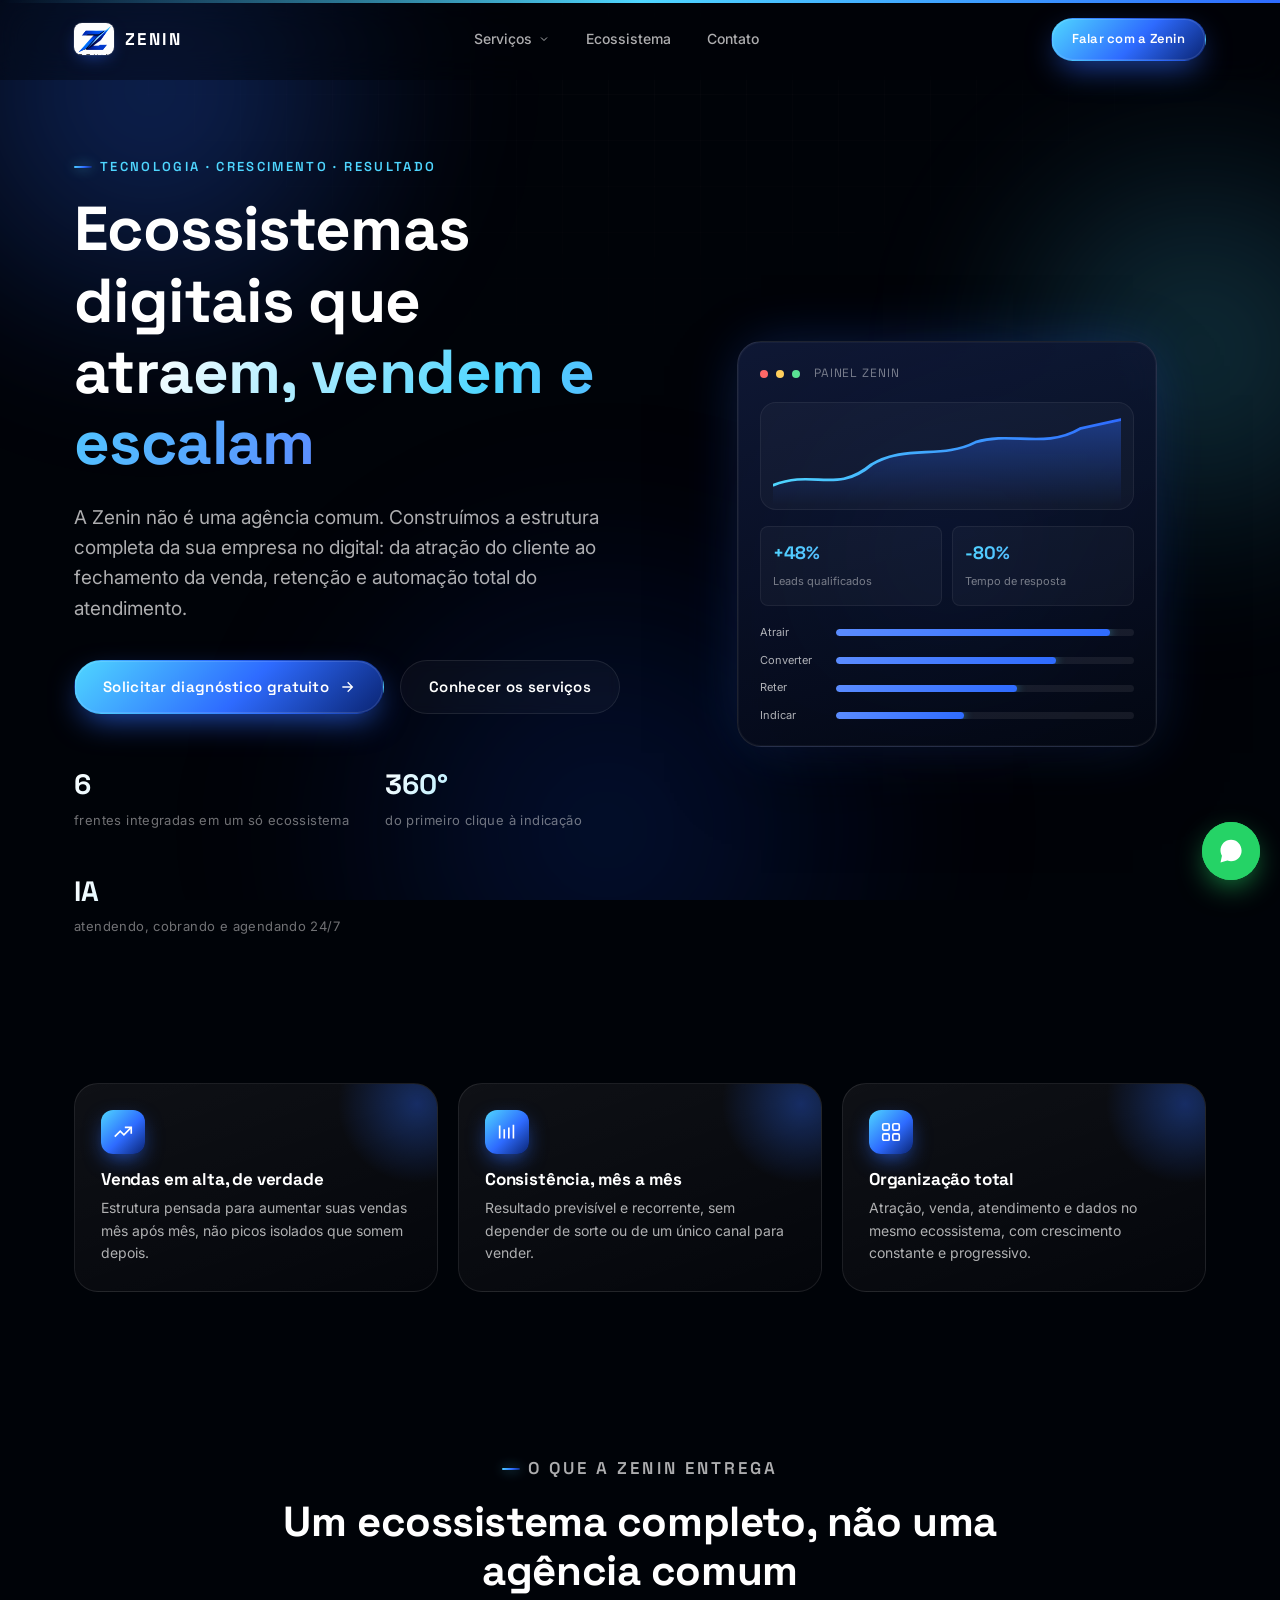
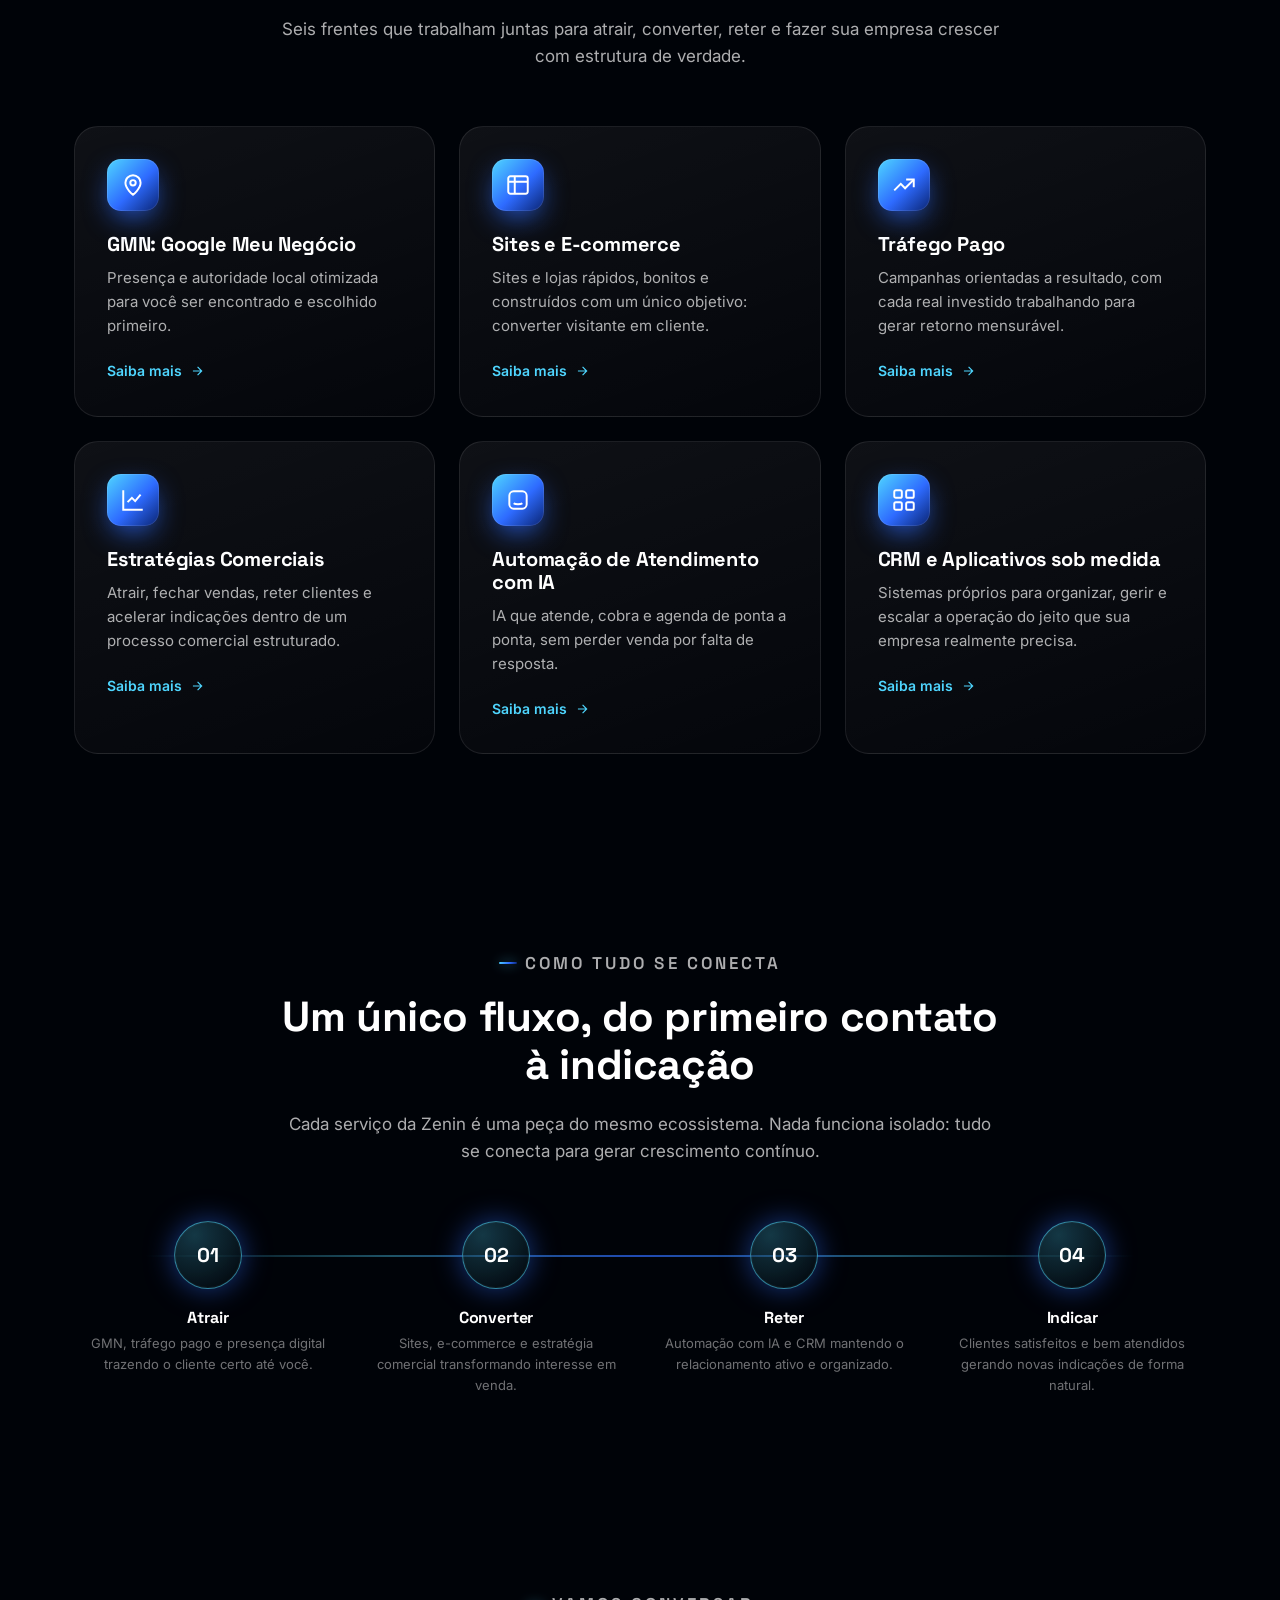
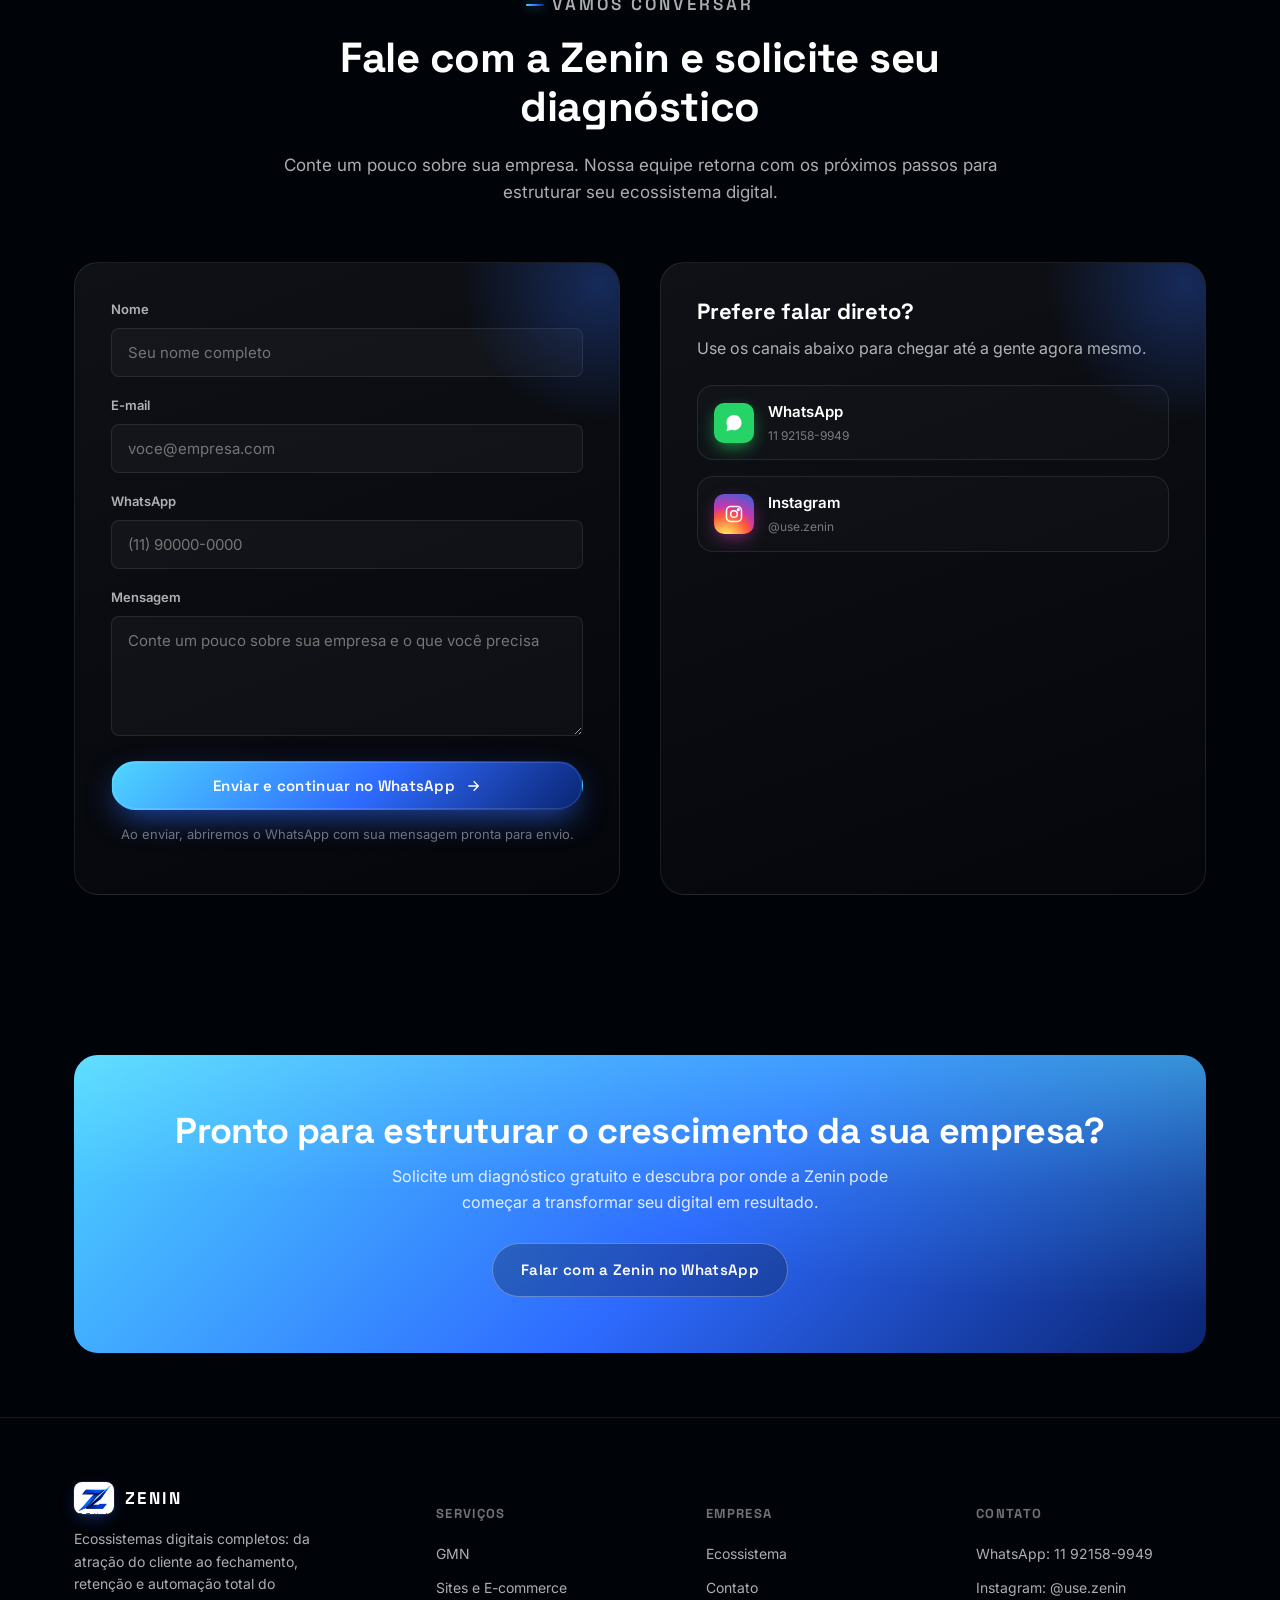
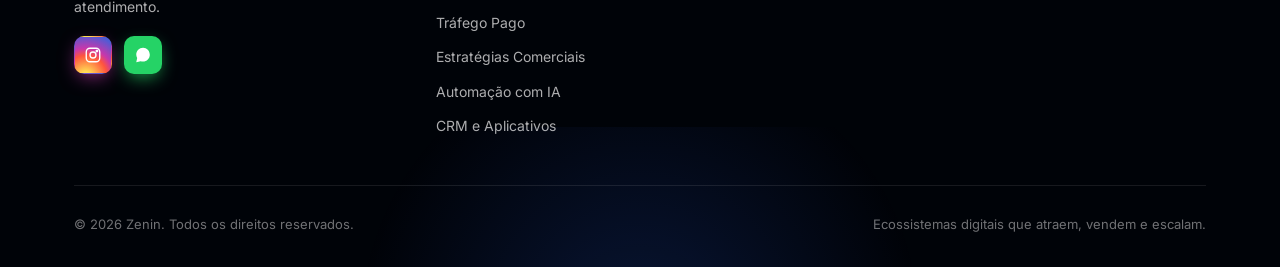
<file: index.html>
<!DOCTYPE html>
<html lang="pt-BR">
<head>
<meta charset="UTF-8">
<meta name="viewport" content="width=device-width, initial-scale=1.0">
<title>Zenin | Ecossistemas Digitais que Atraem, Vendem e Escalam</title>
<meta name="description" content="A Zenin constrói ecossistemas digitais completos: presença local, sites e e-commerce, tráfego pago, estratégias comerciais, automação de atendimento com IA e CRM sob medida.">
<link rel="icon" type="image/png" href="assets/logo.png">
<link rel="preconnect" href="https://fonts.googleapis.com">
<link rel="preconnect" href="https://fonts.gstatic.com" crossorigin>
<link href="https://fonts.googleapis.com/css2?family=Space+Grotesk:wght@500;600;700&family=Inter:wght@400;500;600;700&display=swap" rel="stylesheet">
<link rel="stylesheet" href="css/style.css">
</head>
<body>

<div class="aurora" aria-hidden="true"><span></span><span></span><span></span></div>

<!-- ===================== HEADER ===================== -->
<header class="header">
  <div class="container">
    <a href="index.html" class="brand">
      <span class="brand-mark"><img src="assets/logo-light-bg.png" alt="Zenin"></span><span class="brand-word">ZENIN</span>
    </a>

    <nav class="nav">
      <li class="has-dropdown" style="list-style:none;">
        <a href="#servicos" class="nav-link">Serviços
          <svg viewBox="0 0 24 24" fill="none" stroke="currentColor" stroke-width="2"><path d="M6 9l6 6 6-6"/></svg>
        </a>
        <div class="dropdown">
          <a href="servicos/gmn.html">GMN <span>Google Meu Negócio</span></a>
          <a href="servicos/sites-ecommerce.html">Sites e E-commerce <span>Alta conversão</span></a>
          <a href="servicos/trafego-pago.html">Tráfego Pago <span>Campanhas com ROI</span></a>
          <a href="servicos/estrategias-comerciais.html">Estratégias Comerciais <span>Fechar, reter, indicar</span></a>
          <a href="servicos/automacao-ia.html">Automação com IA <span>Atendimento ponta a ponta</span></a>
          <a href="servicos/crm-apps.html">CRM e Aplicativos <span>Sistemas sob medida</span></a>
        </div>
      </li>
      <a href="#ecossistema" class="nav-link">Ecossistema</a>
      <a href="#contato" class="nav-link">Contato</a>
    </nav>

    <div class="header-actions">
      <a href="https://wa.me/5511921589949?text=Ol%C3%A1%20Zenin%2C%20quero%20saber%20mais%20sobre%20os%20servi%C3%A7os" target="_blank" rel="noopener" class="btn btn--primary btn--sm"><span class="cta-full">Falar com a Zenin</span><span class="cta-short">Falar</span></a>
      <button class="nav-toggle" aria-label="Abrir menu" aria-expanded="false">
        <span></span><span></span><span></span>
      </button>
    </div>
  </div>
</header>

<!-- ===================== HERO ===================== -->
<section class="hero">
  <div class="container">
    <div class="hero-content">
      <p class="eyebrow" data-reveal="fade">Tecnologia · Crescimento · Resultado</p>
      <h1 data-reveal="fade">Ecossistemas digitais que <span class="accent">atraem, vendem e escalam</span></h1>
      <p class="lead" data-reveal="fade">A Zenin não é uma agência comum. Construímos a estrutura completa da sua empresa no digital: da atração do cliente ao fechamento da venda, retenção e automação total do atendimento.</p>
      <div class="hero-actions" data-reveal="fade">
        <a href="https://wa.me/5511921589949?text=Ol%C3%A1%20Zenin%2C%20quero%20solicitar%20um%20diagn%C3%B3stico" target="_blank" rel="noopener" class="btn btn--primary">
          Solicitar diagnóstico gratuito
          <svg viewBox="0 0 24 24" fill="none" stroke="currentColor" stroke-width="2"><path d="M5 12h14M13 5l7 7-7 7"/></svg>
        </a>
        <a href="#servicos" class="btn btn--ghost">Conhecer os serviços</a>
      </div>
      <div class="hero-stats" data-reveal="fade">
        <div>
          <strong data-count="6">0</strong>
          <span>frentes integradas em um só ecossistema</span>
        </div>
        <div>
          <strong data-count="360" data-suffix="°">0</strong>
          <span>do primeiro clique à indicação</span>
        </div>
        <div>
          <strong>IA</strong>
          <span>atendendo, cobrando e agendando 24/7</span>
        </div>
      </div>
    </div>

    <div class="hero-visual" data-reveal="fade">
      <div class="hv-glow" aria-hidden="true"></div>
      <div class="hv-card">
        <div class="hv-card-head">
          <span class="hv-dot"></span><span class="hv-dot"></span><span class="hv-dot"></span>
          <span class="hv-title">Painel Zenin</span>
        </div>
        <div class="hv-chart">
          <svg viewBox="0 0 300 100" preserveAspectRatio="none" aria-hidden="true">
            <defs>
              <linearGradient id="hvLineGrad" x1="0" y1="0" x2="1" y2="0">
                <stop offset="0%" stop-color="#4FD6FF"/>
                <stop offset="100%" stop-color="#2E6BFF"/>
              </linearGradient>
              <linearGradient id="hvFillGrad" x1="0" y1="0" x2="0" y2="1">
                <stop offset="0%" stop-color="#2E6BFF" stop-opacity="0.4"/>
                <stop offset="100%" stop-color="#2E6BFF" stop-opacity="0"/>
              </linearGradient>
            </defs>
            <path class="hv-area" d="M0,78 C35,60 55,88 85,55 C115,32 145,50 175,30 C205,18 235,38 265,15 L300,5 L300,100 L0,100 Z" fill="url(#hvFillGrad)"/>
            <path class="hv-line" d="M0,78 C35,60 55,88 85,55 C115,32 145,50 175,30 C205,18 235,38 265,15 L300,5" fill="none" stroke="url(#hvLineGrad)" stroke-width="3" stroke-linecap="round"/>
          </svg>
        </div>
        <div class="hv-stats">
          <div class="hv-stat">
            <span class="hv-num">+48%</span>
            <span class="hv-label">Leads qualificados</span>
          </div>
          <div class="hv-stat">
            <span class="hv-num">-80%</span>
            <span class="hv-label">Tempo de resposta</span>
          </div>
        </div>
        <div class="hv-funnel">
          <div class="hv-funnel-row"><span>Atrair</span><div class="hv-bar"><i style="--w:92%"></i></div></div>
          <div class="hv-funnel-row"><span>Converter</span><div class="hv-bar"><i style="--w:74%"></i></div></div>
          <div class="hv-funnel-row"><span>Reter</span><div class="hv-bar"><i style="--w:61%"></i></div></div>
          <div class="hv-funnel-row"><span>Indicar</span><div class="hv-bar"><i style="--w:43%"></i></div></div>
        </div>
      </div>
    </div>
  </div>
</section>

<!-- ===================== VALOR: CRESCIMENTO / CONSISTÊNCIA / ORGANIZAÇÃO ===================== -->
<section class="section section--tight">
  <div class="container">
    <div class="value-strip">
      <div class="value-card" data-reveal>
        <div class="value-icon">
          <svg viewBox="0 0 24 24" fill="none" stroke="currentColor" stroke-width="1.8"><path d="M3 17l6-6 4 4 8-8"/><path d="M14 7h7v7"/></svg>
        </div>
        <h3>Vendas em alta, de verdade</h3>
        <p>Estrutura pensada para aumentar suas vendas mês após mês, não picos isolados que somem depois.</p>
      </div>
      <div class="value-card" data-reveal>
        <div class="value-icon">
          <svg viewBox="0 0 24 24" fill="none" stroke="currentColor" stroke-width="1.8"><path d="M4 19V5m5 14V9m5 10V7m5 12V4"/></svg>
        </div>
        <h3>Consistência, mês a mês</h3>
        <p>Resultado previsível e recorrente, sem depender de sorte ou de um único canal para vender.</p>
      </div>
      <div class="value-card" data-reveal>
        <div class="value-icon">
          <svg viewBox="0 0 24 24" fill="none" stroke="currentColor" stroke-width="1.8"><rect x="3" y="3" width="7" height="7" rx="1.5"/><rect x="14" y="3" width="7" height="7" rx="1.5"/><rect x="3" y="14" width="7" height="7" rx="1.5"/><rect x="14" y="14" width="7" height="7" rx="1.5"/></svg>
        </div>
        <h3>Organização total</h3>
        <p>Atração, venda, atendimento e dados no mesmo ecossistema, com crescimento constante e progressivo.</p>
      </div>
    </div>
  </div>
</section>

<!-- ===================== SERVIÇOS ===================== -->
<section class="section" id="servicos">
  <div class="container">
    <div class="section-head center" data-reveal>
      <p class="eyebrow">O que a Zenin entrega</p>
      <h2>Um ecossistema completo, não uma agência comum</h2>
      <p>Seis frentes que trabalham juntas para atrair, converter, reter e fazer sua empresa crescer com estrutura de verdade.</p>
    </div>

    <div class="grid grid--services">

      <div class="card" data-reveal>
        <div class="card-icon">
          <svg viewBox="0 0 24 24" fill="none" stroke="currentColor" stroke-width="1.8"><path d="M12 21s-7-5.5-7-11a7 7 0 1 1 14 0c0 5.5-7 11-7 11z"/><circle cx="12" cy="10" r="2.5"/></svg>
        </div>
        <h3>GMN: Google Meu Negócio</h3>
        <p>Presença e autoridade local otimizada para você ser encontrado e escolhido primeiro.</p>
        <a href="servicos/gmn.html" class="card-link">Saiba mais
          <svg viewBox="0 0 24 24" fill="none" stroke="currentColor" stroke-width="2"><path d="M5 12h14M13 5l7 7-7 7"/></svg>
        </a>
      </div>

      <div class="card" data-reveal>
        <div class="card-icon">
          <svg viewBox="0 0 24 24" fill="none" stroke="currentColor" stroke-width="1.8"><rect x="3" y="4" width="18" height="16" rx="2"/><path d="M3 9h18M9 4v16"/></svg>
        </div>
        <h3>Sites e E-commerce</h3>
        <p>Sites e lojas rápidos, bonitos e construídos com um único objetivo: converter visitante em cliente.</p>
        <a href="servicos/sites-ecommerce.html" class="card-link">Saiba mais
          <svg viewBox="0 0 24 24" fill="none" stroke="currentColor" stroke-width="2"><path d="M5 12h14M13 5l7 7-7 7"/></svg>
        </a>
      </div>

      <div class="card" data-reveal>
        <div class="card-icon">
          <svg viewBox="0 0 24 24" fill="none" stroke="currentColor" stroke-width="1.8"><path d="M3 17l6-6 4 4 8-8"/><path d="M14 7h7v7"/></svg>
        </div>
        <h3>Tráfego Pago</h3>
        <p>Campanhas orientadas a resultado, com cada real investido trabalhando para gerar retorno mensurável.</p>
        <a href="servicos/trafego-pago.html" class="card-link">Saiba mais
          <svg viewBox="0 0 24 24" fill="none" stroke="currentColor" stroke-width="2"><path d="M5 12h14M13 5l7 7-7 7"/></svg>
        </a>
      </div>

      <div class="card" data-reveal>
        <div class="card-icon">
          <svg viewBox="0 0 24 24" fill="none" stroke="currentColor" stroke-width="1.8"><path d="M3 3v18h18"/><path d="M7 14l4-4 3 3 5-6"/></svg>
        </div>
        <h3>Estratégias Comerciais</h3>
        <p>Atrair, fechar vendas, reter clientes e acelerar indicações dentro de um processo comercial estruturado.</p>
        <a href="servicos/estrategias-comerciais.html" class="card-link">Saiba mais
          <svg viewBox="0 0 24 24" fill="none" stroke="currentColor" stroke-width="2"><path d="M5 12h14M13 5l7 7-7 7"/></svg>
        </a>
      </div>

      <div class="card" data-reveal>
        <div class="card-icon">
          <svg viewBox="0 0 24 24" fill="none" stroke="currentColor" stroke-width="1.8"><rect x="4" y="4" width="16" height="16" rx="4"/><path d="M9 9h.01M15 9h.01M8 15c1.5 1.3 6.5 1.3 8 0"/></svg>
        </div>
        <h3>Automação de Atendimento com IA</h3>
        <p>IA que atende, cobra e agenda de ponta a ponta, sem perder venda por falta de resposta.</p>
        <a href="servicos/automacao-ia.html" class="card-link">Saiba mais
          <svg viewBox="0 0 24 24" fill="none" stroke="currentColor" stroke-width="2"><path d="M5 12h14M13 5l7 7-7 7"/></svg>
        </a>
      </div>

      <div class="card" data-reveal>
        <div class="card-icon">
          <svg viewBox="0 0 24 24" fill="none" stroke="currentColor" stroke-width="1.8"><rect x="3" y="3" width="7" height="7" rx="1.5"/><rect x="14" y="3" width="7" height="7" rx="1.5"/><rect x="3" y="14" width="7" height="7" rx="1.5"/><rect x="14" y="14" width="7" height="7" rx="1.5"/></svg>
        </div>
        <h3>CRM e Aplicativos sob medida</h3>
        <p>Sistemas próprios para organizar, gerir e escalar a operação do jeito que sua empresa realmente precisa.</p>
        <a href="servicos/crm-apps.html" class="card-link">Saiba mais
          <svg viewBox="0 0 24 24" fill="none" stroke="currentColor" stroke-width="2"><path d="M5 12h14M13 5l7 7-7 7"/></svg>
        </a>
      </div>

    </div>
  </div>
</section>

<!-- ===================== ECOSSISTEMA ===================== -->
<section class="section" id="ecossistema">
  <div class="container">
    <div class="section-head center" data-reveal>
      <p class="eyebrow">Como tudo se conecta</p>
      <h2>Um único fluxo, do primeiro contato à indicação</h2>
      <p>Cada serviço da Zenin é uma peça do mesmo ecossistema. Nada funciona isolado: tudo se conecta para gerar crescimento contínuo.</p>
    </div>

    <div class="flow">
      <div class="flow-step" data-reveal>
        <div class="num">01</div>
        <h4>Atrair</h4>
        <p>GMN, tráfego pago e presença digital trazendo o cliente certo até você.</p>
      </div>
      <div class="flow-step" data-reveal>
        <div class="num">02</div>
        <h4>Converter</h4>
        <p>Sites, e-commerce e estratégia comercial transformando interesse em venda.</p>
      </div>
      <div class="flow-step" data-reveal>
        <div class="num">03</div>
        <h4>Reter</h4>
        <p>Automação com IA e CRM mantendo o relacionamento ativo e organizado.</p>
      </div>
      <div class="flow-step" data-reveal>
        <div class="num">04</div>
        <h4>Indicar</h4>
        <p>Clientes satisfeitos e bem atendidos gerando novas indicações de forma natural.</p>
      </div>
    </div>
  </div>
</section>

<!-- ===================== CONTATO ===================== -->
<section class="section" id="contato">
  <div class="container">
    <div class="section-head center" data-reveal>
      <p class="eyebrow">Vamos conversar</p>
      <h2>Fale com a Zenin e solicite seu diagnóstico</h2>
      <p>Conte um pouco sobre sua empresa. Nossa equipe retorna com os próximos passos para estruturar seu ecossistema digital.</p>
    </div>

    <div class="contact-grid">
      <div class="contact-panel" data-reveal>
        <form id="contact-form">
          <div class="form-group">
            <label for="name">Nome</label>
            <input type="text" id="name" name="name" placeholder="Seu nome completo" required>
          </div>
          <div class="form-group">
            <label for="email">E-mail</label>
            <input type="email" id="email" name="email" placeholder="voce@empresa.com" required>
          </div>
          <div class="form-group">
            <label for="whatsapp">WhatsApp</label>
            <input type="tel" id="whatsapp" name="whatsapp" placeholder="(11) 90000-0000" required>
          </div>
          <div class="form-group">
            <label for="message">Mensagem</label>
            <textarea id="message" name="message" placeholder="Conte um pouco sobre sua empresa e o que você precisa"></textarea>
          </div>
          <button type="submit" class="btn btn--primary btn--block">
            Enviar e continuar no WhatsApp
            <svg viewBox="0 0 24 24" fill="none" stroke="currentColor" stroke-width="2"><path d="M5 12h14M13 5l7 7-7 7"/></svg>
          </button>
          <p class="form-note">Ao enviar, abriremos o WhatsApp com sua mensagem pronta para envio.</p>
          <div class="form-success" id="form-success">Prontinho! Confirme o envio no WhatsApp que abriu.</div>
        </form>
      </div>

      <div class="contact-panel" data-reveal>
        <h3>Prefere falar direto?</h3>
        <p style="color:var(--text-muted); margin-top:8px;">Use os canais abaixo para chegar até a gente agora mesmo.</p>
        <div class="contact-list">
          <a href="https://wa.me/5511921589949?text=Ol%C3%A1%20Zenin%2C%20quero%20saber%20mais%20sobre%20os%20servi%C3%A7os" target="_blank" rel="noopener">
            <span class="ic ic--whatsapp">
              <svg viewBox="0 0 32 32" fill="currentColor"><path d="M16.04 3C9.37 3 3.98 8.39 3.98 15.06c0 2.2.58 4.35 1.68 6.25L4 29l7.85-2.06a12.07 12.07 0 0 0 4.19.75h.01c6.67 0 12.06-5.39 12.06-12.06C28.11 8.39 22.72 3 16.04 3zm5.5 17.56c-.3-.15-1.78-.88-2.06-.98-.28-.1-.48-.15-.68.15-.2.3-.78.98-.96 1.18-.18.2-.35.22-.65.07-.3-.15-1.28-.47-2.43-1.5-.9-.8-1.5-1.79-1.68-2.09-.18-.3-.02-.46.13-.61.14-.14.3-.35.45-.53.15-.18.2-.3.3-.5.1-.2.05-.38-.02-.53-.07-.15-.68-1.63-.93-2.24-.24-.58-.49-.5-.68-.51h-.58c-.2 0-.53.07-.8.38-.28.3-1.05 1.03-1.05 2.5 0 1.48 1.08 2.9 1.23 3.1.15.2 2.13 3.25 5.16 4.56.72.31 1.28.5 1.72.64.72.23 1.38.2 1.9.12.58-.09 1.78-.73 2.03-1.43.25-.7.25-1.3.18-1.43-.07-.13-.27-.2-.57-.35z"/></svg>
            </span>
            <span>WhatsApp<br><small>11 92158-9949</small></span>
          </a>
          <a href="https://www.instagram.com/use.zenin/" target="_blank" rel="noopener">
            <span class="ic ic--instagram">
              <svg viewBox="0 0 24 24" fill="none" stroke="currentColor" stroke-width="1.8"><rect x="3" y="3" width="18" height="18" rx="5"/><circle cx="12" cy="12" r="4"/><circle cx="17.2" cy="6.8" r="1"/></svg>
            </span>
            <span>Instagram<br><small>@use.zenin</small></span>
          </a>
        </div>
      </div>
    </div>
  </div>
</section>

<!-- ===================== CTA FINAL ===================== -->
<section class="section section--tight">
  <div class="container">
    <div class="cta-band" data-reveal>
      <h2>Pronto para estruturar o crescimento da sua empresa?</h2>
      <p>Solicite um diagnóstico gratuito e descubra por onde a Zenin pode começar a transformar seu digital em resultado.</p>
      <div class="cta-actions">
        <a href="https://wa.me/5511921589949?text=Ol%C3%A1%20Zenin%2C%20quero%20solicitar%20um%20diagn%C3%B3stico" target="_blank" rel="noopener" class="btn btn--ghost">Falar com a Zenin no WhatsApp</a>
      </div>
    </div>
  </div>
</section>

<!-- ===================== FOOTER ===================== -->
<footer class="footer">
  <div class="container">
    <div class="footer-top">
      <div class="footer-brand">
        <a href="index.html" class="brand">
          <span class="brand-mark"><img src="assets/logo-light-bg.png" alt="Zenin"></span><span class="brand-word">ZENIN</span>
        </a>
        <p>Ecossistemas digitais completos: da atração do cliente ao fechamento, retenção e automação total do atendimento.</p>
        <div class="footer-social">
          <a href="https://www.instagram.com/use.zenin/" target="_blank" rel="noopener" aria-label="Instagram da Zenin" class="is-instagram">
            <svg viewBox="0 0 24 24" fill="none" stroke="currentColor" stroke-width="1.8"><rect x="3" y="3" width="18" height="18" rx="5"/><circle cx="12" cy="12" r="4"/><circle cx="17.2" cy="6.8" r="1"/></svg>
          </a>
          <a href="https://wa.me/5511921589949" target="_blank" rel="noopener" aria-label="WhatsApp da Zenin" class="is-whatsapp">
            <svg viewBox="0 0 32 32" fill="currentColor"><path d="M16.04 3C9.37 3 3.98 8.39 3.98 15.06c0 2.2.58 4.35 1.68 6.25L4 29l7.85-2.06a12.07 12.07 0 0 0 4.19.75h.01c6.67 0 12.06-5.39 12.06-12.06C28.11 8.39 22.72 3 16.04 3zm5.5 17.56c-.3-.15-1.78-.88-2.06-.98-.28-.1-.48-.15-.68.15-.2.3-.78.98-.96 1.18-.18.2-.35.22-.65.07-.3-.15-1.28-.47-2.43-1.5-.9-.8-1.5-1.79-1.68-2.09-.18-.3-.02-.46.13-.61.14-.14.3-.35.45-.53.15-.18.2-.3.3-.5.1-.2.05-.38-.02-.53-.07-.15-.68-1.63-.93-2.24-.24-.58-.49-.5-.68-.51h-.58c-.2 0-.53.07-.8.38-.28.3-1.05 1.03-1.05 2.5 0 1.48 1.08 2.9 1.23 3.1.15.2 2.13 3.25 5.16 4.56.72.31 1.28.5 1.72.64.72.23 1.38.2 1.9.12.58-.09 1.78-.73 2.03-1.43.25-.7.25-1.3.18-1.43-.07-.13-.27-.2-.57-.35z"/></svg>
          </a>
        </div>
      </div>

      <div>
        <h5>Serviços</h5>
        <div class="footer-links">
          <a href="servicos/gmn.html">GMN</a>
          <a href="servicos/sites-ecommerce.html">Sites e E-commerce</a>
          <a href="servicos/trafego-pago.html">Tráfego Pago</a>
          <a href="servicos/estrategias-comerciais.html">Estratégias Comerciais</a>
          <a href="servicos/automacao-ia.html">Automação com IA</a>
          <a href="servicos/crm-apps.html">CRM e Aplicativos</a>
        </div>
      </div>

      <div>
        <h5>Empresa</h5>
        <div class="footer-links">
          <a href="index.html#ecossistema">Ecossistema</a>
          <a href="index.html#contato">Contato</a>
        </div>
      </div>

      <div>
        <h5>Contato</h5>
        <div class="footer-links">
          <a href="https://wa.me/5511921589949" target="_blank" rel="noopener">WhatsApp: 11 92158-9949</a>
          <a href="https://www.instagram.com/use.zenin/" target="_blank" rel="noopener">Instagram: @use.zenin</a>
        </div>
      </div>
    </div>

    <div class="footer-bottom">
      <span>© <span data-year></span> Zenin. Todos os direitos reservados.</span>
      <span>Ecossistemas digitais que atraem, vendem e escalam.</span>
    </div>
  </div>
</footer>

<a href="https://wa.me/5511921589949?text=Ol%C3%A1%20Zenin%2C%20quero%20saber%20mais%20sobre%20os%20servi%C3%A7os" target="_blank" rel="noopener" class="wa-float" aria-label="Falar no WhatsApp">
  <svg viewBox="0 0 32 32" fill="currentColor"><path d="M16.04 3C9.37 3 3.98 8.39 3.98 15.06c0 2.2.58 4.35 1.68 6.25L4 29l7.85-2.06a12.07 12.07 0 0 0 4.19.75h.01c6.67 0 12.06-5.39 12.06-12.06C28.11 8.39 22.72 3 16.04 3zm5.5 17.56c-.3-.15-1.78-.88-2.06-.98-.28-.1-.48-.15-.68.15-.2.3-.78.98-.96 1.18-.18.2-.35.22-.65.07-.3-.15-1.28-.47-2.43-1.5-.9-.8-1.5-1.79-1.68-2.09-.18-.3-.02-.46.13-.61.14-.14.3-.35.45-.53.15-.18.2-.3.3-.5.1-.2.05-.38-.02-.53-.07-.15-.68-1.63-.93-2.24-.24-.58-.49-.5-.68-.51h-.58c-.2 0-.53.07-.8.38-.28.3-1.05 1.03-1.05 2.5 0 1.48 1.08 2.9 1.23 3.1.15.2 2.13 3.25 5.16 4.56.72.31 1.28.5 1.72.64.72.23 1.38.2 1.9.12.58-.09 1.78-.73 2.03-1.43.25-.7.25-1.3.18-1.43-.07-.13-.27-.2-.57-.35z"/></svg>
</a>

<script src="js/main.js"></script>
</body>
</html>
</file>
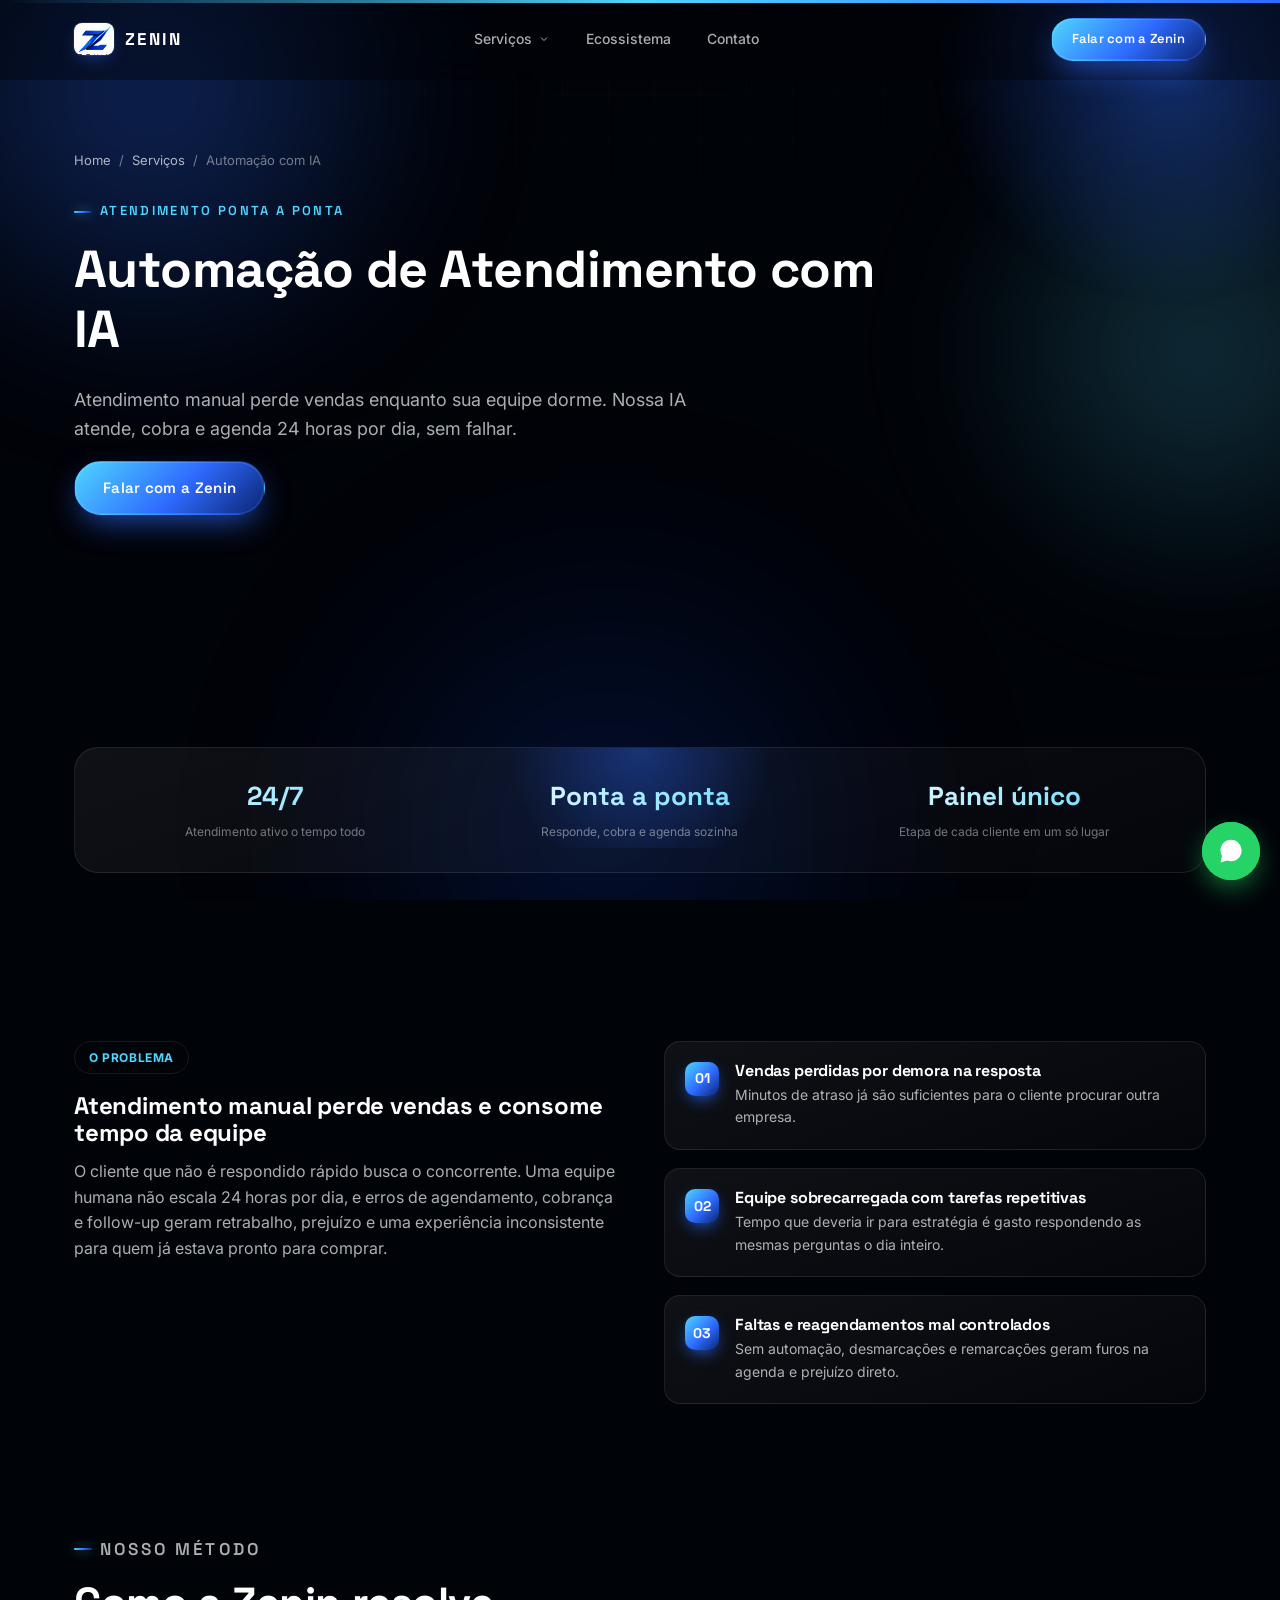
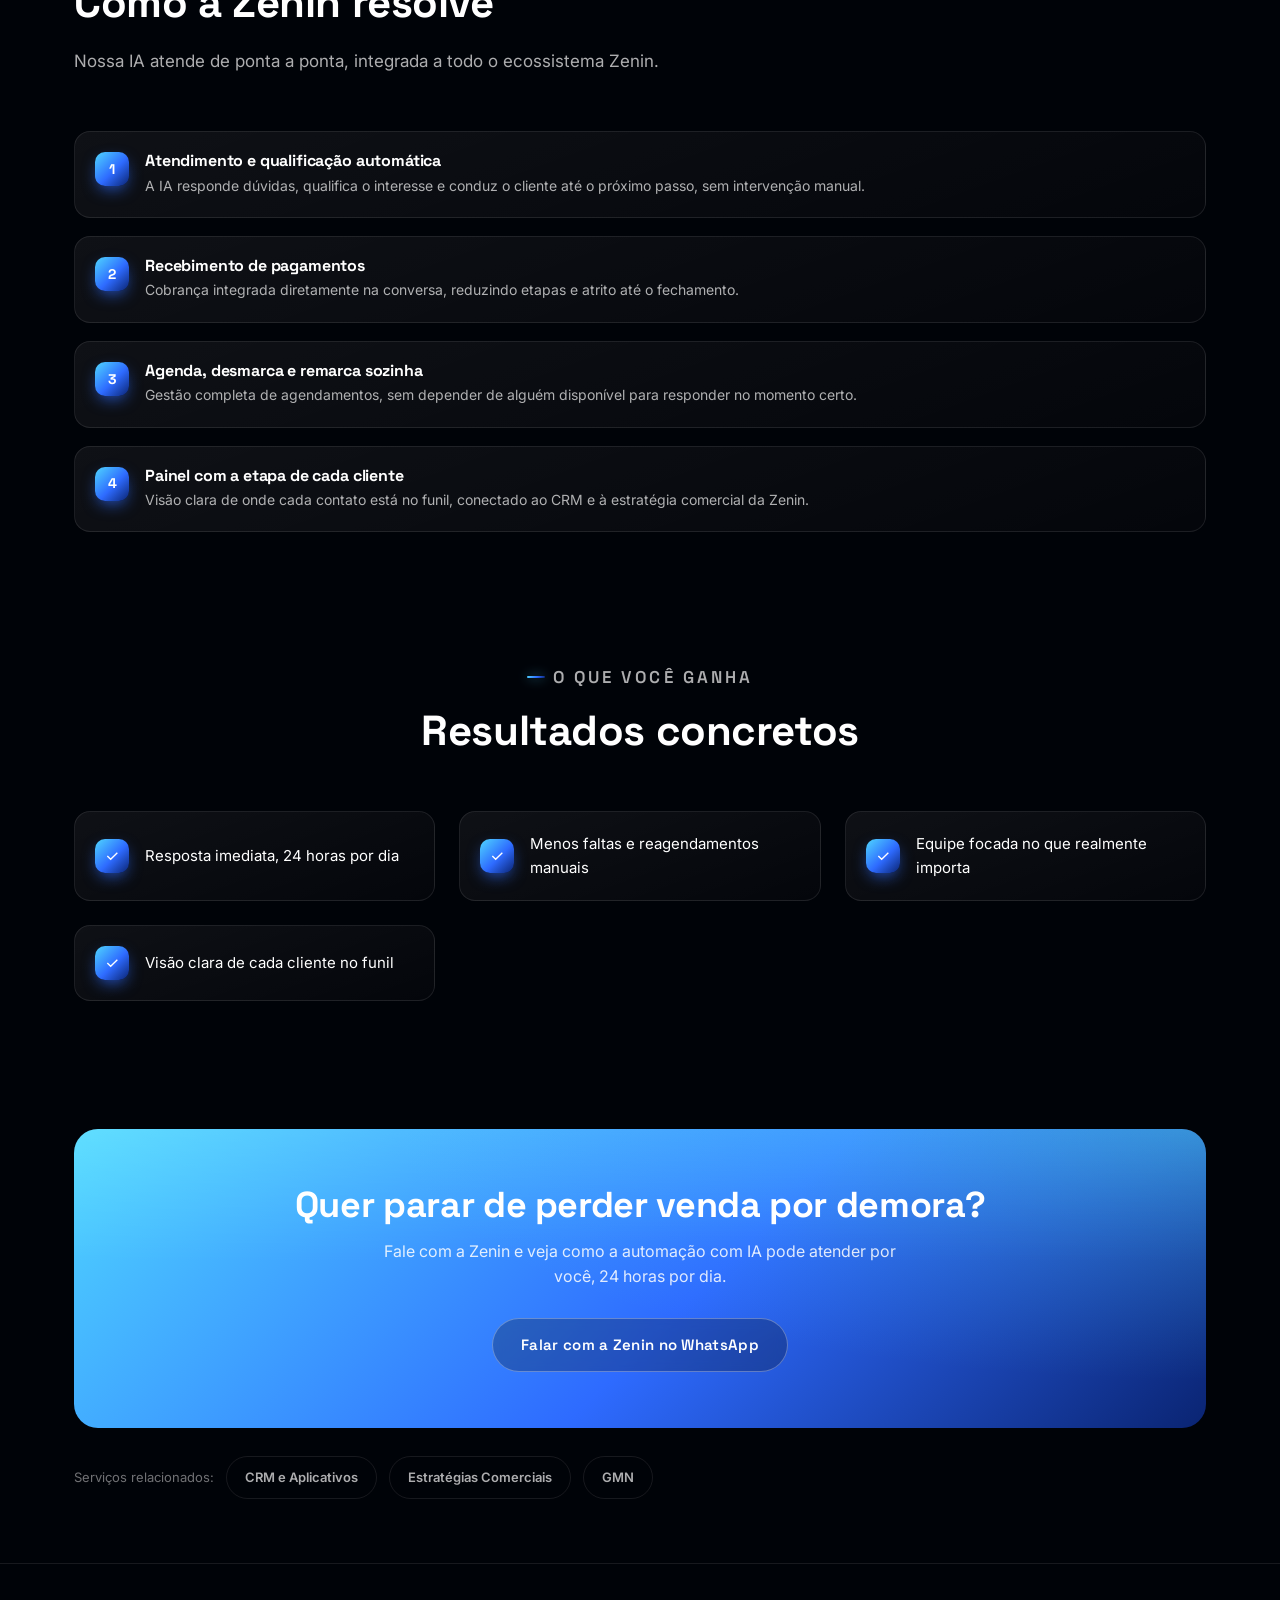
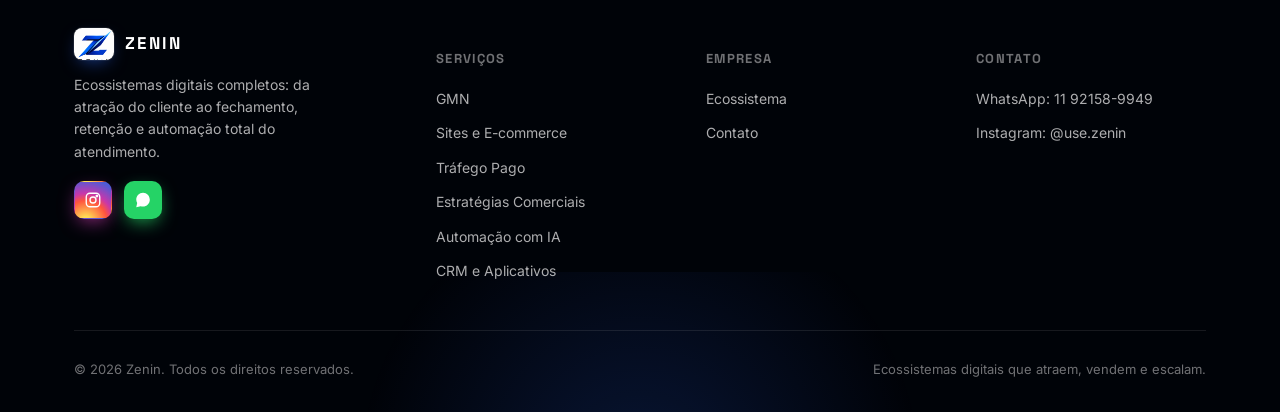
<file: servicos/automacao-ia.html>
<!DOCTYPE html>
<html lang="pt-BR">
<head>
<meta charset="UTF-8">
<meta name="viewport" content="width=device-width, initial-scale=1.0">
<title>Automação de Atendimento com IA | Zenin</title>
<meta name="description" content="IA que atende, cobra e agenda de ponta a ponta, sem perder venda por falta de resposta.">
<link rel="icon" type="image/png" href="../assets/logo.png">
<link rel="preconnect" href="https://fonts.googleapis.com">
<link rel="preconnect" href="https://fonts.gstatic.com" crossorigin>
<link href="https://fonts.googleapis.com/css2?family=Space+Grotesk:wght@500;600;700&family=Inter:wght@400;500;600;700&display=swap" rel="stylesheet">
<link rel="stylesheet" href="../css/style.css">
</head>
<body>

<div class="aurora" aria-hidden="true"><span></span><span></span><span></span></div>

<header class="header">
  <div class="container">
    <a href="../index.html" class="brand">
      <span class="brand-mark"><img src="../assets/logo-light-bg.png" alt="Zenin"></span><span class="brand-word">ZENIN</span>
    </a>
    <nav class="nav">
      <li class="has-dropdown" style="list-style:none;">
        <a href="../index.html#servicos" class="nav-link">Serviços
          <svg viewBox="0 0 24 24" fill="none" stroke="currentColor" stroke-width="2"><path d="M6 9l6 6 6-6"/></svg>
        </a>
        <div class="dropdown">
          <a href="gmn.html">GMN <span>Google Meu Negócio</span></a>
          <a href="sites-ecommerce.html">Sites e E-commerce <span>Alta conversão</span></a>
          <a href="trafego-pago.html">Tráfego Pago <span>Campanhas com ROI</span></a>
          <a href="estrategias-comerciais.html">Estratégias Comerciais <span>Fechar, reter, indicar</span></a>
          <a href="automacao-ia.html">Automação com IA <span>Atendimento ponta a ponta</span></a>
          <a href="crm-apps.html">CRM e Aplicativos <span>Sistemas sob medida</span></a>
        </div>
      </li>
      <a href="../index.html#ecossistema" class="nav-link">Ecossistema</a>
      <a href="../index.html#contato" class="nav-link">Contato</a>
    </nav>
    <div class="header-actions">
      <a href="https://wa.me/5511921589949?text=Ol%C3%A1%20Zenin%2C%20quero%20saber%20mais%20sobre%20os%20servi%C3%A7os" target="_blank" rel="noopener" class="btn btn--primary btn--sm"><span class="cta-full">Falar com a Zenin</span><span class="cta-short">Falar</span></a>
      <button class="nav-toggle" aria-label="Abrir menu" aria-expanded="false">
        <span></span><span></span><span></span>
      </button>
    </div>
  </div>
</header>

<section class="page-hero">
  <div class="container">
    <div class="breadcrumbs">
      <a href="../index.html">Home</a> / <a href="../index.html#servicos">Serviços</a> / <span>Automação com IA</span>
    </div>
    <p class="eyebrow">Atendimento Ponta a Ponta</p>
    <h1>Automação de Atendimento com IA</h1>
    <p class="lead">Atendimento manual perde vendas enquanto sua equipe dorme. Nossa IA atende, cobra e agenda 24 horas por dia, sem falhar.</p>
    <div class="hero-actions">
      <a href="https://wa.me/5511921589949?text=Ol%C3%A1%20Zenin%2C%20quero%20saber%20mais%20sobre%20automa%C3%A7%C3%A3o%20de%20atendimento%20com%20IA" target="_blank" rel="noopener" class="btn btn--primary">Falar com a Zenin</a>
    </div>
  </div>
</section>

<section class="section--tight">
  <div class="container">
    <div class="stat-strip" data-reveal>
      <div><strong>24/7</strong><span>Atendimento ativo o tempo todo</span></div>
      <div><strong>Ponta a ponta</strong><span>Responde, cobra e agenda sozinha</span></div>
      <div><strong>Painel único</strong><span>Etapa de cada cliente em um só lugar</span></div>
    </div>
  </div>
</section>

<section class="section section--tight">
  <div class="container">
    <div class="two-col">
      <div data-reveal>
        <span class="pill">O problema</span>
        <h2>Atendimento manual perde vendas e consome tempo da equipe</h2>
        <p style="color:var(--text-muted); font-size:16px;">O cliente que não é respondido rápido busca o concorrente. Uma equipe humana não escala 24 horas por dia, e erros de agendamento, cobrança e follow-up geram retrabalho, prejuízo e uma experiência inconsistente para quem já estava pronto para comprar.</p>
      </div>
      <div data-reveal>
        <div class="pain-list">
          <div class="pain-item">
            <div class="mark">01</div>
            <div>
              <h4>Vendas perdidas por demora na resposta</h4>
              <p>Minutos de atraso já são suficientes para o cliente procurar outra empresa.</p>
            </div>
          </div>
          <div class="pain-item">
            <div class="mark">02</div>
            <div>
              <h4>Equipe sobrecarregada com tarefas repetitivas</h4>
              <p>Tempo que deveria ir para estratégia é gasto respondendo as mesmas perguntas o dia inteiro.</p>
            </div>
          </div>
          <div class="pain-item">
            <div class="mark">03</div>
            <div>
              <h4>Faltas e reagendamentos mal controlados</h4>
              <p>Sem automação, desmarcações e remarcações geram furos na agenda e prejuízo direto.</p>
            </div>
          </div>
        </div>
      </div>
    </div>
  </div>
</section>

<section class="section section--tight">
  <div class="container">
    <div class="section-head" data-reveal>
      <p class="eyebrow">Nosso método</p>
      <h2>Como a Zenin resolve</h2>
      <p>Nossa IA atende de ponta a ponta, integrada a todo o ecossistema Zenin.</p>
    </div>
    <div class="steps-list">
      <div class="step-item" data-reveal>
        <div class="mark">1</div>
        <div>
          <h4>Atendimento e qualificação automática</h4>
          <p>A IA responde dúvidas, qualifica o interesse e conduz o cliente até o próximo passo, sem intervenção manual.</p>
        </div>
      </div>
      <div class="step-item" data-reveal>
        <div class="mark">2</div>
        <div>
          <h4>Recebimento de pagamentos</h4>
          <p>Cobrança integrada diretamente na conversa, reduzindo etapas e atrito até o fechamento.</p>
        </div>
      </div>
      <div class="step-item" data-reveal>
        <div class="mark">3</div>
        <div>
          <h4>Agenda, desmarca e remarca sozinha</h4>
          <p>Gestão completa de agendamentos, sem depender de alguém disponível para responder no momento certo.</p>
        </div>
      </div>
      <div class="step-item" data-reveal>
        <div class="mark">4</div>
        <div>
          <h4>Painel com a etapa de cada cliente</h4>
          <p>Visão clara de onde cada contato está no funil, conectado ao CRM e à estratégia comercial da Zenin.</p>
        </div>
      </div>
    </div>
  </div>
</section>

<section class="section section--tight">
  <div class="container">
    <div class="section-head center" data-reveal>
      <p class="eyebrow">O que você ganha</p>
      <h2>Resultados concretos</h2>
    </div>
    <div class="grid grid--services">
      <div class="result-item" data-reveal>
        <div class="mark"><svg viewBox="0 0 24 24" fill="none" stroke="currentColor" stroke-width="2"><path d="M5 12l5 5L20 7"/></svg></div>
        <p>Resposta imediata, 24 horas por dia</p>
      </div>
      <div class="result-item" data-reveal>
        <div class="mark"><svg viewBox="0 0 24 24" fill="none" stroke="currentColor" stroke-width="2"><path d="M5 12l5 5L20 7"/></svg></div>
        <p>Menos faltas e reagendamentos manuais</p>
      </div>
      <div class="result-item" data-reveal>
        <div class="mark"><svg viewBox="0 0 24 24" fill="none" stroke="currentColor" stroke-width="2"><path d="M5 12l5 5L20 7"/></svg></div>
        <p>Equipe focada no que realmente importa</p>
      </div>
      <div class="result-item" data-reveal>
        <div class="mark"><svg viewBox="0 0 24 24" fill="none" stroke="currentColor" stroke-width="2"><path d="M5 12l5 5L20 7"/></svg></div>
        <p>Visão clara de cada cliente no funil</p>
      </div>
    </div>
  </div>
</section>

<section class="section section--tight">
  <div class="container">
    <div class="cta-band" data-reveal>
      <h2>Quer parar de perder venda por demora?</h2>
      <p>Fale com a Zenin e veja como a automação com IA pode atender por você, 24 horas por dia.</p>
      <div class="cta-actions">
        <a href="https://wa.me/5511921589949?text=Ol%C3%A1%20Zenin%2C%20quero%20saber%20mais%20sobre%20automa%C3%A7%C3%A3o%20de%20atendimento%20com%20IA" target="_blank" rel="noopener" class="btn btn--ghost">Falar com a Zenin no WhatsApp</a>
      </div>
    </div>
    <div class="related-links" data-reveal>
      <span style="color:var(--text-faint); font-size:13px; padding:10px 0;">Serviços relacionados:</span>
      <a href="crm-apps.html">CRM e Aplicativos</a>
      <a href="estrategias-comerciais.html">Estratégias Comerciais</a>
      <a href="gmn.html">GMN</a>
    </div>
  </div>
</section>

<footer class="footer">
  <div class="container">
    <div class="footer-top">
      <div class="footer-brand">
        <a href="../index.html" class="brand">
          <span class="brand-mark"><img src="../assets/logo-light-bg.png" alt="Zenin"></span><span class="brand-word">ZENIN</span>
        </a>
        <p>Ecossistemas digitais completos: da atração do cliente ao fechamento, retenção e automação total do atendimento.</p>
        <div class="footer-social">
          <a href="https://www.instagram.com/use.zenin/" target="_blank" rel="noopener" aria-label="Instagram da Zenin" class="is-instagram">
            <svg viewBox="0 0 24 24" fill="none" stroke="currentColor" stroke-width="1.8"><rect x="3" y="3" width="18" height="18" rx="5"/><circle cx="12" cy="12" r="4"/><circle cx="17.2" cy="6.8" r="1"/></svg>
          </a>
          <a href="https://wa.me/5511921589949" target="_blank" rel="noopener" aria-label="WhatsApp da Zenin" class="is-whatsapp">
            <svg viewBox="0 0 32 32" fill="currentColor"><path d="M16.04 3C9.37 3 3.98 8.39 3.98 15.06c0 2.2.58 4.35 1.68 6.25L4 29l7.85-2.06a12.07 12.07 0 0 0 4.19.75h.01c6.67 0 12.06-5.39 12.06-12.06C28.11 8.39 22.72 3 16.04 3zm5.5 17.56c-.3-.15-1.78-.88-2.06-.98-.28-.1-.48-.15-.68.15-.2.3-.78.98-.96 1.18-.18.2-.35.22-.65.07-.3-.15-1.28-.47-2.43-1.5-.9-.8-1.5-1.79-1.68-2.09-.18-.3-.02-.46.13-.61.14-.14.3-.35.45-.53.15-.18.2-.3.3-.5.1-.2.05-.38-.02-.53-.07-.15-.68-1.63-.93-2.24-.24-.58-.49-.5-.68-.51h-.58c-.2 0-.53.07-.8.38-.28.3-1.05 1.03-1.05 2.5 0 1.48 1.08 2.9 1.23 3.1.15.2 2.13 3.25 5.16 4.56.72.31 1.28.5 1.72.64.72.23 1.38.2 1.9.12.58-.09 1.78-.73 2.03-1.43.25-.7.25-1.3.18-1.43-.07-.13-.27-.2-.57-.35z"/></svg>
          </a>
        </div>
      </div>
      <div>
        <h5>Serviços</h5>
        <div class="footer-links">
          <a href="gmn.html">GMN</a>
          <a href="sites-ecommerce.html">Sites e E-commerce</a>
          <a href="trafego-pago.html">Tráfego Pago</a>
          <a href="estrategias-comerciais.html">Estratégias Comerciais</a>
          <a href="automacao-ia.html">Automação com IA</a>
          <a href="crm-apps.html">CRM e Aplicativos</a>
        </div>
      </div>
      <div>
        <h5>Empresa</h5>
        <div class="footer-links">
          <a href="../index.html#ecossistema">Ecossistema</a>
          <a href="../index.html#contato">Contato</a>
        </div>
      </div>
      <div>
        <h5>Contato</h5>
        <div class="footer-links">
          <a href="https://wa.me/5511921589949" target="_blank" rel="noopener">WhatsApp: 11 92158-9949</a>
          <a href="https://www.instagram.com/use.zenin/" target="_blank" rel="noopener">Instagram: @use.zenin</a>
        </div>
      </div>
    </div>
    <div class="footer-bottom">
      <span>© <span data-year></span> Zenin. Todos os direitos reservados.</span>
      <span>Ecossistemas digitais que atraem, vendem e escalam.</span>
    </div>
  </div>
</footer>

<a href="https://wa.me/5511921589949?text=Ol%C3%A1%20Zenin%2C%20quero%20saber%20mais%20sobre%20automa%C3%A7%C3%A3o%20de%20atendimento%20com%20IA" target="_blank" rel="noopener" class="wa-float" aria-label="Falar no WhatsApp">
  <svg viewBox="0 0 32 32" fill="currentColor"><path d="M16.04 3C9.37 3 3.98 8.39 3.98 15.06c0 2.2.58 4.35 1.68 6.25L4 29l7.85-2.06a12.07 12.07 0 0 0 4.19.75h.01c6.67 0 12.06-5.39 12.06-12.06C28.11 8.39 22.72 3 16.04 3zm5.5 17.56c-.3-.15-1.78-.88-2.06-.98-.28-.1-.48-.15-.68.15-.2.3-.78.98-.96 1.18-.18.2-.35.22-.65.07-.3-.15-1.28-.47-2.43-1.5-.9-.8-1.5-1.79-1.68-2.09-.18-.3-.02-.46.13-.61.14-.14.3-.35.45-.53.15-.18.2-.3.3-.5.1-.2.05-.38-.02-.53-.07-.15-.68-1.63-.93-2.24-.24-.58-.49-.5-.68-.51h-.58c-.2 0-.53.07-.8.38-.28.3-1.05 1.03-1.05 2.5 0 1.48 1.08 2.9 1.23 3.1.15.2 2.13 3.25 5.16 4.56.72.31 1.28.5 1.72.64.72.23 1.38.2 1.9.12.58-.09 1.78-.73 2.03-1.43.25-.7.25-1.3.18-1.43-.07-.13-.27-.2-.57-.35z"/></svg>
</a>

<script src="../js/main.js"></script>
</body>
</html>
</file>
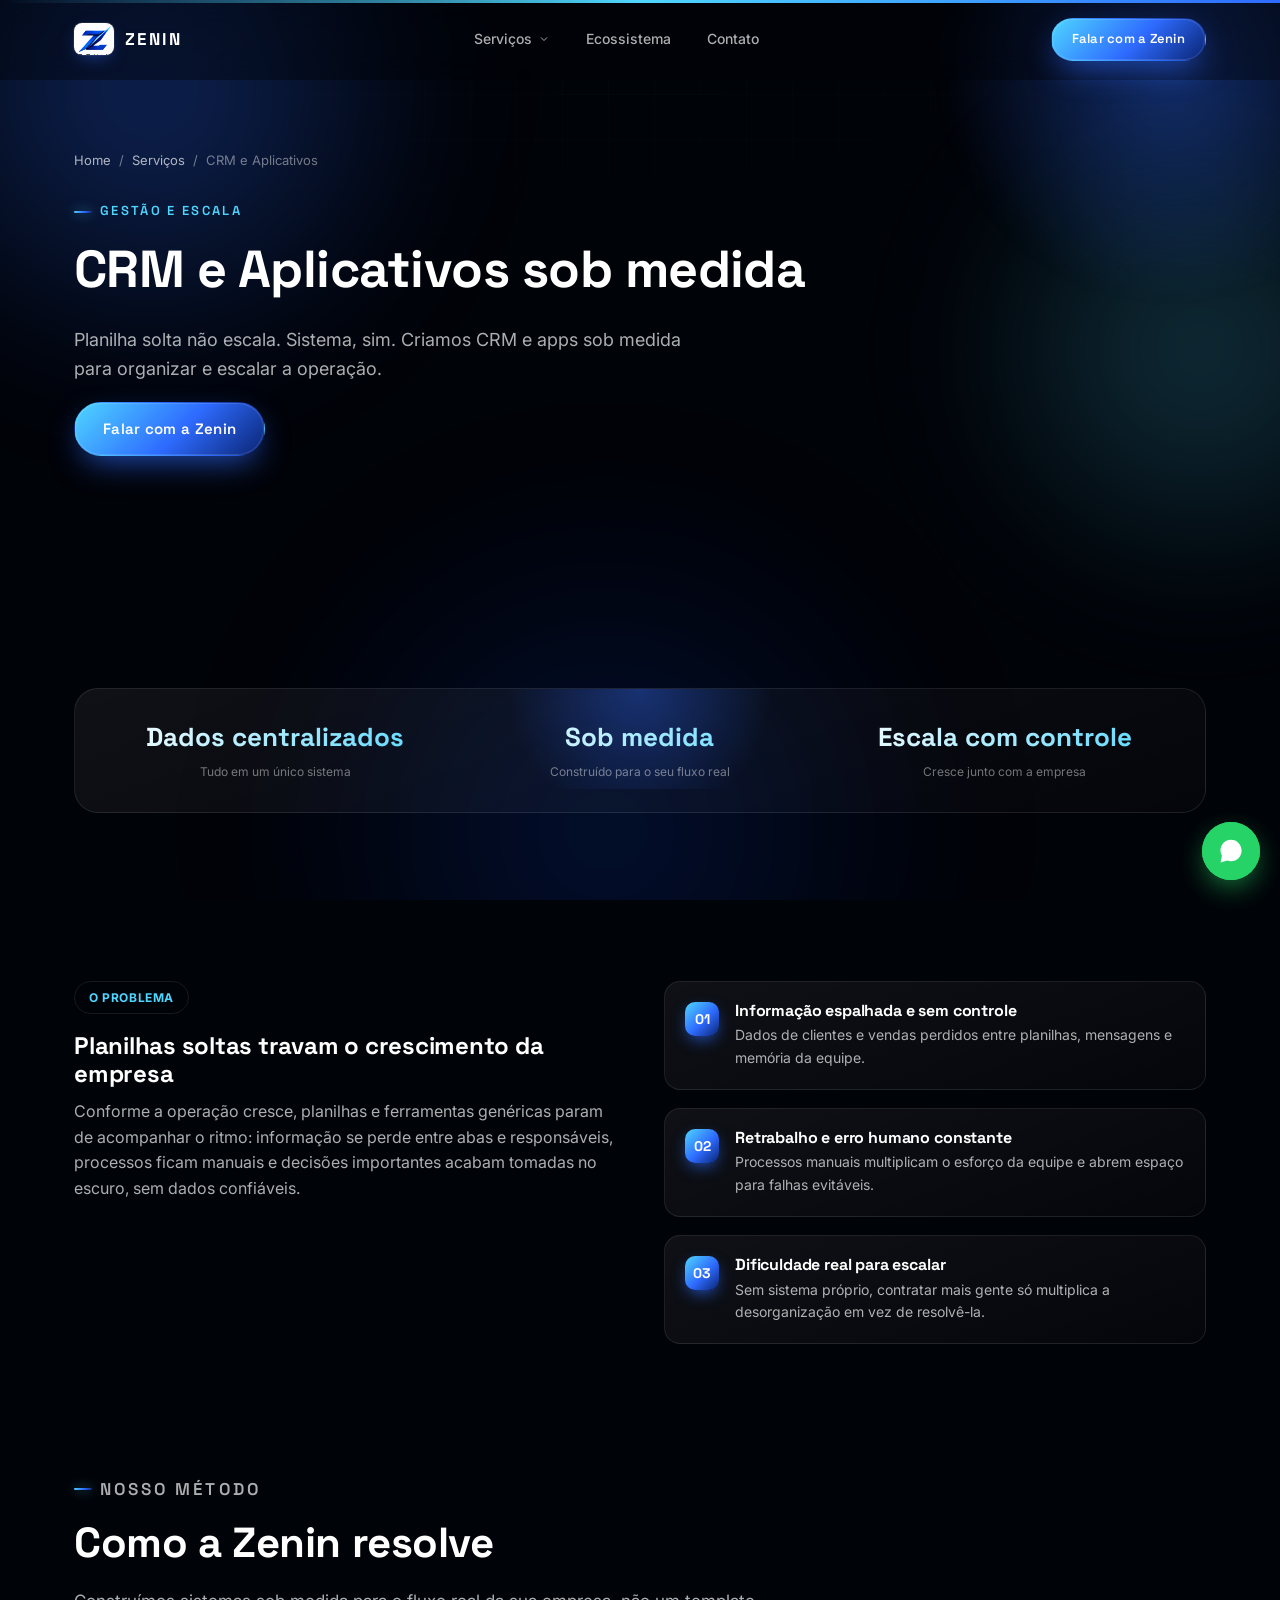
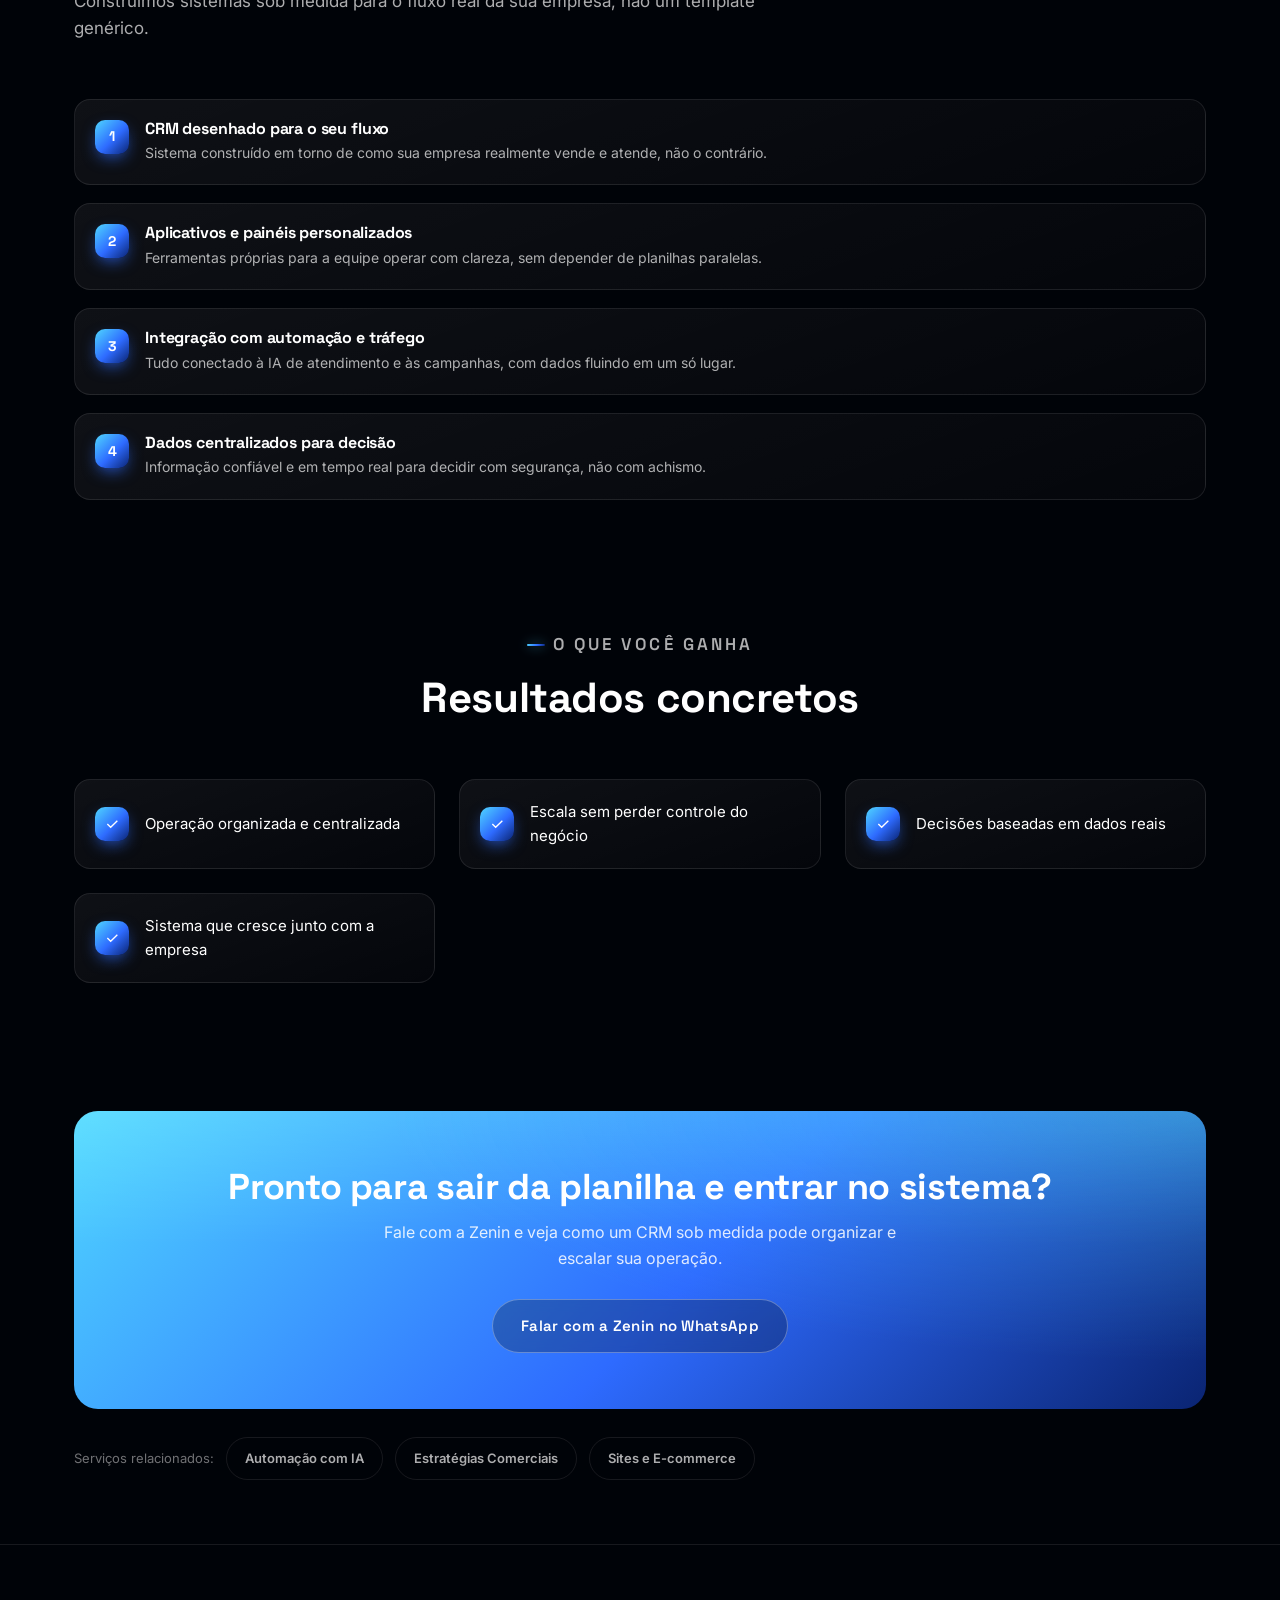
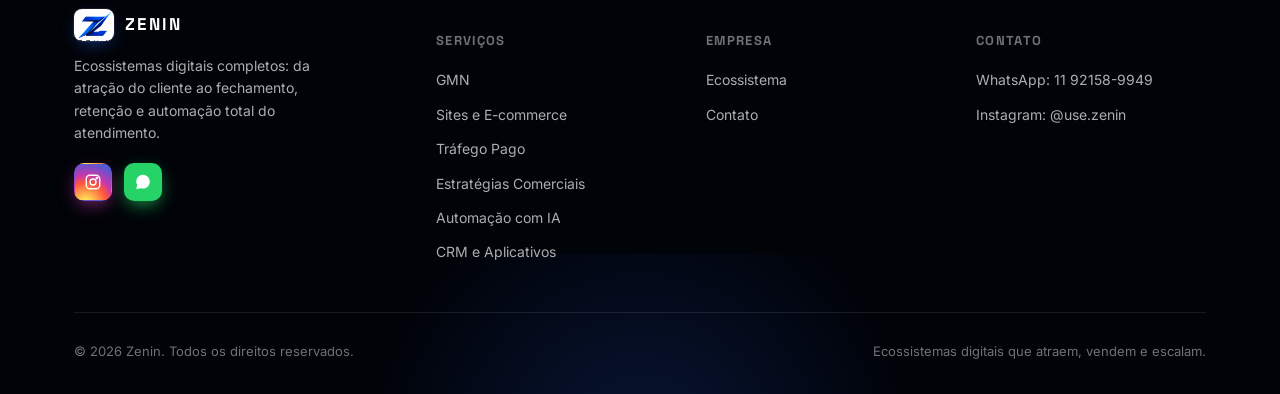
<file: servicos/crm-apps.html>
<!DOCTYPE html>
<html lang="pt-BR">
<head>
<meta charset="UTF-8">
<meta name="viewport" content="width=device-width, initial-scale=1.0">
<title>CRM e Aplicativos sob medida | Zenin</title>
<meta name="description" content="Sistemas próprios para organizar, gerir e escalar a operação da sua empresa.">
<link rel="icon" type="image/png" href="../assets/logo.png">
<link rel="preconnect" href="https://fonts.googleapis.com">
<link rel="preconnect" href="https://fonts.gstatic.com" crossorigin>
<link href="https://fonts.googleapis.com/css2?family=Space+Grotesk:wght@500;600;700&family=Inter:wght@400;500;600;700&display=swap" rel="stylesheet">
<link rel="stylesheet" href="../css/style.css">
</head>
<body>

<div class="aurora" aria-hidden="true"><span></span><span></span><span></span></div>

<header class="header">
  <div class="container">
    <a href="../index.html" class="brand">
      <span class="brand-mark"><img src="../assets/logo-light-bg.png" alt="Zenin"></span><span class="brand-word">ZENIN</span>
    </a>
    <nav class="nav">
      <li class="has-dropdown" style="list-style:none;">
        <a href="../index.html#servicos" class="nav-link">Serviços
          <svg viewBox="0 0 24 24" fill="none" stroke="currentColor" stroke-width="2"><path d="M6 9l6 6 6-6"/></svg>
        </a>
        <div class="dropdown">
          <a href="gmn.html">GMN <span>Google Meu Negócio</span></a>
          <a href="sites-ecommerce.html">Sites e E-commerce <span>Alta conversão</span></a>
          <a href="trafego-pago.html">Tráfego Pago <span>Campanhas com ROI</span></a>
          <a href="estrategias-comerciais.html">Estratégias Comerciais <span>Fechar, reter, indicar</span></a>
          <a href="automacao-ia.html">Automação com IA <span>Atendimento ponta a ponta</span></a>
          <a href="crm-apps.html">CRM e Aplicativos <span>Sistemas sob medida</span></a>
        </div>
      </li>
      <a href="../index.html#ecossistema" class="nav-link">Ecossistema</a>
      <a href="../index.html#contato" class="nav-link">Contato</a>
    </nav>
    <div class="header-actions">
      <a href="https://wa.me/5511921589949?text=Ol%C3%A1%20Zenin%2C%20quero%20saber%20mais%20sobre%20os%20servi%C3%A7os" target="_blank" rel="noopener" class="btn btn--primary btn--sm"><span class="cta-full">Falar com a Zenin</span><span class="cta-short">Falar</span></a>
      <button class="nav-toggle" aria-label="Abrir menu" aria-expanded="false">
        <span></span><span></span><span></span>
      </button>
    </div>
  </div>
</header>

<section class="page-hero">
  <div class="container">
    <div class="breadcrumbs">
      <a href="../index.html">Home</a> / <a href="../index.html#servicos">Serviços</a> / <span>CRM e Aplicativos</span>
    </div>
    <p class="eyebrow">Gestão e Escala</p>
    <h1>CRM e Aplicativos sob medida</h1>
    <p class="lead">Planilha solta não escala. Sistema, sim. Criamos CRM e apps sob medida para organizar e escalar a operação.</p>
    <div class="hero-actions">
      <a href="https://wa.me/5511921589949?text=Ol%C3%A1%20Zenin%2C%20quero%20saber%20mais%20sobre%20CRM%20e%20aplicativos" target="_blank" rel="noopener" class="btn btn--primary">Falar com a Zenin</a>
    </div>
  </div>
</section>

<section class="section--tight">
  <div class="container">
    <div class="stat-strip" data-reveal>
      <div><strong>Dados centralizados</strong><span>Tudo em um único sistema</span></div>
      <div><strong>Sob medida</strong><span>Construído para o seu fluxo real</span></div>
      <div><strong>Escala com controle</strong><span>Cresce junto com a empresa</span></div>
    </div>
  </div>
</section>

<section class="section section--tight">
  <div class="container">
    <div class="two-col">
      <div data-reveal>
        <span class="pill">O problema</span>
        <h2>Planilhas soltas travam o crescimento da empresa</h2>
        <p style="color:var(--text-muted); font-size:16px;">Conforme a operação cresce, planilhas e ferramentas genéricas param de acompanhar o ritmo: informação se perde entre abas e responsáveis, processos ficam manuais e decisões importantes acabam tomadas no escuro, sem dados confiáveis.</p>
      </div>
      <div data-reveal>
        <div class="pain-list">
          <div class="pain-item">
            <div class="mark">01</div>
            <div>
              <h4>Informação espalhada e sem controle</h4>
              <p>Dados de clientes e vendas perdidos entre planilhas, mensagens e memória da equipe.</p>
            </div>
          </div>
          <div class="pain-item">
            <div class="mark">02</div>
            <div>
              <h4>Retrabalho e erro humano constante</h4>
              <p>Processos manuais multiplicam o esforço da equipe e abrem espaço para falhas evitáveis.</p>
            </div>
          </div>
          <div class="pain-item">
            <div class="mark">03</div>
            <div>
              <h4>Dificuldade real para escalar</h4>
              <p>Sem sistema próprio, contratar mais gente só multiplica a desorganização em vez de resolvê-la.</p>
            </div>
          </div>
        </div>
      </div>
    </div>
  </div>
</section>

<section class="section section--tight">
  <div class="container">
    <div class="section-head" data-reveal>
      <p class="eyebrow">Nosso método</p>
      <h2>Como a Zenin resolve</h2>
      <p>Construímos sistemas sob medida para o fluxo real da sua empresa, não um template genérico.</p>
    </div>
    <div class="steps-list">
      <div class="step-item" data-reveal>
        <div class="mark">1</div>
        <div>
          <h4>CRM desenhado para o seu fluxo</h4>
          <p>Sistema construído em torno de como sua empresa realmente vende e atende, não o contrário.</p>
        </div>
      </div>
      <div class="step-item" data-reveal>
        <div class="mark">2</div>
        <div>
          <h4>Aplicativos e painéis personalizados</h4>
          <p>Ferramentas próprias para a equipe operar com clareza, sem depender de planilhas paralelas.</p>
        </div>
      </div>
      <div class="step-item" data-reveal>
        <div class="mark">3</div>
        <div>
          <h4>Integração com automação e tráfego</h4>
          <p>Tudo conectado à IA de atendimento e às campanhas, com dados fluindo em um só lugar.</p>
        </div>
      </div>
      <div class="step-item" data-reveal>
        <div class="mark">4</div>
        <div>
          <h4>Dados centralizados para decisão</h4>
          <p>Informação confiável e em tempo real para decidir com segurança, não com achismo.</p>
        </div>
      </div>
    </div>
  </div>
</section>

<section class="section section--tight">
  <div class="container">
    <div class="section-head center" data-reveal>
      <p class="eyebrow">O que você ganha</p>
      <h2>Resultados concretos</h2>
    </div>
    <div class="grid grid--services">
      <div class="result-item" data-reveal>
        <div class="mark"><svg viewBox="0 0 24 24" fill="none" stroke="currentColor" stroke-width="2"><path d="M5 12l5 5L20 7"/></svg></div>
        <p>Operação organizada e centralizada</p>
      </div>
      <div class="result-item" data-reveal>
        <div class="mark"><svg viewBox="0 0 24 24" fill="none" stroke="currentColor" stroke-width="2"><path d="M5 12l5 5L20 7"/></svg></div>
        <p>Escala sem perder controle do negócio</p>
      </div>
      <div class="result-item" data-reveal>
        <div class="mark"><svg viewBox="0 0 24 24" fill="none" stroke="currentColor" stroke-width="2"><path d="M5 12l5 5L20 7"/></svg></div>
        <p>Decisões baseadas em dados reais</p>
      </div>
      <div class="result-item" data-reveal>
        <div class="mark"><svg viewBox="0 0 24 24" fill="none" stroke="currentColor" stroke-width="2"><path d="M5 12l5 5L20 7"/></svg></div>
        <p>Sistema que cresce junto com a empresa</p>
      </div>
    </div>
  </div>
</section>

<section class="section section--tight">
  <div class="container">
    <div class="cta-band" data-reveal>
      <h2>Pronto para sair da planilha e entrar no sistema?</h2>
      <p>Fale com a Zenin e veja como um CRM sob medida pode organizar e escalar sua operação.</p>
      <div class="cta-actions">
        <a href="https://wa.me/5511921589949?text=Ol%C3%A1%20Zenin%2C%20quero%20saber%20mais%20sobre%20CRM%20e%20aplicativos" target="_blank" rel="noopener" class="btn btn--ghost">Falar com a Zenin no WhatsApp</a>
      </div>
    </div>
    <div class="related-links" data-reveal>
      <span style="color:var(--text-faint); font-size:13px; padding:10px 0;">Serviços relacionados:</span>
      <a href="automacao-ia.html">Automação com IA</a>
      <a href="estrategias-comerciais.html">Estratégias Comerciais</a>
      <a href="sites-ecommerce.html">Sites e E-commerce</a>
    </div>
  </div>
</section>

<footer class="footer">
  <div class="container">
    <div class="footer-top">
      <div class="footer-brand">
        <a href="../index.html" class="brand">
          <span class="brand-mark"><img src="../assets/logo-light-bg.png" alt="Zenin"></span><span class="brand-word">ZENIN</span>
        </a>
        <p>Ecossistemas digitais completos: da atração do cliente ao fechamento, retenção e automação total do atendimento.</p>
        <div class="footer-social">
          <a href="https://www.instagram.com/use.zenin/" target="_blank" rel="noopener" aria-label="Instagram da Zenin" class="is-instagram">
            <svg viewBox="0 0 24 24" fill="none" stroke="currentColor" stroke-width="1.8"><rect x="3" y="3" width="18" height="18" rx="5"/><circle cx="12" cy="12" r="4"/><circle cx="17.2" cy="6.8" r="1"/></svg>
          </a>
          <a href="https://wa.me/5511921589949" target="_blank" rel="noopener" aria-label="WhatsApp da Zenin" class="is-whatsapp">
            <svg viewBox="0 0 32 32" fill="currentColor"><path d="M16.04 3C9.37 3 3.98 8.39 3.98 15.06c0 2.2.58 4.35 1.68 6.25L4 29l7.85-2.06a12.07 12.07 0 0 0 4.19.75h.01c6.67 0 12.06-5.39 12.06-12.06C28.11 8.39 22.72 3 16.04 3zm5.5 17.56c-.3-.15-1.78-.88-2.06-.98-.28-.1-.48-.15-.68.15-.2.3-.78.98-.96 1.18-.18.2-.35.22-.65.07-.3-.15-1.28-.47-2.43-1.5-.9-.8-1.5-1.79-1.68-2.09-.18-.3-.02-.46.13-.61.14-.14.3-.35.45-.53.15-.18.2-.3.3-.5.1-.2.05-.38-.02-.53-.07-.15-.68-1.63-.93-2.24-.24-.58-.49-.5-.68-.51h-.58c-.2 0-.53.07-.8.38-.28.3-1.05 1.03-1.05 2.5 0 1.48 1.08 2.9 1.23 3.1.15.2 2.13 3.25 5.16 4.56.72.31 1.28.5 1.72.64.72.23 1.38.2 1.9.12.58-.09 1.78-.73 2.03-1.43.25-.7.25-1.3.18-1.43-.07-.13-.27-.2-.57-.35z"/></svg>
          </a>
        </div>
      </div>
      <div>
        <h5>Serviços</h5>
        <div class="footer-links">
          <a href="gmn.html">GMN</a>
          <a href="sites-ecommerce.html">Sites e E-commerce</a>
          <a href="trafego-pago.html">Tráfego Pago</a>
          <a href="estrategias-comerciais.html">Estratégias Comerciais</a>
          <a href="automacao-ia.html">Automação com IA</a>
          <a href="crm-apps.html">CRM e Aplicativos</a>
        </div>
      </div>
      <div>
        <h5>Empresa</h5>
        <div class="footer-links">
          <a href="../index.html#ecossistema">Ecossistema</a>
          <a href="../index.html#contato">Contato</a>
        </div>
      </div>
      <div>
        <h5>Contato</h5>
        <div class="footer-links">
          <a href="https://wa.me/5511921589949" target="_blank" rel="noopener">WhatsApp: 11 92158-9949</a>
          <a href="https://www.instagram.com/use.zenin/" target="_blank" rel="noopener">Instagram: @use.zenin</a>
        </div>
      </div>
    </div>
    <div class="footer-bottom">
      <span>© <span data-year></span> Zenin. Todos os direitos reservados.</span>
      <span>Ecossistemas digitais que atraem, vendem e escalam.</span>
    </div>
  </div>
</footer>

<a href="https://wa.me/5511921589949?text=Ol%C3%A1%20Zenin%2C%20quero%20saber%20mais%20sobre%20CRM%20e%20aplicativos" target="_blank" rel="noopener" class="wa-float" aria-label="Falar no WhatsApp">
  <svg viewBox="0 0 32 32" fill="currentColor"><path d="M16.04 3C9.37 3 3.98 8.39 3.98 15.06c0 2.2.58 4.35 1.68 6.25L4 29l7.85-2.06a12.07 12.07 0 0 0 4.19.75h.01c6.67 0 12.06-5.39 12.06-12.06C28.11 8.39 22.72 3 16.04 3zm5.5 17.56c-.3-.15-1.78-.88-2.06-.98-.28-.1-.48-.15-.68.15-.2.3-.78.98-.96 1.18-.18.2-.35.22-.65.07-.3-.15-1.28-.47-2.43-1.5-.9-.8-1.5-1.79-1.68-2.09-.18-.3-.02-.46.13-.61.14-.14.3-.35.45-.53.15-.18.2-.3.3-.5.1-.2.05-.38-.02-.53-.07-.15-.68-1.63-.93-2.24-.24-.58-.49-.5-.68-.51h-.58c-.2 0-.53.07-.8.38-.28.3-1.05 1.03-1.05 2.5 0 1.48 1.08 2.9 1.23 3.1.15.2 2.13 3.25 5.16 4.56.72.31 1.28.5 1.72.64.72.23 1.38.2 1.9.12.58-.09 1.78-.73 2.03-1.43.25-.7.25-1.3.18-1.43-.07-.13-.27-.2-.57-.35z"/></svg>
</a>

<script src="../js/main.js"></script>
</body>
</html>
</file>
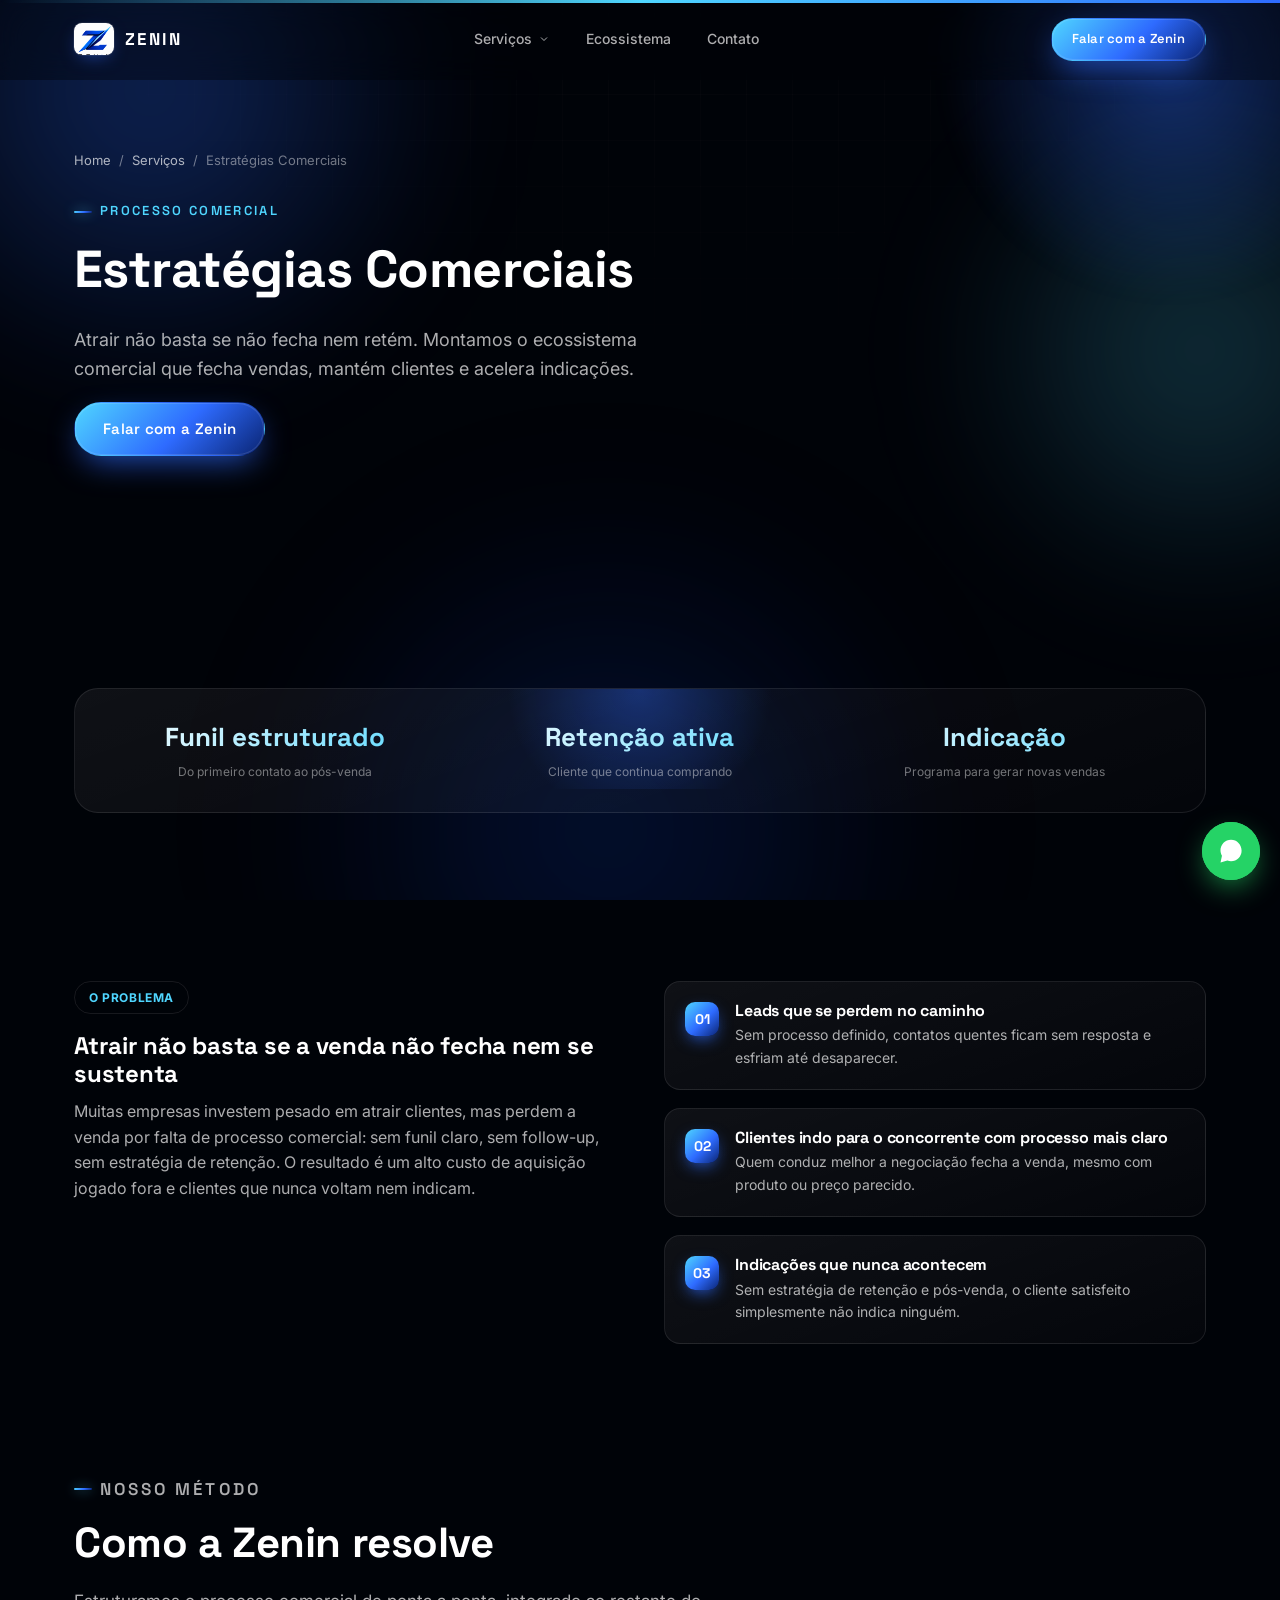
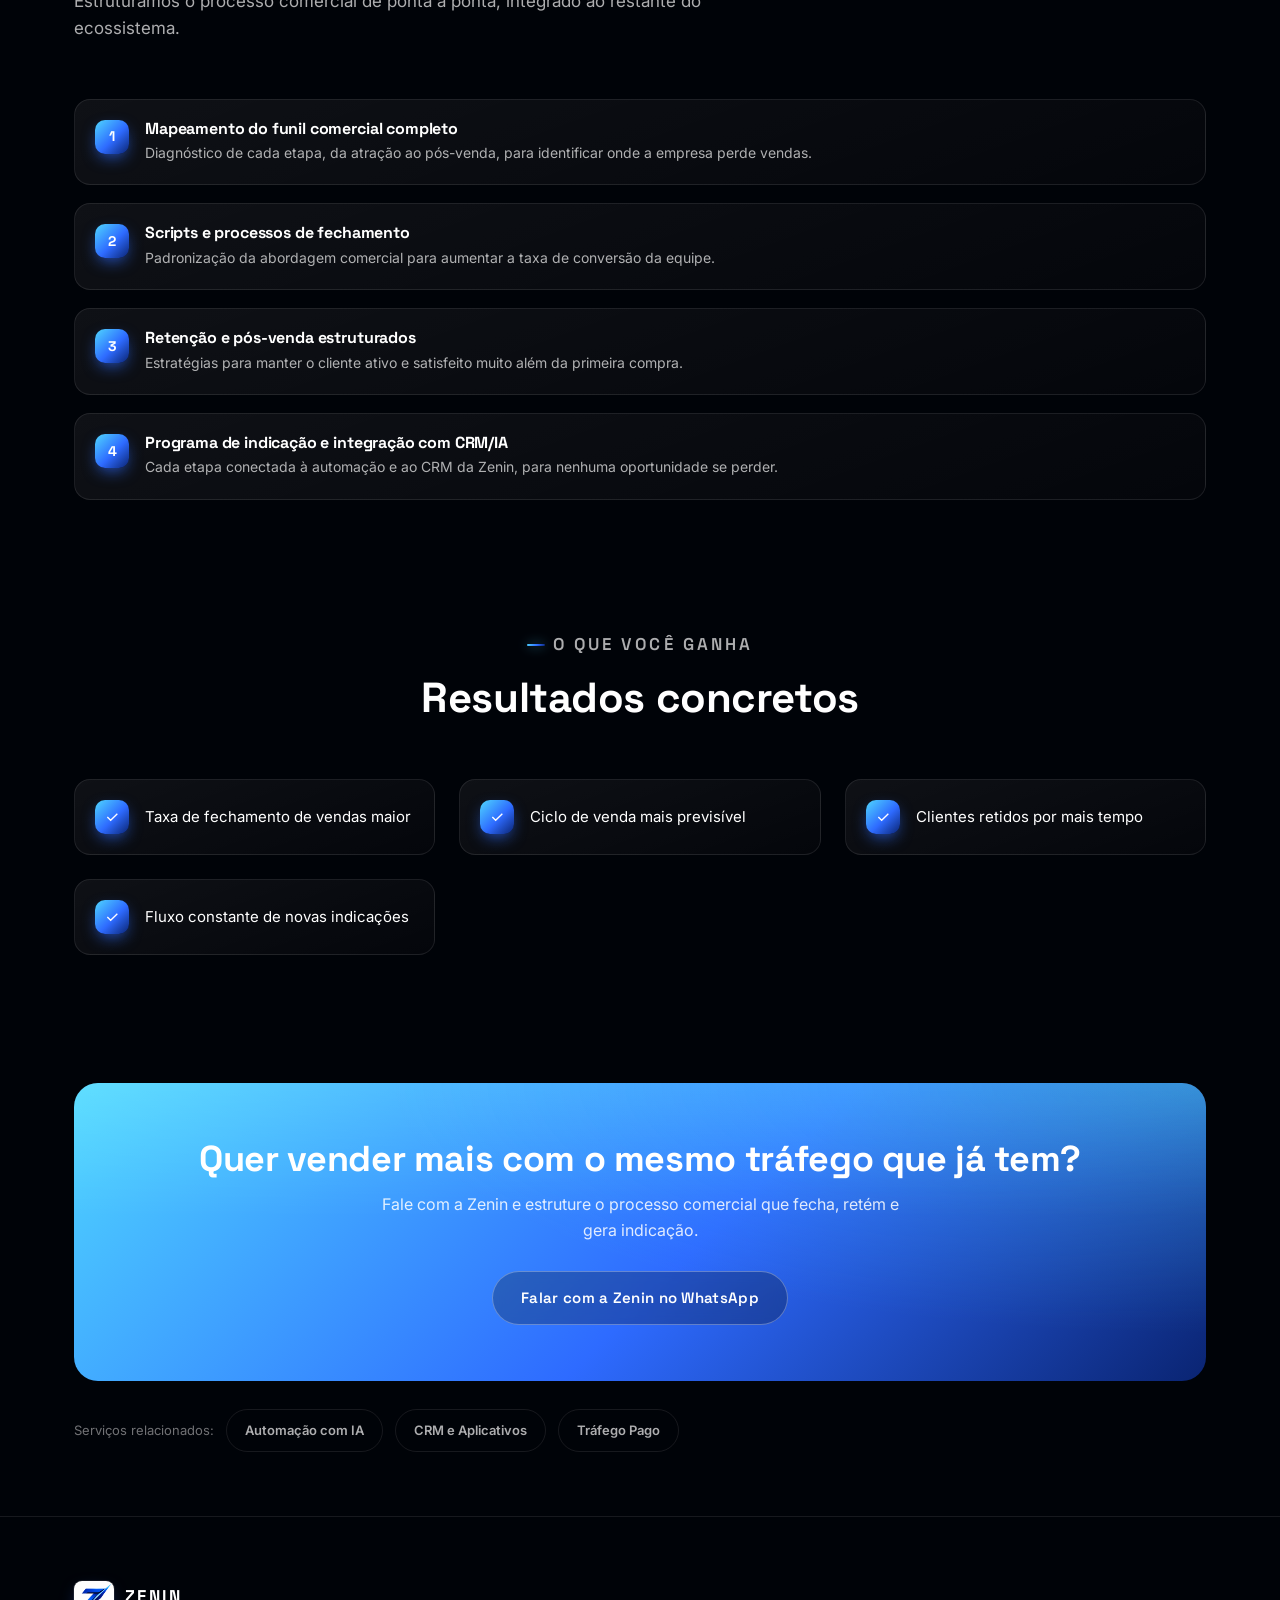
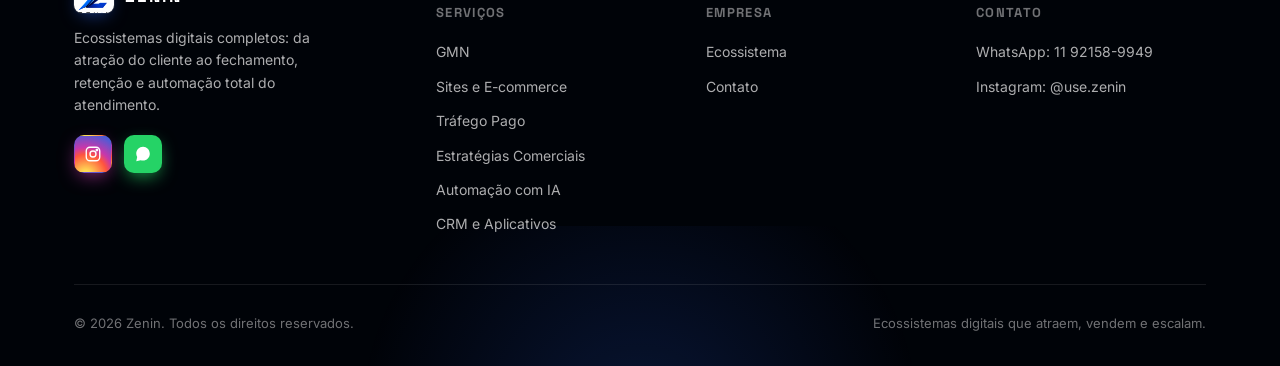
<file: servicos/estrategias-comerciais.html>
<!DOCTYPE html>
<html lang="pt-BR">
<head>
<meta charset="UTF-8">
<meta name="viewport" content="width=device-width, initial-scale=1.0">
<title>Estratégias Comerciais | Zenin</title>
<meta name="description" content="Atrair, fechar vendas, reter clientes e acelerar indicações dentro de um processo comercial estruturado.">
<link rel="icon" type="image/png" href="../assets/logo.png">
<link rel="preconnect" href="https://fonts.googleapis.com">
<link rel="preconnect" href="https://fonts.gstatic.com" crossorigin>
<link href="https://fonts.googleapis.com/css2?family=Space+Grotesk:wght@500;600;700&family=Inter:wght@400;500;600;700&display=swap" rel="stylesheet">
<link rel="stylesheet" href="../css/style.css">
</head>
<body>

<div class="aurora" aria-hidden="true"><span></span><span></span><span></span></div>

<header class="header">
  <div class="container">
    <a href="../index.html" class="brand">
      <span class="brand-mark"><img src="../assets/logo-light-bg.png" alt="Zenin"></span><span class="brand-word">ZENIN</span>
    </a>
    <nav class="nav">
      <li class="has-dropdown" style="list-style:none;">
        <a href="../index.html#servicos" class="nav-link">Serviços
          <svg viewBox="0 0 24 24" fill="none" stroke="currentColor" stroke-width="2"><path d="M6 9l6 6 6-6"/></svg>
        </a>
        <div class="dropdown">
          <a href="gmn.html">GMN <span>Google Meu Negócio</span></a>
          <a href="sites-ecommerce.html">Sites e E-commerce <span>Alta conversão</span></a>
          <a href="trafego-pago.html">Tráfego Pago <span>Campanhas com ROI</span></a>
          <a href="estrategias-comerciais.html">Estratégias Comerciais <span>Fechar, reter, indicar</span></a>
          <a href="automacao-ia.html">Automação com IA <span>Atendimento ponta a ponta</span></a>
          <a href="crm-apps.html">CRM e Aplicativos <span>Sistemas sob medida</span></a>
        </div>
      </li>
      <a href="../index.html#ecossistema" class="nav-link">Ecossistema</a>
      <a href="../index.html#contato" class="nav-link">Contato</a>
    </nav>
    <div class="header-actions">
      <a href="https://wa.me/5511921589949?text=Ol%C3%A1%20Zenin%2C%20quero%20saber%20mais%20sobre%20os%20servi%C3%A7os" target="_blank" rel="noopener" class="btn btn--primary btn--sm"><span class="cta-full">Falar com a Zenin</span><span class="cta-short">Falar</span></a>
      <button class="nav-toggle" aria-label="Abrir menu" aria-expanded="false">
        <span></span><span></span><span></span>
      </button>
    </div>
  </div>
</header>

<section class="page-hero">
  <div class="container">
    <div class="breadcrumbs">
      <a href="../index.html">Home</a> / <a href="../index.html#servicos">Serviços</a> / <span>Estratégias Comerciais</span>
    </div>
    <p class="eyebrow">Processo Comercial</p>
    <h1>Estratégias Comerciais</h1>
    <p class="lead">Atrair não basta se não fecha nem retém. Montamos o ecossistema comercial que fecha vendas, mantém clientes e acelera indicações.</p>
    <div class="hero-actions">
      <a href="https://wa.me/5511921589949?text=Ol%C3%A1%20Zenin%2C%20quero%20saber%20mais%20sobre%20estrat%C3%A9gias%20comerciais" target="_blank" rel="noopener" class="btn btn--primary">Falar com a Zenin</a>
    </div>
  </div>
</section>

<section class="section--tight">
  <div class="container">
    <div class="stat-strip" data-reveal>
      <div><strong>Funil estruturado</strong><span>Do primeiro contato ao pós-venda</span></div>
      <div><strong>Retenção ativa</strong><span>Cliente que continua comprando</span></div>
      <div><strong>Indicação</strong><span>Programa para gerar novas vendas</span></div>
    </div>
  </div>
</section>

<section class="section section--tight">
  <div class="container">
    <div class="two-col">
      <div data-reveal>
        <span class="pill">O problema</span>
        <h2>Atrair não basta se a venda não fecha nem se sustenta</h2>
        <p style="color:var(--text-muted); font-size:16px;">Muitas empresas investem pesado em atrair clientes, mas perdem a venda por falta de processo comercial: sem funil claro, sem follow-up, sem estratégia de retenção. O resultado é um alto custo de aquisição jogado fora e clientes que nunca voltam nem indicam.</p>
      </div>
      <div data-reveal>
        <div class="pain-list">
          <div class="pain-item">
            <div class="mark">01</div>
            <div>
              <h4>Leads que se perdem no caminho</h4>
              <p>Sem processo definido, contatos quentes ficam sem resposta e esfriam até desaparecer.</p>
            </div>
          </div>
          <div class="pain-item">
            <div class="mark">02</div>
            <div>
              <h4>Clientes indo para o concorrente com processo mais claro</h4>
              <p>Quem conduz melhor a negociação fecha a venda, mesmo com produto ou preço parecido.</p>
            </div>
          </div>
          <div class="pain-item">
            <div class="mark">03</div>
            <div>
              <h4>Indicações que nunca acontecem</h4>
              <p>Sem estratégia de retenção e pós-venda, o cliente satisfeito simplesmente não indica ninguém.</p>
            </div>
          </div>
        </div>
      </div>
    </div>
  </div>
</section>

<section class="section section--tight">
  <div class="container">
    <div class="section-head" data-reveal>
      <p class="eyebrow">Nosso método</p>
      <h2>Como a Zenin resolve</h2>
      <p>Estruturamos o processo comercial de ponta a ponta, integrado ao restante do ecossistema.</p>
    </div>
    <div class="steps-list">
      <div class="step-item" data-reveal>
        <div class="mark">1</div>
        <div>
          <h4>Mapeamento do funil comercial completo</h4>
          <p>Diagnóstico de cada etapa, da atração ao pós-venda, para identificar onde a empresa perde vendas.</p>
        </div>
      </div>
      <div class="step-item" data-reveal>
        <div class="mark">2</div>
        <div>
          <h4>Scripts e processos de fechamento</h4>
          <p>Padronização da abordagem comercial para aumentar a taxa de conversão da equipe.</p>
        </div>
      </div>
      <div class="step-item" data-reveal>
        <div class="mark">3</div>
        <div>
          <h4>Retenção e pós-venda estruturados</h4>
          <p>Estratégias para manter o cliente ativo e satisfeito muito além da primeira compra.</p>
        </div>
      </div>
      <div class="step-item" data-reveal>
        <div class="mark">4</div>
        <div>
          <h4>Programa de indicação e integração com CRM/IA</h4>
          <p>Cada etapa conectada à automação e ao CRM da Zenin, para nenhuma oportunidade se perder.</p>
        </div>
      </div>
    </div>
  </div>
</section>

<section class="section section--tight">
  <div class="container">
    <div class="section-head center" data-reveal>
      <p class="eyebrow">O que você ganha</p>
      <h2>Resultados concretos</h2>
    </div>
    <div class="grid grid--services">
      <div class="result-item" data-reveal>
        <div class="mark"><svg viewBox="0 0 24 24" fill="none" stroke="currentColor" stroke-width="2"><path d="M5 12l5 5L20 7"/></svg></div>
        <p>Taxa de fechamento de vendas maior</p>
      </div>
      <div class="result-item" data-reveal>
        <div class="mark"><svg viewBox="0 0 24 24" fill="none" stroke="currentColor" stroke-width="2"><path d="M5 12l5 5L20 7"/></svg></div>
        <p>Ciclo de venda mais previsível</p>
      </div>
      <div class="result-item" data-reveal>
        <div class="mark"><svg viewBox="0 0 24 24" fill="none" stroke="currentColor" stroke-width="2"><path d="M5 12l5 5L20 7"/></svg></div>
        <p>Clientes retidos por mais tempo</p>
      </div>
      <div class="result-item" data-reveal>
        <div class="mark"><svg viewBox="0 0 24 24" fill="none" stroke="currentColor" stroke-width="2"><path d="M5 12l5 5L20 7"/></svg></div>
        <p>Fluxo constante de novas indicações</p>
      </div>
    </div>
  </div>
</section>

<section class="section section--tight">
  <div class="container">
    <div class="cta-band" data-reveal>
      <h2>Quer vender mais com o mesmo tráfego que já tem?</h2>
      <p>Fale com a Zenin e estruture o processo comercial que fecha, retém e gera indicação.</p>
      <div class="cta-actions">
        <a href="https://wa.me/5511921589949?text=Ol%C3%A1%20Zenin%2C%20quero%20saber%20mais%20sobre%20estrat%C3%A9gias%20comerciais" target="_blank" rel="noopener" class="btn btn--ghost">Falar com a Zenin no WhatsApp</a>
      </div>
    </div>
    <div class="related-links" data-reveal>
      <span style="color:var(--text-faint); font-size:13px; padding:10px 0;">Serviços relacionados:</span>
      <a href="automacao-ia.html">Automação com IA</a>
      <a href="crm-apps.html">CRM e Aplicativos</a>
      <a href="trafego-pago.html">Tráfego Pago</a>
    </div>
  </div>
</section>

<footer class="footer">
  <div class="container">
    <div class="footer-top">
      <div class="footer-brand">
        <a href="../index.html" class="brand">
          <span class="brand-mark"><img src="../assets/logo-light-bg.png" alt="Zenin"></span><span class="brand-word">ZENIN</span>
        </a>
        <p>Ecossistemas digitais completos: da atração do cliente ao fechamento, retenção e automação total do atendimento.</p>
        <div class="footer-social">
          <a href="https://www.instagram.com/use.zenin/" target="_blank" rel="noopener" aria-label="Instagram da Zenin" class="is-instagram">
            <svg viewBox="0 0 24 24" fill="none" stroke="currentColor" stroke-width="1.8"><rect x="3" y="3" width="18" height="18" rx="5"/><circle cx="12" cy="12" r="4"/><circle cx="17.2" cy="6.8" r="1"/></svg>
          </a>
          <a href="https://wa.me/5511921589949" target="_blank" rel="noopener" aria-label="WhatsApp da Zenin" class="is-whatsapp">
            <svg viewBox="0 0 32 32" fill="currentColor"><path d="M16.04 3C9.37 3 3.98 8.39 3.98 15.06c0 2.2.58 4.35 1.68 6.25L4 29l7.85-2.06a12.07 12.07 0 0 0 4.19.75h.01c6.67 0 12.06-5.39 12.06-12.06C28.11 8.39 22.72 3 16.04 3zm5.5 17.56c-.3-.15-1.78-.88-2.06-.98-.28-.1-.48-.15-.68.15-.2.3-.78.98-.96 1.18-.18.2-.35.22-.65.07-.3-.15-1.28-.47-2.43-1.5-.9-.8-1.5-1.79-1.68-2.09-.18-.3-.02-.46.13-.61.14-.14.3-.35.45-.53.15-.18.2-.3.3-.5.1-.2.05-.38-.02-.53-.07-.15-.68-1.63-.93-2.24-.24-.58-.49-.5-.68-.51h-.58c-.2 0-.53.07-.8.38-.28.3-1.05 1.03-1.05 2.5 0 1.48 1.08 2.9 1.23 3.1.15.2 2.13 3.25 5.16 4.56.72.31 1.28.5 1.72.64.72.23 1.38.2 1.9.12.58-.09 1.78-.73 2.03-1.43.25-.7.25-1.3.18-1.43-.07-.13-.27-.2-.57-.35z"/></svg>
          </a>
        </div>
      </div>
      <div>
        <h5>Serviços</h5>
        <div class="footer-links">
          <a href="gmn.html">GMN</a>
          <a href="sites-ecommerce.html">Sites e E-commerce</a>
          <a href="trafego-pago.html">Tráfego Pago</a>
          <a href="estrategias-comerciais.html">Estratégias Comerciais</a>
          <a href="automacao-ia.html">Automação com IA</a>
          <a href="crm-apps.html">CRM e Aplicativos</a>
        </div>
      </div>
      <div>
        <h5>Empresa</h5>
        <div class="footer-links">
          <a href="../index.html#ecossistema">Ecossistema</a>
          <a href="../index.html#contato">Contato</a>
        </div>
      </div>
      <div>
        <h5>Contato</h5>
        <div class="footer-links">
          <a href="https://wa.me/5511921589949" target="_blank" rel="noopener">WhatsApp: 11 92158-9949</a>
          <a href="https://www.instagram.com/use.zenin/" target="_blank" rel="noopener">Instagram: @use.zenin</a>
        </div>
      </div>
    </div>
    <div class="footer-bottom">
      <span>© <span data-year></span> Zenin. Todos os direitos reservados.</span>
      <span>Ecossistemas digitais que atraem, vendem e escalam.</span>
    </div>
  </div>
</footer>

<a href="https://wa.me/5511921589949?text=Ol%C3%A1%20Zenin%2C%20quero%20saber%20mais%20sobre%20estrat%C3%A9gias%20comerciais" target="_blank" rel="noopener" class="wa-float" aria-label="Falar no WhatsApp">
  <svg viewBox="0 0 32 32" fill="currentColor"><path d="M16.04 3C9.37 3 3.98 8.39 3.98 15.06c0 2.2.58 4.35 1.68 6.25L4 29l7.85-2.06a12.07 12.07 0 0 0 4.19.75h.01c6.67 0 12.06-5.39 12.06-12.06C28.11 8.39 22.72 3 16.04 3zm5.5 17.56c-.3-.15-1.78-.88-2.06-.98-.28-.1-.48-.15-.68.15-.2.3-.78.98-.96 1.18-.18.2-.35.22-.65.07-.3-.15-1.28-.47-2.43-1.5-.9-.8-1.5-1.79-1.68-2.09-.18-.3-.02-.46.13-.61.14-.14.3-.35.45-.53.15-.18.2-.3.3-.5.1-.2.05-.38-.02-.53-.07-.15-.68-1.63-.93-2.24-.24-.58-.49-.5-.68-.51h-.58c-.2 0-.53.07-.8.38-.28.3-1.05 1.03-1.05 2.5 0 1.48 1.08 2.9 1.23 3.1.15.2 2.13 3.25 5.16 4.56.72.31 1.28.5 1.72.64.72.23 1.38.2 1.9.12.58-.09 1.78-.73 2.03-1.43.25-.7.25-1.3.18-1.43-.07-.13-.27-.2-.57-.35z"/></svg>
</a>

<script src="../js/main.js"></script>
</body>
</html>
</file>
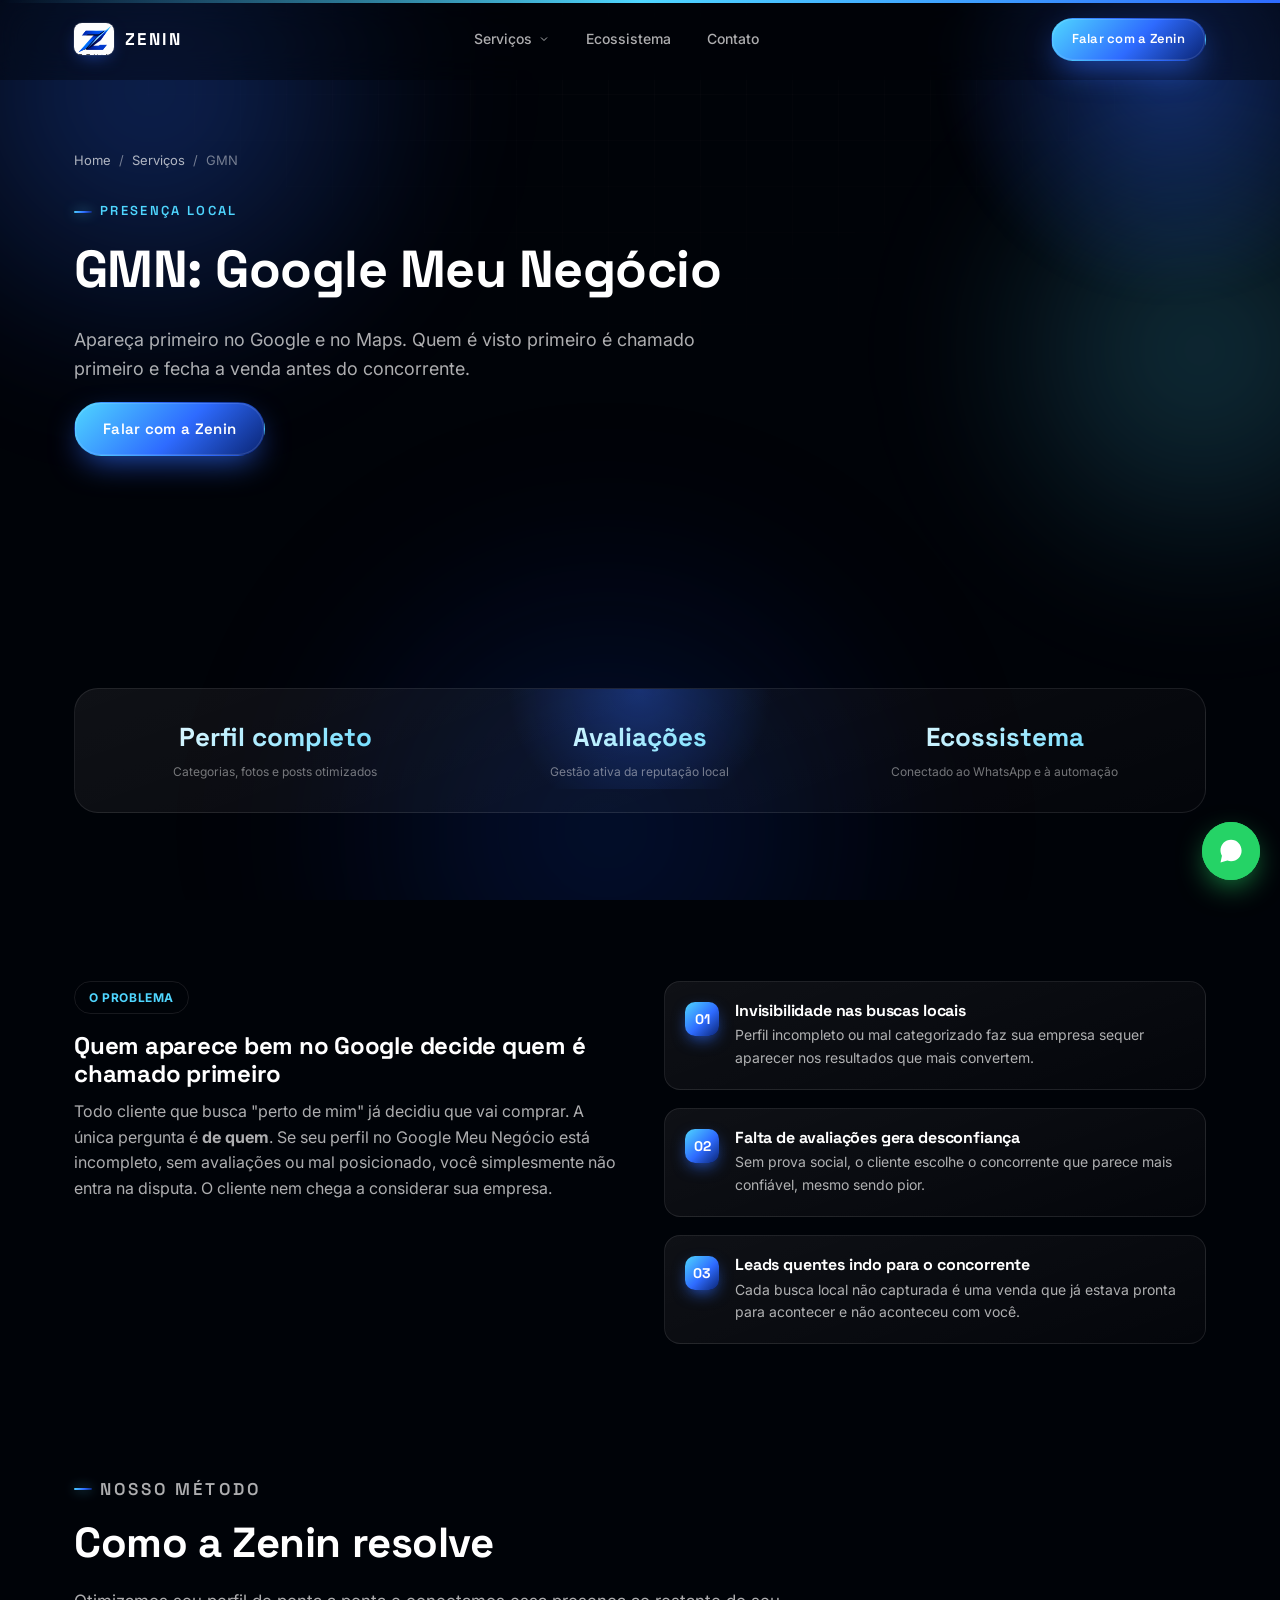
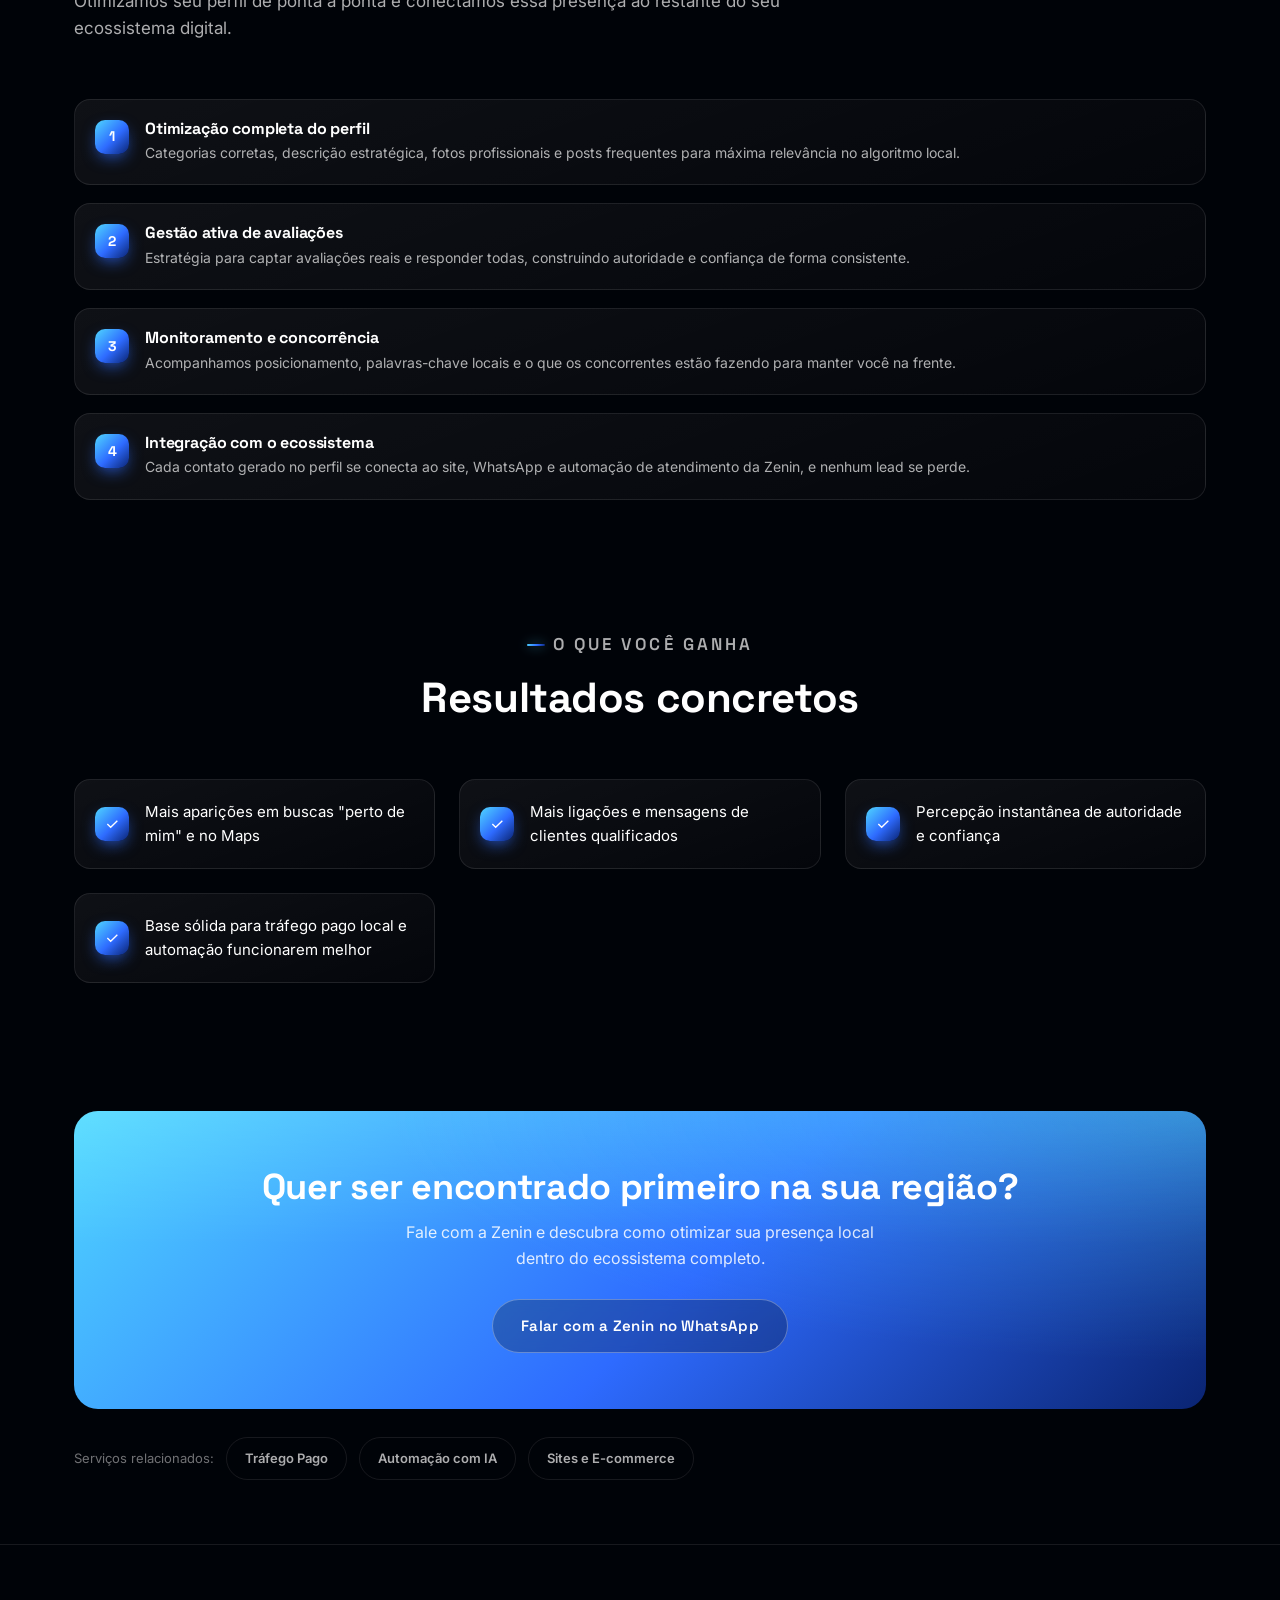
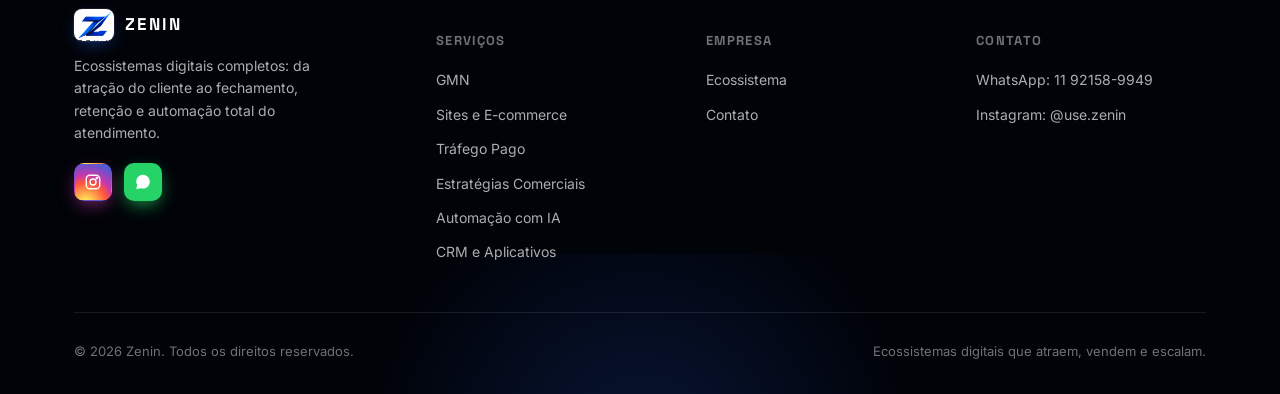
<file: servicos/gmn.html>
<!DOCTYPE html>
<html lang="pt-BR">
<head>
<meta charset="UTF-8">
<meta name="viewport" content="width=device-width, initial-scale=1.0">
<title>GMN: Google Meu Negócio | Zenin</title>
<meta name="description" content="Presença e autoridade local otimizada para sua empresa aparecer e ser escolhida primeiro no Google e no Maps.">
<link rel="icon" type="image/png" href="../assets/logo.png">
<link rel="preconnect" href="https://fonts.googleapis.com">
<link rel="preconnect" href="https://fonts.gstatic.com" crossorigin>
<link href="https://fonts.googleapis.com/css2?family=Space+Grotesk:wght@500;600;700&family=Inter:wght@400;500;600;700&display=swap" rel="stylesheet">
<link rel="stylesheet" href="../css/style.css">
</head>
<body>

<div class="aurora" aria-hidden="true"><span></span><span></span><span></span></div>

<!-- ===================== HEADER ===================== -->
<header class="header">
  <div class="container">
    <a href="../index.html" class="brand">
      <span class="brand-mark"><img src="../assets/logo-light-bg.png" alt="Zenin"></span><span class="brand-word">ZENIN</span>
    </a>

    <nav class="nav">
      <li class="has-dropdown" style="list-style:none;">
        <a href="../index.html#servicos" class="nav-link">Serviços
          <svg viewBox="0 0 24 24" fill="none" stroke="currentColor" stroke-width="2"><path d="M6 9l6 6 6-6"/></svg>
        </a>
        <div class="dropdown">
          <a href="gmn.html">GMN <span>Google Meu Negócio</span></a>
          <a href="sites-ecommerce.html">Sites e E-commerce <span>Alta conversão</span></a>
          <a href="trafego-pago.html">Tráfego Pago <span>Campanhas com ROI</span></a>
          <a href="estrategias-comerciais.html">Estratégias Comerciais <span>Fechar, reter, indicar</span></a>
          <a href="automacao-ia.html">Automação com IA <span>Atendimento ponta a ponta</span></a>
          <a href="crm-apps.html">CRM e Aplicativos <span>Sistemas sob medida</span></a>
        </div>
      </li>
      <a href="../index.html#ecossistema" class="nav-link">Ecossistema</a>
      <a href="../index.html#contato" class="nav-link">Contato</a>
    </nav>

    <div class="header-actions">
      <a href="https://wa.me/5511921589949?text=Ol%C3%A1%20Zenin%2C%20quero%20saber%20mais%20sobre%20os%20servi%C3%A7os" target="_blank" rel="noopener" class="btn btn--primary btn--sm"><span class="cta-full">Falar com a Zenin</span><span class="cta-short">Falar</span></a>
      <button class="nav-toggle" aria-label="Abrir menu" aria-expanded="false">
        <span></span><span></span><span></span>
      </button>
    </div>
  </div>
</header>

<!-- ===================== PAGE HERO ===================== -->
<section class="page-hero">
  <div class="container">
    <div class="breadcrumbs">
      <a href="../index.html">Home</a> / <a href="../index.html#servicos">Serviços</a> / <span>GMN</span>
    </div>
    <p class="eyebrow">Presença Local</p>
    <h1>GMN: Google Meu Negócio</h1>
    <p class="lead">Apareça primeiro no Google e no Maps. Quem é visto primeiro é chamado primeiro e fecha a venda antes do concorrente.</p>
    <div class="hero-actions">
      <a href="https://wa.me/5511921589949?text=Ol%C3%A1%20Zenin%2C%20quero%20saber%20mais%20sobre%20o%20servi%C3%A7o%20de%20GMN" target="_blank" rel="noopener" class="btn btn--primary">Falar com a Zenin</a>
    </div>
  </div>
</section>

<section class="section--tight">
  <div class="container">
    <div class="stat-strip" data-reveal>
      <div><strong>Perfil completo</strong><span>Categorias, fotos e posts otimizados</span></div>
      <div><strong>Avaliações</strong><span>Gestão ativa da reputação local</span></div>
      <div><strong>Ecossistema</strong><span>Conectado ao WhatsApp e à automação</span></div>
    </div>
  </div>
</section>

<!-- ===================== POR QUE É IMPORTANTE ===================== -->
<section class="section section--tight">
  <div class="container">
    <div class="two-col">
      <div data-reveal>
        <span class="pill">O problema</span>
        <h2>Quem aparece bem no Google decide quem é chamado primeiro</h2>
        <p style="color:var(--text-muted); font-size:16px;">Todo cliente que busca "perto de mim" já decidiu que vai comprar. A única pergunta é <strong>de quem</strong>. Se seu perfil no Google Meu Negócio está incompleto, sem avaliações ou mal posicionado, você simplesmente não entra na disputa. O cliente nem chega a considerar sua empresa.</p>
      </div>
      <div data-reveal>
        <div class="pain-list">
          <div class="pain-item">
            <div class="mark">01</div>
            <div>
              <h4>Invisibilidade nas buscas locais</h4>
              <p>Perfil incompleto ou mal categorizado faz sua empresa sequer aparecer nos resultados que mais convertem.</p>
            </div>
          </div>
          <div class="pain-item">
            <div class="mark">02</div>
            <div>
              <h4>Falta de avaliações gera desconfiança</h4>
              <p>Sem prova social, o cliente escolhe o concorrente que parece mais confiável, mesmo sendo pior.</p>
            </div>
          </div>
          <div class="pain-item">
            <div class="mark">03</div>
            <div>
              <h4>Leads quentes indo para o concorrente</h4>
              <p>Cada busca local não capturada é uma venda que já estava pronta para acontecer e não aconteceu com você.</p>
            </div>
          </div>
        </div>
      </div>
    </div>
  </div>
</section>

<!-- ===================== COMO A ZENIN RESOLVE ===================== -->
<section class="section section--tight">
  <div class="container">
    <div class="section-head" data-reveal>
      <p class="eyebrow">Nosso método</p>
      <h2>Como a Zenin resolve</h2>
      <p>Otimizamos seu perfil de ponta a ponta e conectamos essa presença ao restante do seu ecossistema digital.</p>
    </div>
    <div class="steps-list">
      <div class="step-item" data-reveal>
        <div class="mark">1</div>
        <div>
          <h4>Otimização completa do perfil</h4>
          <p>Categorias corretas, descrição estratégica, fotos profissionais e posts frequentes para máxima relevância no algoritmo local.</p>
        </div>
      </div>
      <div class="step-item" data-reveal>
        <div class="mark">2</div>
        <div>
          <h4>Gestão ativa de avaliações</h4>
          <p>Estratégia para captar avaliações reais e responder todas, construindo autoridade e confiança de forma consistente.</p>
        </div>
      </div>
      <div class="step-item" data-reveal>
        <div class="mark">3</div>
        <div>
          <h4>Monitoramento e concorrência</h4>
          <p>Acompanhamos posicionamento, palavras-chave locais e o que os concorrentes estão fazendo para manter você na frente.</p>
        </div>
      </div>
      <div class="step-item" data-reveal>
        <div class="mark">4</div>
        <div>
          <h4>Integração com o ecossistema</h4>
          <p>Cada contato gerado no perfil se conecta ao site, WhatsApp e automação de atendimento da Zenin, e nenhum lead se perde.</p>
        </div>
      </div>
    </div>
  </div>
</section>

<!-- ===================== RESULTADOS ===================== -->
<section class="section section--tight">
  <div class="container">
    <div class="section-head center" data-reveal>
      <p class="eyebrow">O que você ganha</p>
      <h2>Resultados concretos</h2>
    </div>
    <div class="grid grid--services">
      <div class="result-item" data-reveal>
        <div class="mark"><svg viewBox="0 0 24 24" fill="none" stroke="currentColor" stroke-width="2"><path d="M5 12l5 5L20 7"/></svg></div>
        <p>Mais aparições em buscas "perto de mim" e no Maps</p>
      </div>
      <div class="result-item" data-reveal>
        <div class="mark"><svg viewBox="0 0 24 24" fill="none" stroke="currentColor" stroke-width="2"><path d="M5 12l5 5L20 7"/></svg></div>
        <p>Mais ligações e mensagens de clientes qualificados</p>
      </div>
      <div class="result-item" data-reveal>
        <div class="mark"><svg viewBox="0 0 24 24" fill="none" stroke="currentColor" stroke-width="2"><path d="M5 12l5 5L20 7"/></svg></div>
        <p>Percepção instantânea de autoridade e confiança</p>
      </div>
      <div class="result-item" data-reveal>
        <div class="mark"><svg viewBox="0 0 24 24" fill="none" stroke="currentColor" stroke-width="2"><path d="M5 12l5 5L20 7"/></svg></div>
        <p>Base sólida para tráfego pago local e automação funcionarem melhor</p>
      </div>
    </div>
  </div>
</section>

<!-- ===================== CTA ===================== -->
<section class="section section--tight">
  <div class="container">
    <div class="cta-band" data-reveal>
      <h2>Quer ser encontrado primeiro na sua região?</h2>
      <p>Fale com a Zenin e descubra como otimizar sua presença local dentro do ecossistema completo.</p>
      <div class="cta-actions">
        <a href="https://wa.me/5511921589949?text=Ol%C3%A1%20Zenin%2C%20quero%20saber%20mais%20sobre%20o%20servi%C3%A7o%20de%20GMN" target="_blank" rel="noopener" class="btn btn--ghost">Falar com a Zenin no WhatsApp</a>
      </div>
    </div>
    <div class="related-links" data-reveal>
      <span style="color:var(--text-faint); font-size:13px; padding:10px 0;">Serviços relacionados:</span>
      <a href="trafego-pago.html">Tráfego Pago</a>
      <a href="automacao-ia.html">Automação com IA</a>
      <a href="sites-ecommerce.html">Sites e E-commerce</a>
    </div>
  </div>
</section>

<!-- ===================== FOOTER ===================== -->
<footer class="footer">
  <div class="container">
    <div class="footer-top">
      <div class="footer-brand">
        <a href="../index.html" class="brand">
          <span class="brand-mark"><img src="../assets/logo-light-bg.png" alt="Zenin"></span><span class="brand-word">ZENIN</span>
        </a>
        <p>Ecossistemas digitais completos: da atração do cliente ao fechamento, retenção e automação total do atendimento.</p>
        <div class="footer-social">
          <a href="https://www.instagram.com/use.zenin/" target="_blank" rel="noopener" aria-label="Instagram da Zenin" class="is-instagram">
            <svg viewBox="0 0 24 24" fill="none" stroke="currentColor" stroke-width="1.8"><rect x="3" y="3" width="18" height="18" rx="5"/><circle cx="12" cy="12" r="4"/><circle cx="17.2" cy="6.8" r="1"/></svg>
          </a>
          <a href="https://wa.me/5511921589949" target="_blank" rel="noopener" aria-label="WhatsApp da Zenin" class="is-whatsapp">
            <svg viewBox="0 0 32 32" fill="currentColor"><path d="M16.04 3C9.37 3 3.98 8.39 3.98 15.06c0 2.2.58 4.35 1.68 6.25L4 29l7.85-2.06a12.07 12.07 0 0 0 4.19.75h.01c6.67 0 12.06-5.39 12.06-12.06C28.11 8.39 22.72 3 16.04 3zm5.5 17.56c-.3-.15-1.78-.88-2.06-.98-.28-.1-.48-.15-.68.15-.2.3-.78.98-.96 1.18-.18.2-.35.22-.65.07-.3-.15-1.28-.47-2.43-1.5-.9-.8-1.5-1.79-1.68-2.09-.18-.3-.02-.46.13-.61.14-.14.3-.35.45-.53.15-.18.2-.3.3-.5.1-.2.05-.38-.02-.53-.07-.15-.68-1.63-.93-2.24-.24-.58-.49-.5-.68-.51h-.58c-.2 0-.53.07-.8.38-.28.3-1.05 1.03-1.05 2.5 0 1.48 1.08 2.9 1.23 3.1.15.2 2.13 3.25 5.16 4.56.72.31 1.28.5 1.72.64.72.23 1.38.2 1.9.12.58-.09 1.78-.73 2.03-1.43.25-.7.25-1.3.18-1.43-.07-.13-.27-.2-.57-.35z"/></svg>
          </a>
        </div>
      </div>

      <div>
        <h5>Serviços</h5>
        <div class="footer-links">
          <a href="gmn.html">GMN</a>
          <a href="sites-ecommerce.html">Sites e E-commerce</a>
          <a href="trafego-pago.html">Tráfego Pago</a>
          <a href="estrategias-comerciais.html">Estratégias Comerciais</a>
          <a href="automacao-ia.html">Automação com IA</a>
          <a href="crm-apps.html">CRM e Aplicativos</a>
        </div>
      </div>

      <div>
        <h5>Empresa</h5>
        <div class="footer-links">
          <a href="../index.html#ecossistema">Ecossistema</a>
          <a href="../index.html#contato">Contato</a>
        </div>
      </div>

      <div>
        <h5>Contato</h5>
        <div class="footer-links">
          <a href="https://wa.me/5511921589949" target="_blank" rel="noopener">WhatsApp: 11 92158-9949</a>
          <a href="https://www.instagram.com/use.zenin/" target="_blank" rel="noopener">Instagram: @use.zenin</a>
        </div>
      </div>
    </div>

    <div class="footer-bottom">
      <span>© <span data-year></span> Zenin. Todos os direitos reservados.</span>
      <span>Ecossistemas digitais que atraem, vendem e escalam.</span>
    </div>
  </div>
</footer>

<a href="https://wa.me/5511921589949?text=Ol%C3%A1%20Zenin%2C%20quero%20saber%20mais%20sobre%20o%20servi%C3%A7o%20de%20GMN" target="_blank" rel="noopener" class="wa-float" aria-label="Falar no WhatsApp">
  <svg viewBox="0 0 32 32" fill="currentColor"><path d="M16.04 3C9.37 3 3.98 8.39 3.98 15.06c0 2.2.58 4.35 1.68 6.25L4 29l7.85-2.06a12.07 12.07 0 0 0 4.19.75h.01c6.67 0 12.06-5.39 12.06-12.06C28.11 8.39 22.72 3 16.04 3zm5.5 17.56c-.3-.15-1.78-.88-2.06-.98-.28-.1-.48-.15-.68.15-.2.3-.78.98-.96 1.18-.18.2-.35.22-.65.07-.3-.15-1.28-.47-2.43-1.5-.9-.8-1.5-1.79-1.68-2.09-.18-.3-.02-.46.13-.61.14-.14.3-.35.45-.53.15-.18.2-.3.3-.5.1-.2.05-.38-.02-.53-.07-.15-.68-1.63-.93-2.24-.24-.58-.49-.5-.68-.51h-.58c-.2 0-.53.07-.8.38-.28.3-1.05 1.03-1.05 2.5 0 1.48 1.08 2.9 1.23 3.1.15.2 2.13 3.25 5.16 4.56.72.31 1.28.5 1.72.64.72.23 1.38.2 1.9.12.58-.09 1.78-.73 2.03-1.43.25-.7.25-1.3.18-1.43-.07-.13-.27-.2-.57-.35z"/></svg>
</a>

<script src="../js/main.js"></script>
</body>
</html>
</file>
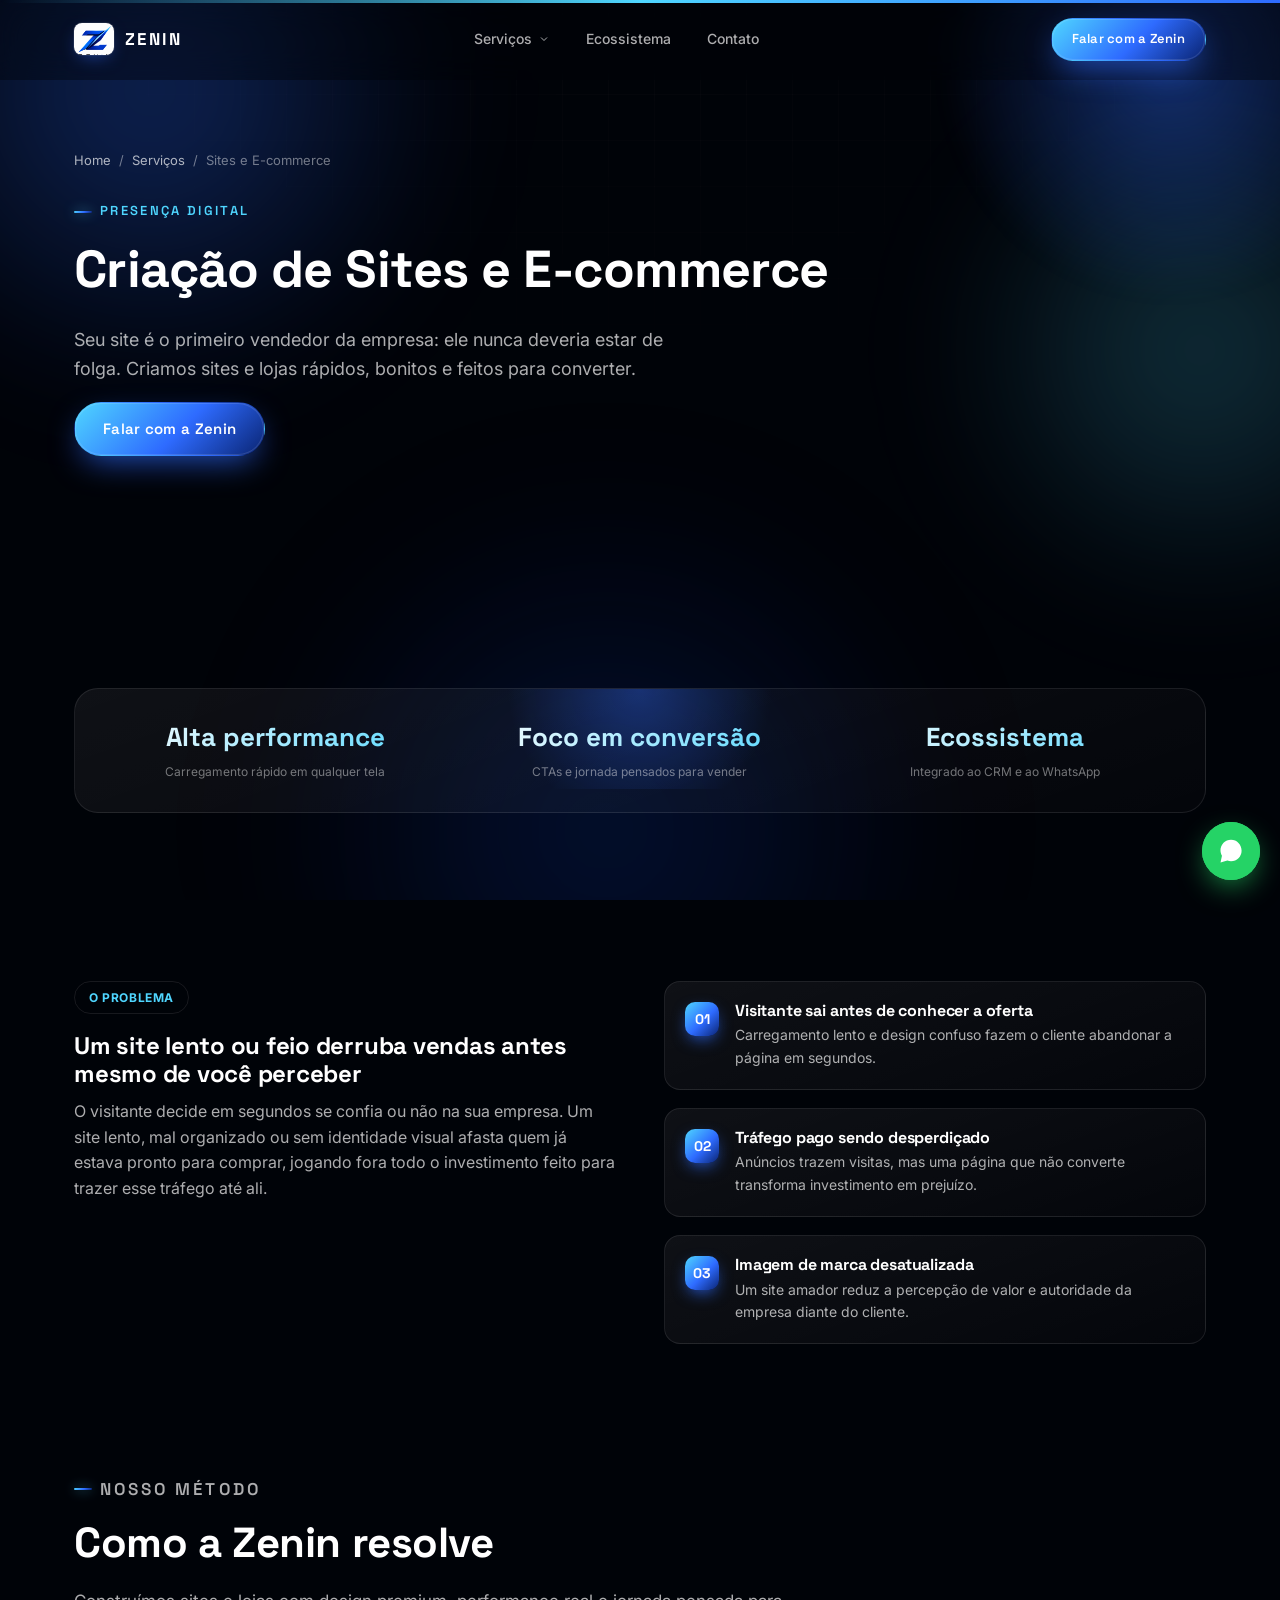
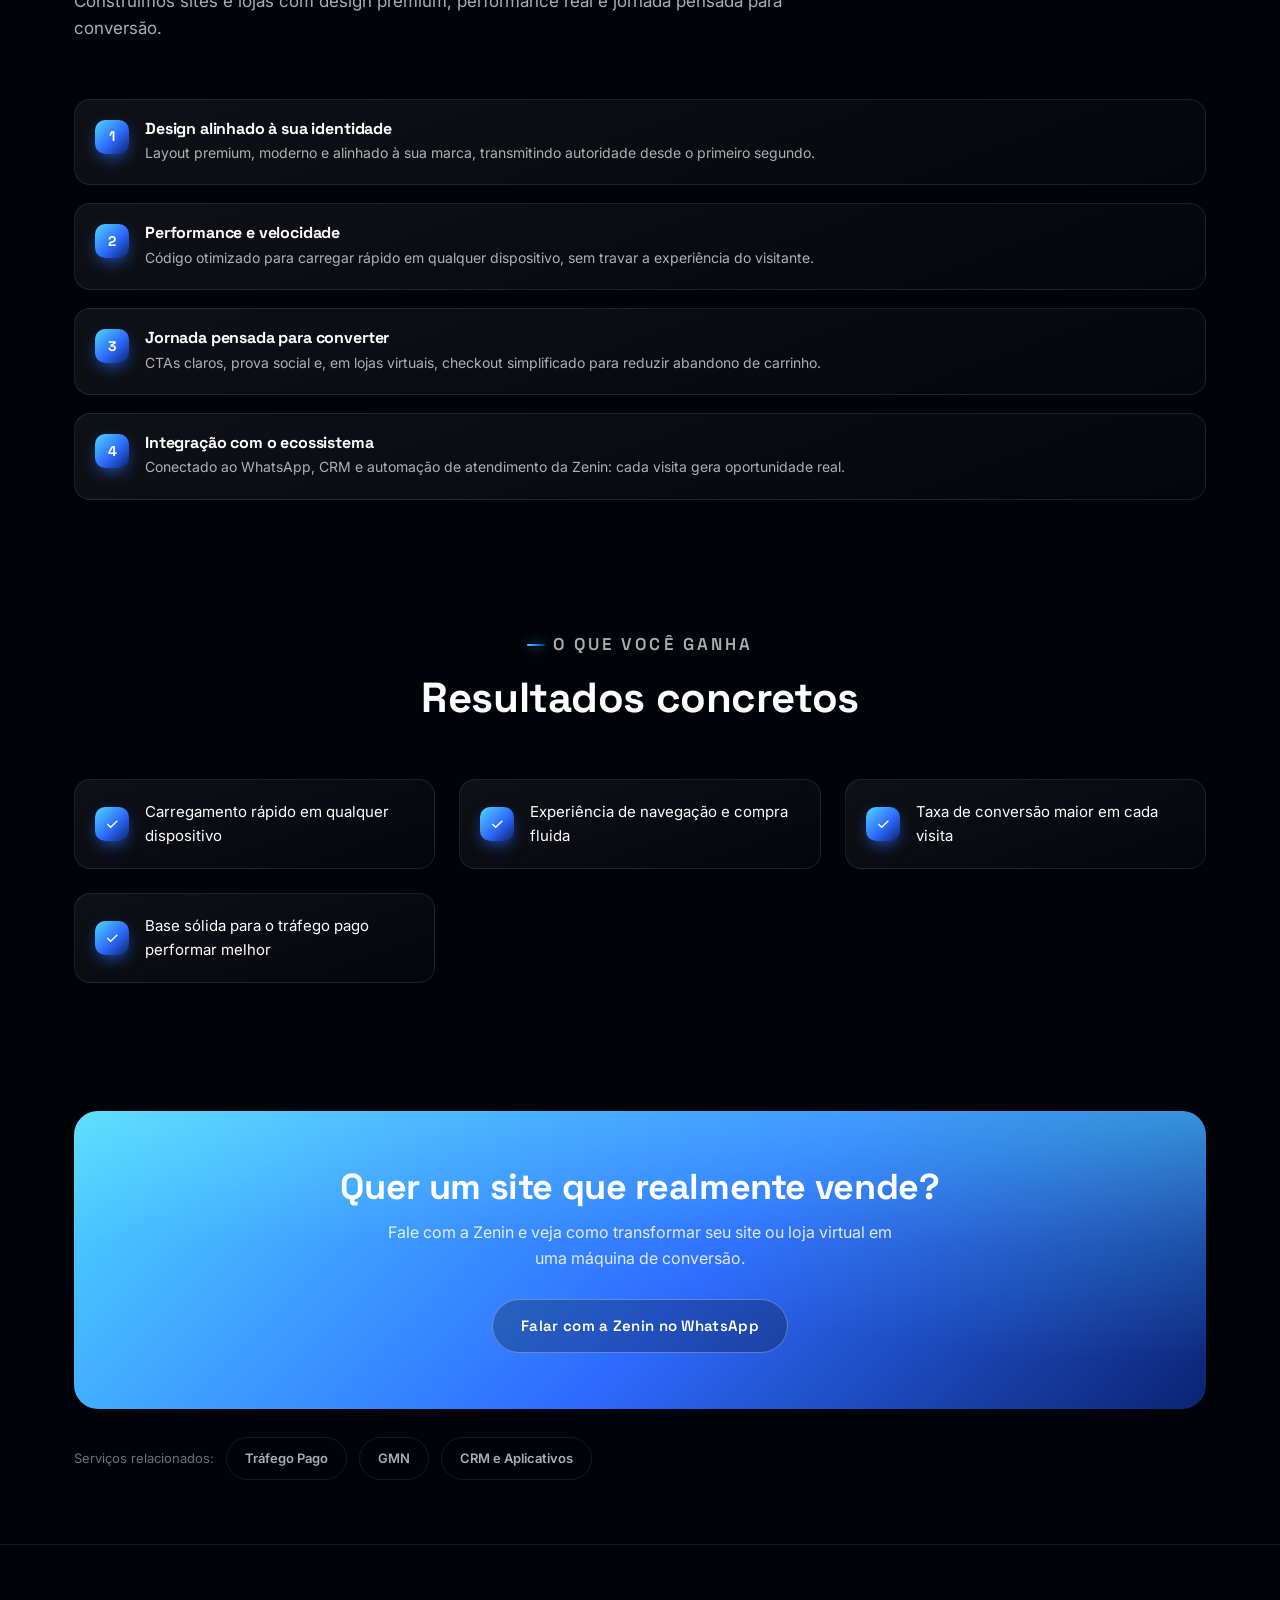
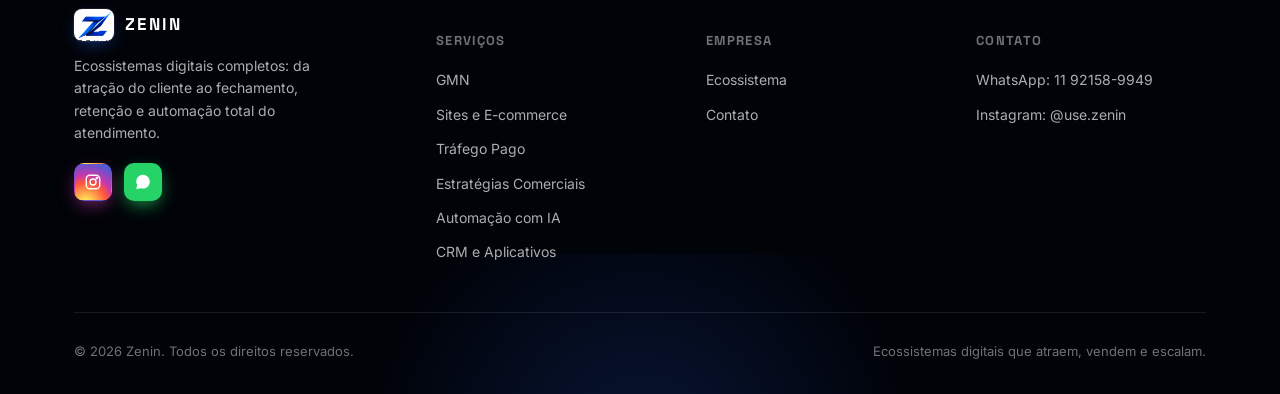
<file: servicos/sites-ecommerce.html>
<!DOCTYPE html>
<html lang="pt-BR">
<head>
<meta charset="UTF-8">
<meta name="viewport" content="width=device-width, initial-scale=1.0">
<title>Criação de Sites e E-commerce | Zenin</title>
<meta name="description" content="Sites e lojas rápidos, bonitos e construídos para converter visitante em cliente.">
<link rel="icon" type="image/png" href="../assets/logo.png">
<link rel="preconnect" href="https://fonts.googleapis.com">
<link rel="preconnect" href="https://fonts.gstatic.com" crossorigin>
<link href="https://fonts.googleapis.com/css2?family=Space+Grotesk:wght@500;600;700&family=Inter:wght@400;500;600;700&display=swap" rel="stylesheet">
<link rel="stylesheet" href="../css/style.css">
</head>
<body>

<div class="aurora" aria-hidden="true"><span></span><span></span><span></span></div>

<header class="header">
  <div class="container">
    <a href="../index.html" class="brand">
      <span class="brand-mark"><img src="../assets/logo-light-bg.png" alt="Zenin"></span><span class="brand-word">ZENIN</span>
    </a>
    <nav class="nav">
      <li class="has-dropdown" style="list-style:none;">
        <a href="../index.html#servicos" class="nav-link">Serviços
          <svg viewBox="0 0 24 24" fill="none" stroke="currentColor" stroke-width="2"><path d="M6 9l6 6 6-6"/></svg>
        </a>
        <div class="dropdown">
          <a href="gmn.html">GMN <span>Google Meu Negócio</span></a>
          <a href="sites-ecommerce.html">Sites e E-commerce <span>Alta conversão</span></a>
          <a href="trafego-pago.html">Tráfego Pago <span>Campanhas com ROI</span></a>
          <a href="estrategias-comerciais.html">Estratégias Comerciais <span>Fechar, reter, indicar</span></a>
          <a href="automacao-ia.html">Automação com IA <span>Atendimento ponta a ponta</span></a>
          <a href="crm-apps.html">CRM e Aplicativos <span>Sistemas sob medida</span></a>
        </div>
      </li>
      <a href="../index.html#ecossistema" class="nav-link">Ecossistema</a>
      <a href="../index.html#contato" class="nav-link">Contato</a>
    </nav>
    <div class="header-actions">
      <a href="https://wa.me/5511921589949?text=Ol%C3%A1%20Zenin%2C%20quero%20saber%20mais%20sobre%20os%20servi%C3%A7os" target="_blank" rel="noopener" class="btn btn--primary btn--sm"><span class="cta-full">Falar com a Zenin</span><span class="cta-short">Falar</span></a>
      <button class="nav-toggle" aria-label="Abrir menu" aria-expanded="false">
        <span></span><span></span><span></span>
      </button>
    </div>
  </div>
</header>

<section class="page-hero">
  <div class="container">
    <div class="breadcrumbs">
      <a href="../index.html">Home</a> / <a href="../index.html#servicos">Serviços</a> / <span>Sites e E-commerce</span>
    </div>
    <p class="eyebrow">Presença Digital</p>
    <h1>Criação de Sites e E-commerce</h1>
    <p class="lead">Seu site é o primeiro vendedor da empresa: ele nunca deveria estar de folga. Criamos sites e lojas rápidos, bonitos e feitos para converter.</p>
    <div class="hero-actions">
      <a href="https://wa.me/5511921589949?text=Ol%C3%A1%20Zenin%2C%20quero%20saber%20mais%20sobre%20cria%C3%A7%C3%A3o%20de%20sites%20e%20e-commerce" target="_blank" rel="noopener" class="btn btn--primary">Falar com a Zenin</a>
    </div>
  </div>
</section>

<section class="section--tight">
  <div class="container">
    <div class="stat-strip" data-reveal>
      <div><strong>Alta performance</strong><span>Carregamento rápido em qualquer tela</span></div>
      <div><strong>Foco em conversão</strong><span>CTAs e jornada pensados para vender</span></div>
      <div><strong>Ecossistema</strong><span>Integrado ao CRM e ao WhatsApp</span></div>
    </div>
  </div>
</section>

<section class="section section--tight">
  <div class="container">
    <div class="two-col">
      <div data-reveal>
        <span class="pill">O problema</span>
        <h2>Um site lento ou feio derruba vendas antes mesmo de você perceber</h2>
        <p style="color:var(--text-muted); font-size:16px;">O visitante decide em segundos se confia ou não na sua empresa. Um site lento, mal organizado ou sem identidade visual afasta quem já estava pronto para comprar, jogando fora todo o investimento feito para trazer esse tráfego até ali.</p>
      </div>
      <div data-reveal>
        <div class="pain-list">
          <div class="pain-item">
            <div class="mark">01</div>
            <div>
              <h4>Visitante sai antes de conhecer a oferta</h4>
              <p>Carregamento lento e design confuso fazem o cliente abandonar a página em segundos.</p>
            </div>
          </div>
          <div class="pain-item">
            <div class="mark">02</div>
            <div>
              <h4>Tráfego pago sendo desperdiçado</h4>
              <p>Anúncios trazem visitas, mas uma página que não converte transforma investimento em prejuízo.</p>
            </div>
          </div>
          <div class="pain-item">
            <div class="mark">03</div>
            <div>
              <h4>Imagem de marca desatualizada</h4>
              <p>Um site amador reduz a percepção de valor e autoridade da empresa diante do cliente.</p>
            </div>
          </div>
        </div>
      </div>
    </div>
  </div>
</section>

<section class="section section--tight">
  <div class="container">
    <div class="section-head" data-reveal>
      <p class="eyebrow">Nosso método</p>
      <h2>Como a Zenin resolve</h2>
      <p>Construímos sites e lojas com design premium, performance real e jornada pensada para conversão.</p>
    </div>
    <div class="steps-list">
      <div class="step-item" data-reveal>
        <div class="mark">1</div>
        <div>
          <h4>Design alinhado à sua identidade</h4>
          <p>Layout premium, moderno e alinhado à sua marca, transmitindo autoridade desde o primeiro segundo.</p>
        </div>
      </div>
      <div class="step-item" data-reveal>
        <div class="mark">2</div>
        <div>
          <h4>Performance e velocidade</h4>
          <p>Código otimizado para carregar rápido em qualquer dispositivo, sem travar a experiência do visitante.</p>
        </div>
      </div>
      <div class="step-item" data-reveal>
        <div class="mark">3</div>
        <div>
          <h4>Jornada pensada para converter</h4>
          <p>CTAs claros, prova social e, em lojas virtuais, checkout simplificado para reduzir abandono de carrinho.</p>
        </div>
      </div>
      <div class="step-item" data-reveal>
        <div class="mark">4</div>
        <div>
          <h4>Integração com o ecossistema</h4>
          <p>Conectado ao WhatsApp, CRM e automação de atendimento da Zenin: cada visita gera oportunidade real.</p>
        </div>
      </div>
    </div>
  </div>
</section>

<section class="section section--tight">
  <div class="container">
    <div class="section-head center" data-reveal>
      <p class="eyebrow">O que você ganha</p>
      <h2>Resultados concretos</h2>
    </div>
    <div class="grid grid--services">
      <div class="result-item" data-reveal>
        <div class="mark"><svg viewBox="0 0 24 24" fill="none" stroke="currentColor" stroke-width="2"><path d="M5 12l5 5L20 7"/></svg></div>
        <p>Carregamento rápido em qualquer dispositivo</p>
      </div>
      <div class="result-item" data-reveal>
        <div class="mark"><svg viewBox="0 0 24 24" fill="none" stroke="currentColor" stroke-width="2"><path d="M5 12l5 5L20 7"/></svg></div>
        <p>Experiência de navegação e compra fluida</p>
      </div>
      <div class="result-item" data-reveal>
        <div class="mark"><svg viewBox="0 0 24 24" fill="none" stroke="currentColor" stroke-width="2"><path d="M5 12l5 5L20 7"/></svg></div>
        <p>Taxa de conversão maior em cada visita</p>
      </div>
      <div class="result-item" data-reveal>
        <div class="mark"><svg viewBox="0 0 24 24" fill="none" stroke="currentColor" stroke-width="2"><path d="M5 12l5 5L20 7"/></svg></div>
        <p>Base sólida para o tráfego pago performar melhor</p>
      </div>
    </div>
  </div>
</section>

<section class="section section--tight">
  <div class="container">
    <div class="cta-band" data-reveal>
      <h2>Quer um site que realmente vende?</h2>
      <p>Fale com a Zenin e veja como transformar seu site ou loja virtual em uma máquina de conversão.</p>
      <div class="cta-actions">
        <a href="https://wa.me/5511921589949?text=Ol%C3%A1%20Zenin%2C%20quero%20saber%20mais%20sobre%20cria%C3%A7%C3%A3o%20de%20sites%20e%20e-commerce" target="_blank" rel="noopener" class="btn btn--ghost">Falar com a Zenin no WhatsApp</a>
      </div>
    </div>
    <div class="related-links" data-reveal>
      <span style="color:var(--text-faint); font-size:13px; padding:10px 0;">Serviços relacionados:</span>
      <a href="trafego-pago.html">Tráfego Pago</a>
      <a href="gmn.html">GMN</a>
      <a href="crm-apps.html">CRM e Aplicativos</a>
    </div>
  </div>
</section>

<footer class="footer">
  <div class="container">
    <div class="footer-top">
      <div class="footer-brand">
        <a href="../index.html" class="brand">
          <span class="brand-mark"><img src="../assets/logo-light-bg.png" alt="Zenin"></span><span class="brand-word">ZENIN</span>
        </a>
        <p>Ecossistemas digitais completos: da atração do cliente ao fechamento, retenção e automação total do atendimento.</p>
        <div class="footer-social">
          <a href="https://www.instagram.com/use.zenin/" target="_blank" rel="noopener" aria-label="Instagram da Zenin" class="is-instagram">
            <svg viewBox="0 0 24 24" fill="none" stroke="currentColor" stroke-width="1.8"><rect x="3" y="3" width="18" height="18" rx="5"/><circle cx="12" cy="12" r="4"/><circle cx="17.2" cy="6.8" r="1"/></svg>
          </a>
          <a href="https://wa.me/5511921589949" target="_blank" rel="noopener" aria-label="WhatsApp da Zenin" class="is-whatsapp">
            <svg viewBox="0 0 32 32" fill="currentColor"><path d="M16.04 3C9.37 3 3.98 8.39 3.98 15.06c0 2.2.58 4.35 1.68 6.25L4 29l7.85-2.06a12.07 12.07 0 0 0 4.19.75h.01c6.67 0 12.06-5.39 12.06-12.06C28.11 8.39 22.72 3 16.04 3zm5.5 17.56c-.3-.15-1.78-.88-2.06-.98-.28-.1-.48-.15-.68.15-.2.3-.78.98-.96 1.18-.18.2-.35.22-.65.07-.3-.15-1.28-.47-2.43-1.5-.9-.8-1.5-1.79-1.68-2.09-.18-.3-.02-.46.13-.61.14-.14.3-.35.45-.53.15-.18.2-.3.3-.5.1-.2.05-.38-.02-.53-.07-.15-.68-1.63-.93-2.24-.24-.58-.49-.5-.68-.51h-.58c-.2 0-.53.07-.8.38-.28.3-1.05 1.03-1.05 2.5 0 1.48 1.08 2.9 1.23 3.1.15.2 2.13 3.25 5.16 4.56.72.31 1.28.5 1.72.64.72.23 1.38.2 1.9.12.58-.09 1.78-.73 2.03-1.43.25-.7.25-1.3.18-1.43-.07-.13-.27-.2-.57-.35z"/></svg>
          </a>
        </div>
      </div>
      <div>
        <h5>Serviços</h5>
        <div class="footer-links">
          <a href="gmn.html">GMN</a>
          <a href="sites-ecommerce.html">Sites e E-commerce</a>
          <a href="trafego-pago.html">Tráfego Pago</a>
          <a href="estrategias-comerciais.html">Estratégias Comerciais</a>
          <a href="automacao-ia.html">Automação com IA</a>
          <a href="crm-apps.html">CRM e Aplicativos</a>
        </div>
      </div>
      <div>
        <h5>Empresa</h5>
        <div class="footer-links">
          <a href="../index.html#ecossistema">Ecossistema</a>
          <a href="../index.html#contato">Contato</a>
        </div>
      </div>
      <div>
        <h5>Contato</h5>
        <div class="footer-links">
          <a href="https://wa.me/5511921589949" target="_blank" rel="noopener">WhatsApp: 11 92158-9949</a>
          <a href="https://www.instagram.com/use.zenin/" target="_blank" rel="noopener">Instagram: @use.zenin</a>
        </div>
      </div>
    </div>
    <div class="footer-bottom">
      <span>© <span data-year></span> Zenin. Todos os direitos reservados.</span>
      <span>Ecossistemas digitais que atraem, vendem e escalam.</span>
    </div>
  </div>
</footer>

<a href="https://wa.me/5511921589949?text=Ol%C3%A1%20Zenin%2C%20quero%20saber%20mais%20sobre%20cria%C3%A7%C3%A3o%20de%20sites%20e%20e-commerce" target="_blank" rel="noopener" class="wa-float" aria-label="Falar no WhatsApp">
  <svg viewBox="0 0 32 32" fill="currentColor"><path d="M16.04 3C9.37 3 3.98 8.39 3.98 15.06c0 2.2.58 4.35 1.68 6.25L4 29l7.85-2.06a12.07 12.07 0 0 0 4.19.75h.01c6.67 0 12.06-5.39 12.06-12.06C28.11 8.39 22.72 3 16.04 3zm5.5 17.56c-.3-.15-1.78-.88-2.06-.98-.28-.1-.48-.15-.68.15-.2.3-.78.98-.96 1.18-.18.2-.35.22-.65.07-.3-.15-1.28-.47-2.43-1.5-.9-.8-1.5-1.79-1.68-2.09-.18-.3-.02-.46.13-.61.14-.14.3-.35.45-.53.15-.18.2-.3.3-.5.1-.2.05-.38-.02-.53-.07-.15-.68-1.63-.93-2.24-.24-.58-.49-.5-.68-.51h-.58c-.2 0-.53.07-.8.38-.28.3-1.05 1.03-1.05 2.5 0 1.48 1.08 2.9 1.23 3.1.15.2 2.13 3.25 5.16 4.56.72.31 1.28.5 1.72.64.72.23 1.38.2 1.9.12.58-.09 1.78-.73 2.03-1.43.25-.7.25-1.3.18-1.43-.07-.13-.27-.2-.57-.35z"/></svg>
</a>

<script src="../js/main.js"></script>
</body>
</html>
</file>
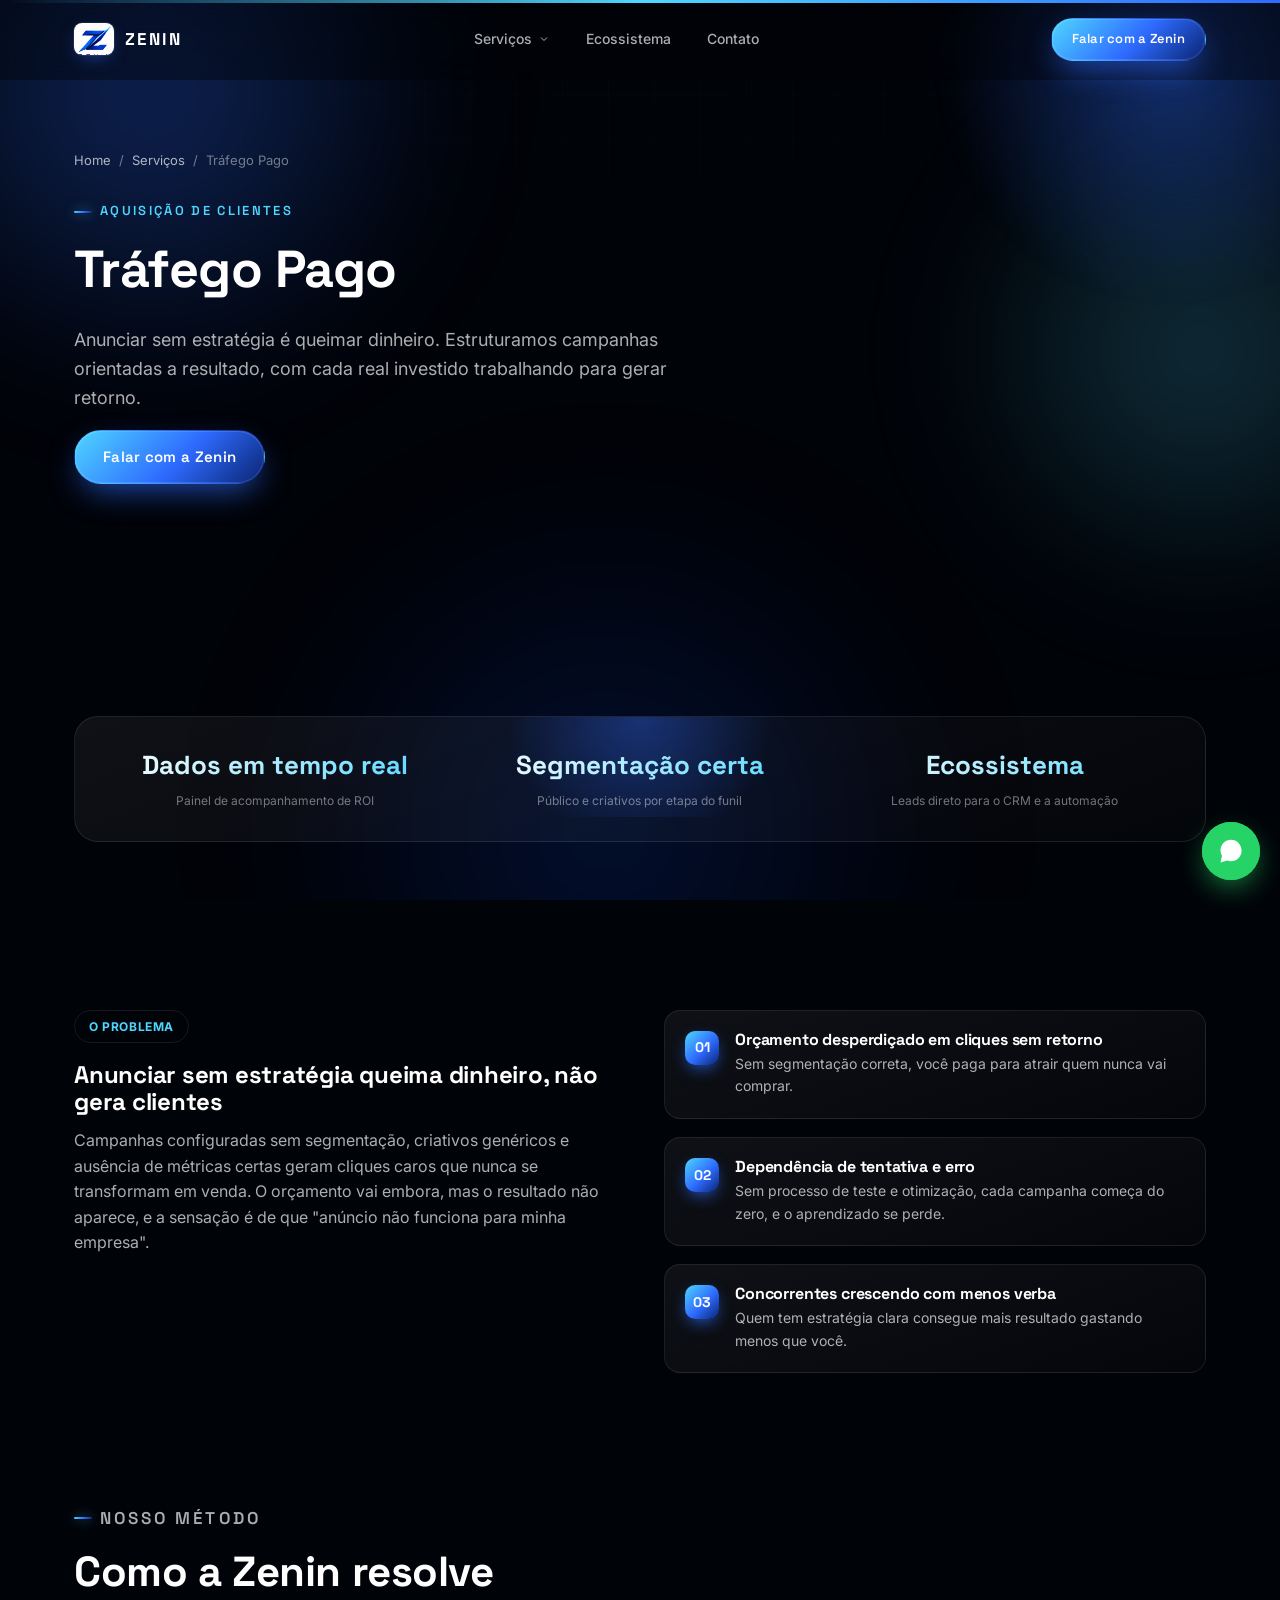
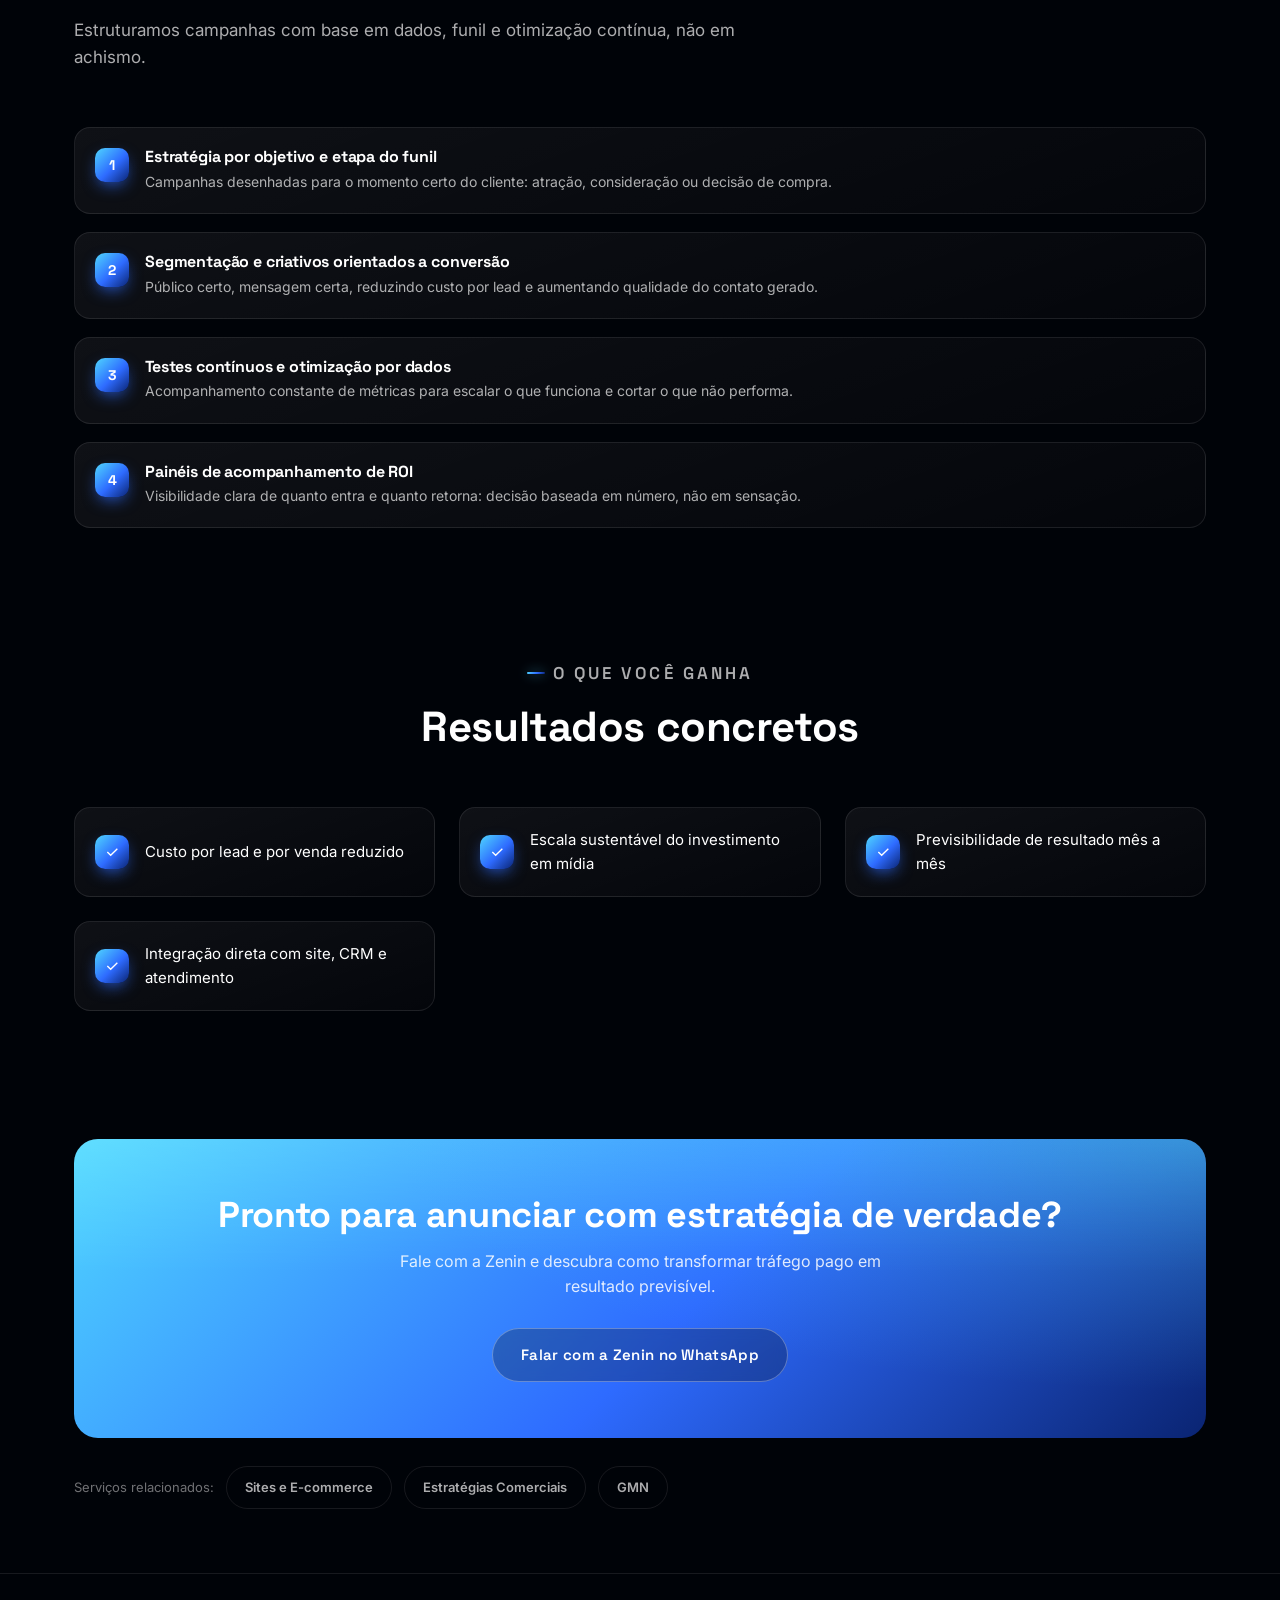
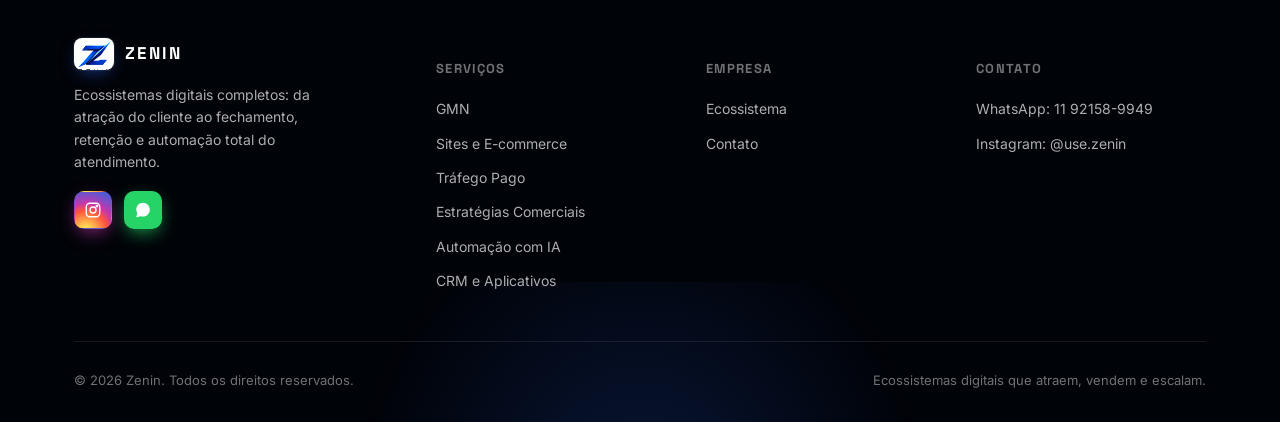
<file: servicos/trafego-pago.html>
<!DOCTYPE html>
<html lang="pt-BR">
<head>
<meta charset="UTF-8">
<meta name="viewport" content="width=device-width, initial-scale=1.0">
<title>Tráfego Pago | Zenin</title>
<meta name="description" content="Campanhas orientadas a resultado, com estratégia, segmentação e ROI mensurável.">
<link rel="icon" type="image/png" href="../assets/logo.png">
<link rel="preconnect" href="https://fonts.googleapis.com">
<link rel="preconnect" href="https://fonts.gstatic.com" crossorigin>
<link href="https://fonts.googleapis.com/css2?family=Space+Grotesk:wght@500;600;700&family=Inter:wght@400;500;600;700&display=swap" rel="stylesheet">
<link rel="stylesheet" href="../css/style.css">
</head>
<body>

<div class="aurora" aria-hidden="true"><span></span><span></span><span></span></div>

<header class="header">
  <div class="container">
    <a href="../index.html" class="brand">
      <span class="brand-mark"><img src="../assets/logo-light-bg.png" alt="Zenin"></span><span class="brand-word">ZENIN</span>
    </a>
    <nav class="nav">
      <li class="has-dropdown" style="list-style:none;">
        <a href="../index.html#servicos" class="nav-link">Serviços
          <svg viewBox="0 0 24 24" fill="none" stroke="currentColor" stroke-width="2"><path d="M6 9l6 6 6-6"/></svg>
        </a>
        <div class="dropdown">
          <a href="gmn.html">GMN <span>Google Meu Negócio</span></a>
          <a href="sites-ecommerce.html">Sites e E-commerce <span>Alta conversão</span></a>
          <a href="trafego-pago.html">Tráfego Pago <span>Campanhas com ROI</span></a>
          <a href="estrategias-comerciais.html">Estratégias Comerciais <span>Fechar, reter, indicar</span></a>
          <a href="automacao-ia.html">Automação com IA <span>Atendimento ponta a ponta</span></a>
          <a href="crm-apps.html">CRM e Aplicativos <span>Sistemas sob medida</span></a>
        </div>
      </li>
      <a href="../index.html#ecossistema" class="nav-link">Ecossistema</a>
      <a href="../index.html#contato" class="nav-link">Contato</a>
    </nav>
    <div class="header-actions">
      <a href="https://wa.me/5511921589949?text=Ol%C3%A1%20Zenin%2C%20quero%20saber%20mais%20sobre%20os%20servi%C3%A7os" target="_blank" rel="noopener" class="btn btn--primary btn--sm"><span class="cta-full">Falar com a Zenin</span><span class="cta-short">Falar</span></a>
      <button class="nav-toggle" aria-label="Abrir menu" aria-expanded="false">
        <span></span><span></span><span></span>
      </button>
    </div>
  </div>
</header>

<section class="page-hero">
  <div class="container">
    <div class="breadcrumbs">
      <a href="../index.html">Home</a> / <a href="../index.html#servicos">Serviços</a> / <span>Tráfego Pago</span>
    </div>
    <p class="eyebrow">Aquisição de Clientes</p>
    <h1>Tráfego Pago</h1>
    <p class="lead">Anunciar sem estratégia é queimar dinheiro. Estruturamos campanhas orientadas a resultado, com cada real investido trabalhando para gerar retorno.</p>
    <div class="hero-actions">
      <a href="https://wa.me/5511921589949?text=Ol%C3%A1%20Zenin%2C%20quero%20saber%20mais%20sobre%20tr%C3%A1fego%20pago" target="_blank" rel="noopener" class="btn btn--primary">Falar com a Zenin</a>
    </div>
  </div>
</section>

<section class="section--tight">
  <div class="container">
    <div class="stat-strip" data-reveal>
      <div><strong>Dados em tempo real</strong><span>Painel de acompanhamento de ROI</span></div>
      <div><strong>Segmentação certa</strong><span>Público e criativos por etapa do funil</span></div>
      <div><strong>Ecossistema</strong><span>Leads direto para o CRM e a automação</span></div>
    </div>
  </div>
</section>

<section class="section section--tight">
  <div class="container">
    <div class="two-col">
      <div data-reveal>
        <span class="pill">O problema</span>
        <h2>Anunciar sem estratégia queima dinheiro, não gera clientes</h2>
        <p style="color:var(--text-muted); font-size:16px;">Campanhas configuradas sem segmentação, criativos genéricos e ausência de métricas certas geram cliques caros que nunca se transformam em venda. O orçamento vai embora, mas o resultado não aparece, e a sensação é de que "anúncio não funciona para minha empresa".</p>
      </div>
      <div data-reveal>
        <div class="pain-list">
          <div class="pain-item">
            <div class="mark">01</div>
            <div>
              <h4>Orçamento desperdiçado em cliques sem retorno</h4>
              <p>Sem segmentação correta, você paga para atrair quem nunca vai comprar.</p>
            </div>
          </div>
          <div class="pain-item">
            <div class="mark">02</div>
            <div>
              <h4>Dependência de tentativa e erro</h4>
              <p>Sem processo de teste e otimização, cada campanha começa do zero, e o aprendizado se perde.</p>
            </div>
          </div>
          <div class="pain-item">
            <div class="mark">03</div>
            <div>
              <h4>Concorrentes crescendo com menos verba</h4>
              <p>Quem tem estratégia clara consegue mais resultado gastando menos que você.</p>
            </div>
          </div>
        </div>
      </div>
    </div>
  </div>
</section>

<section class="section section--tight">
  <div class="container">
    <div class="section-head" data-reveal>
      <p class="eyebrow">Nosso método</p>
      <h2>Como a Zenin resolve</h2>
      <p>Estruturamos campanhas com base em dados, funil e otimização contínua, não em achismo.</p>
    </div>
    <div class="steps-list">
      <div class="step-item" data-reveal>
        <div class="mark">1</div>
        <div>
          <h4>Estratégia por objetivo e etapa do funil</h4>
          <p>Campanhas desenhadas para o momento certo do cliente: atração, consideração ou decisão de compra.</p>
        </div>
      </div>
      <div class="step-item" data-reveal>
        <div class="mark">2</div>
        <div>
          <h4>Segmentação e criativos orientados a conversão</h4>
          <p>Público certo, mensagem certa, reduzindo custo por lead e aumentando qualidade do contato gerado.</p>
        </div>
      </div>
      <div class="step-item" data-reveal>
        <div class="mark">3</div>
        <div>
          <h4>Testes contínuos e otimização por dados</h4>
          <p>Acompanhamento constante de métricas para escalar o que funciona e cortar o que não performa.</p>
        </div>
      </div>
      <div class="step-item" data-reveal>
        <div class="mark">4</div>
        <div>
          <h4>Painéis de acompanhamento de ROI</h4>
          <p>Visibilidade clara de quanto entra e quanto retorna: decisão baseada em número, não em sensação.</p>
        </div>
      </div>
    </div>
  </div>
</section>

<section class="section section--tight">
  <div class="container">
    <div class="section-head center" data-reveal>
      <p class="eyebrow">O que você ganha</p>
      <h2>Resultados concretos</h2>
    </div>
    <div class="grid grid--services">
      <div class="result-item" data-reveal>
        <div class="mark"><svg viewBox="0 0 24 24" fill="none" stroke="currentColor" stroke-width="2"><path d="M5 12l5 5L20 7"/></svg></div>
        <p>Custo por lead e por venda reduzido</p>
      </div>
      <div class="result-item" data-reveal>
        <div class="mark"><svg viewBox="0 0 24 24" fill="none" stroke="currentColor" stroke-width="2"><path d="M5 12l5 5L20 7"/></svg></div>
        <p>Escala sustentável do investimento em mídia</p>
      </div>
      <div class="result-item" data-reveal>
        <div class="mark"><svg viewBox="0 0 24 24" fill="none" stroke="currentColor" stroke-width="2"><path d="M5 12l5 5L20 7"/></svg></div>
        <p>Previsibilidade de resultado mês a mês</p>
      </div>
      <div class="result-item" data-reveal>
        <div class="mark"><svg viewBox="0 0 24 24" fill="none" stroke="currentColor" stroke-width="2"><path d="M5 12l5 5L20 7"/></svg></div>
        <p>Integração direta com site, CRM e atendimento</p>
      </div>
    </div>
  </div>
</section>

<section class="section section--tight">
  <div class="container">
    <div class="cta-band" data-reveal>
      <h2>Pronto para anunciar com estratégia de verdade?</h2>
      <p>Fale com a Zenin e descubra como transformar tráfego pago em resultado previsível.</p>
      <div class="cta-actions">
        <a href="https://wa.me/5511921589949?text=Ol%C3%A1%20Zenin%2C%20quero%20saber%20mais%20sobre%20tr%C3%A1fego%20pago" target="_blank" rel="noopener" class="btn btn--ghost">Falar com a Zenin no WhatsApp</a>
      </div>
    </div>
    <div class="related-links" data-reveal>
      <span style="color:var(--text-faint); font-size:13px; padding:10px 0;">Serviços relacionados:</span>
      <a href="sites-ecommerce.html">Sites e E-commerce</a>
      <a href="estrategias-comerciais.html">Estratégias Comerciais</a>
      <a href="gmn.html">GMN</a>
    </div>
  </div>
</section>

<footer class="footer">
  <div class="container">
    <div class="footer-top">
      <div class="footer-brand">
        <a href="../index.html" class="brand">
          <span class="brand-mark"><img src="../assets/logo-light-bg.png" alt="Zenin"></span><span class="brand-word">ZENIN</span>
        </a>
        <p>Ecossistemas digitais completos: da atração do cliente ao fechamento, retenção e automação total do atendimento.</p>
        <div class="footer-social">
          <a href="https://www.instagram.com/use.zenin/" target="_blank" rel="noopener" aria-label="Instagram da Zenin" class="is-instagram">
            <svg viewBox="0 0 24 24" fill="none" stroke="currentColor" stroke-width="1.8"><rect x="3" y="3" width="18" height="18" rx="5"/><circle cx="12" cy="12" r="4"/><circle cx="17.2" cy="6.8" r="1"/></svg>
          </a>
          <a href="https://wa.me/5511921589949" target="_blank" rel="noopener" aria-label="WhatsApp da Zenin" class="is-whatsapp">
            <svg viewBox="0 0 32 32" fill="currentColor"><path d="M16.04 3C9.37 3 3.98 8.39 3.98 15.06c0 2.2.58 4.35 1.68 6.25L4 29l7.85-2.06a12.07 12.07 0 0 0 4.19.75h.01c6.67 0 12.06-5.39 12.06-12.06C28.11 8.39 22.72 3 16.04 3zm5.5 17.56c-.3-.15-1.78-.88-2.06-.98-.28-.1-.48-.15-.68.15-.2.3-.78.98-.96 1.18-.18.2-.35.22-.65.07-.3-.15-1.28-.47-2.43-1.5-.9-.8-1.5-1.79-1.68-2.09-.18-.3-.02-.46.13-.61.14-.14.3-.35.45-.53.15-.18.2-.3.3-.5.1-.2.05-.38-.02-.53-.07-.15-.68-1.63-.93-2.24-.24-.58-.49-.5-.68-.51h-.58c-.2 0-.53.07-.8.38-.28.3-1.05 1.03-1.05 2.5 0 1.48 1.08 2.9 1.23 3.1.15.2 2.13 3.25 5.16 4.56.72.31 1.28.5 1.72.64.72.23 1.38.2 1.9.12.58-.09 1.78-.73 2.03-1.43.25-.7.25-1.3.18-1.43-.07-.13-.27-.2-.57-.35z"/></svg>
          </a>
        </div>
      </div>
      <div>
        <h5>Serviços</h5>
        <div class="footer-links">
          <a href="gmn.html">GMN</a>
          <a href="sites-ecommerce.html">Sites e E-commerce</a>
          <a href="trafego-pago.html">Tráfego Pago</a>
          <a href="estrategias-comerciais.html">Estratégias Comerciais</a>
          <a href="automacao-ia.html">Automação com IA</a>
          <a href="crm-apps.html">CRM e Aplicativos</a>
        </div>
      </div>
      <div>
        <h5>Empresa</h5>
        <div class="footer-links">
          <a href="../index.html#ecossistema">Ecossistema</a>
          <a href="../index.html#contato">Contato</a>
        </div>
      </div>
      <div>
        <h5>Contato</h5>
        <div class="footer-links">
          <a href="https://wa.me/5511921589949" target="_blank" rel="noopener">WhatsApp: 11 92158-9949</a>
          <a href="https://www.instagram.com/use.zenin/" target="_blank" rel="noopener">Instagram: @use.zenin</a>
        </div>
      </div>
    </div>
    <div class="footer-bottom">
      <span>© <span data-year></span> Zenin. Todos os direitos reservados.</span>
      <span>Ecossistemas digitais que atraem, vendem e escalam.</span>
    </div>
  </div>
</footer>

<a href="https://wa.me/5511921589949?text=Ol%C3%A1%20Zenin%2C%20quero%20saber%20mais%20sobre%20tr%C3%A1fego%20pago" target="_blank" rel="noopener" class="wa-float" aria-label="Falar no WhatsApp">
  <svg viewBox="0 0 32 32" fill="currentColor"><path d="M16.04 3C9.37 3 3.98 8.39 3.98 15.06c0 2.2.58 4.35 1.68 6.25L4 29l7.85-2.06a12.07 12.07 0 0 0 4.19.75h.01c6.67 0 12.06-5.39 12.06-12.06C28.11 8.39 22.72 3 16.04 3zm5.5 17.56c-.3-.15-1.78-.88-2.06-.98-.28-.1-.48-.15-.68.15-.2.3-.78.98-.96 1.18-.18.2-.35.22-.65.07-.3-.15-1.28-.47-2.43-1.5-.9-.8-1.5-1.79-1.68-2.09-.18-.3-.02-.46.13-.61.14-.14.3-.35.45-.53.15-.18.2-.3.3-.5.1-.2.05-.38-.02-.53-.07-.15-.68-1.63-.93-2.24-.24-.58-.49-.5-.68-.51h-.58c-.2 0-.53.07-.8.38-.28.3-1.05 1.03-1.05 2.5 0 1.48 1.08 2.9 1.23 3.1.15.2 2.13 3.25 5.16 4.56.72.31 1.28.5 1.72.64.72.23 1.38.2 1.9.12.58-.09 1.78-.73 2.03-1.43.25-.7.25-1.3.18-1.43-.07-.13-.27-.2-.57-.35z"/></svg>
</a>

<script src="../js/main.js"></script>
</body>
</html>
</file>
<file: css/style.css>
/* =========================================================
   ZENIN — Design System v2
   ========================================================= */

:root{
  /* Paleta oficial (identidade da marca) */
  --rich-black: #00072D;
  --navy-dark: #051650;
  --blue-bangladesh: #0A2472;
  --blue-caribbean: #123499;
  --white: #FFFFFF;

  /* Azul vivo — energia, brilho, "avanço" */
  --accent-cyan: #4FD6FF;
  --accent-vivid: #2E6BFF;
  --accent-vivid-2: #5B8CFF;

  /* Base / superfícies */
  --true-black: #000308;
  --bg: var(--true-black);
  --surface: rgba(46, 107, 255, 0.08);
  --surface-strong: rgba(10, 36, 114, 0.30);
  --glass: linear-gradient(160deg, rgba(255,255,255,0.06), rgba(255,255,255,0.015));
  --border-soft: rgba(255, 255, 255, 0.09);
  --border-glow: rgba(79, 214, 255, 0.55);
  --text: var(--white);
  --text-muted: rgba(255, 255, 255, 0.68);
  --text-faint: rgba(255, 255, 255, 0.44);
  --accent: var(--accent-vivid);

  --gradient-accent: linear-gradient(135deg, var(--accent-cyan) 0%, var(--accent-vivid) 55%, var(--blue-bangladesh) 100%);
  --gradient-accent-2: linear-gradient(135deg, var(--accent-vivid-2) 0%, var(--accent-vivid) 100%);
  --gradient-text: linear-gradient(120deg, #ffffff 10%, var(--accent-cyan) 55%, var(--accent-vivid-2) 100%);
  --gradient-metal: linear-gradient(180deg, rgba(255,255,255,0.22), rgba(255,255,255,0) 45%);

  --font-heading: 'Space Grotesk', 'Inter', sans-serif;
  --font-body: 'Inter', sans-serif;

  --container: 1180px;
  --radius-sm: 8px;
  --radius-md: 16px;
  --radius-lg: 24px;

  --shadow-glow: 0 0 0 1px rgba(255,255,255,0.05), 0 24px 70px -20px rgba(46,107,255,0.45);
  --transition: 0.35s cubic-bezier(.2,.7,.2,1);
}

/* ---------- Reset ---------- */
*, *::before, *::after{ box-sizing: border-box; }
html{ scroll-behavior: smooth; }
body{
  margin: 0;
  background: var(--bg);
  color: var(--text);
  font-family: var(--font-body);
  font-size: 16px;
  line-height: 1.6;
  -webkit-font-smoothing: antialiased;
  overflow-x: hidden;
}
img{ max-width: 100%; display: block; }
a{ color: inherit; text-decoration: none; }
ul{ list-style: none; margin: 0; padding: 0; }
h1, h2, h3, h4{
  font-family: var(--font-heading);
  font-weight: 700;
  line-height: 1.15;
  letter-spacing: -0.01em;
  margin: 0 0 .5em;
}
p{ margin: 0 0 1em; }
button{ font-family: inherit; cursor: pointer; }
input, textarea{ font-family: inherit; }

.container{
  width: 100%;
  max-width: var(--container);
  margin: 0 auto;
  padding: 0 24px;
}

.eyebrow{
  position: relative;
  display: inline-flex;
  align-items: center;
  gap: 8px;
  font-family: var(--font-heading);
  font-size: 13px;
  font-weight: 600;
  letter-spacing: 0.18em;
  text-transform: uppercase;
  color: var(--accent-cyan);
  margin-bottom: 16px;
}
.eyebrow::before{
  content: '';
  width: 18px;
  height: 2px;
  background: var(--gradient-accent);
  border-radius: 2px;
  box-shadow: 0 0 12px rgba(79,214,255,0.7);
}

.section{
  position: relative;
  padding: 96px 0;
}
.section--tight{ padding: 64px 0; }

.section-head{
  max-width: 720px;
  margin: 0 0 56px;
}
.section-head.center{ margin-inline: auto; text-align: center; }

.section-head h2{
  font-size: clamp(28px, 4vw, 42px);
}
.section-head p{
  color: var(--text-muted);
  font-size: 17px;
}

/* ---------- Top accent line ---------- */
html::before{
  content: '';
  position: fixed;
  top: 0; left: 0; right: 0;
  height: 3px;
  background: linear-gradient(90deg, transparent, var(--accent-cyan), var(--accent-vivid), var(--accent-cyan), transparent);
  background-size: 200% 100%;
  z-index: 1200;
  pointer-events: none;
  animation: topline 6s linear infinite;
}
@keyframes topline{
  0%{ background-position: 0% 0; }
  100%{ background-position: 200% 0; }
}

/* ---------- Background atmosphere ---------- */
body::before{
  content: '';
  position: fixed;
  inset: 0;
  z-index: -3;
  background: var(--true-black);
}
body::after{
  content: '';
  position: fixed;
  inset: -10%;
  z-index: -2;
  pointer-events: none;
  background-image:
    linear-gradient(rgba(255,255,255,0.028) 1px, transparent 1px),
    linear-gradient(90deg, rgba(255,255,255,0.028) 1px, transparent 1px);
  background-size: 46px 46px;
  mask-image: radial-gradient(65% 55% at 50% 0%, rgba(0,0,0,0.85), transparent 78%);
}

.aurora{
  position: fixed;
  inset: 0;
  z-index: -1;
  pointer-events: none;
  overflow: hidden;
}
.aurora span{
  position: absolute;
  border-radius: 50%;
  filter: blur(70px);
  opacity: 0.55;
  will-change: transform;
}
.aurora span:nth-child(1){
  width: 620px; height: 620px;
  top: -220px; left: -160px;
  background: radial-gradient(circle, rgba(46,107,255,0.65), transparent 70%);
  animation: driftA 22s ease-in-out infinite;
}
.aurora span:nth-child(2){
  width: 520px; height: 520px;
  top: 10%; right: -180px;
  background: radial-gradient(circle, rgba(79,214,255,0.45), transparent 70%);
  animation: driftB 26s ease-in-out infinite;
}
.aurora span:nth-child(3){
  width: 700px; height: 700px;
  bottom: -280px; left: 20%;
  background: radial-gradient(circle, rgba(10,36,114,0.75), transparent 70%);
  animation: driftC 30s ease-in-out infinite;
}
@keyframes driftA{
  0%, 100%{ transform: translate(0,0) scale(1); }
  50%{ transform: translate(60px, 40px) scale(1.12); }
}
@keyframes driftB{
  0%, 100%{ transform: translate(0,0) scale(1); }
  50%{ transform: translate(-50px, 60px) scale(1.08); }
}
@keyframes driftC{
  0%, 100%{ transform: translate(0,0) scale(1); }
  50%{ transform: translate(40px, -50px) scale(1.1); }
}

/* ---------- Buttons ---------- */
.btn{
  position: relative;
  display: inline-flex;
  align-items: center;
  justify-content: center;
  gap: 10px;
  padding: 14px 28px;
  border-radius: 999px;
  font-family: var(--font-heading);
  font-weight: 600;
  font-size: 15px;
  letter-spacing: 0.02em;
  border: 1px solid transparent;
  transition: transform var(--transition), box-shadow var(--transition), background var(--transition), border-color var(--transition);
  white-space: nowrap;
}
.btn--primary{
  background: var(--gradient-accent);
  color: var(--white);
  box-shadow: 0 0 0 1px rgba(255,255,255,0.12) inset, 0 12px 32px -8px rgba(46,107,255,0.75), 0 0 0px rgba(79,214,255,0);
}
.btn--primary:hover{
  transform: translateY(-2px);
  box-shadow: 0 0 0 1px rgba(255,255,255,0.18) inset, 0 0 40px rgba(79,214,255,0.6), 0 18px 40px -10px rgba(46,107,255,0.9);
}
.btn--ghost{
  background: rgba(255,255,255,0.03);
  color: var(--white);
  border-color: var(--border-soft);
  backdrop-filter: blur(6px);
}
.btn--ghost:hover{
  border-color: var(--border-glow);
  box-shadow: 0 0 28px rgba(79,214,255,0.3);
  transform: translateY(-2px);
}
.btn--sm{ padding: 10px 20px; font-size: 13px; }
.btn--block{ width: 100%; }
.btn svg{ width: 16px; height: 16px; }

/* ---------- Header ---------- */
.header{
  position: fixed;
  top: 0; left: 0; right: 0;
  z-index: 1000;
  padding: 18px 0;
  background: rgba(0, 3, 8, 0.4);
  border-bottom: 1px solid transparent;
  backdrop-filter: blur(16px);
  transition: background var(--transition), border-color var(--transition), padding var(--transition);
}
.header.is-scrolled{
  padding: 12px 0;
  background: rgba(0, 3, 8, 0.86);
  border-bottom-color: var(--border-soft);
}
.header .container{
  display: flex;
  align-items: center;
  justify-content: space-between;
  gap: 12px;
  flex-wrap: nowrap;
}
.brand{
  display: flex;
  align-items: center;
  gap: 11px;
  font-family: var(--font-heading);
  font-weight: 700;
  font-size: 18px;
  letter-spacing: 0.04em;
  flex-shrink: 0;
}
.brand-mark{
  display: block;
  width: 40px;
  height: 32px;
  overflow: hidden;
  border-radius: 8px;
  flex-shrink: 0;
  box-shadow: 0 0 0 1px rgba(255,255,255,0.08), 0 6px 18px -6px rgba(46,107,255,0.6);
}
.brand-mark img{
  display: block;
  width: 40px;
  height: 40px;
  object-fit: cover;
  object-position: top;
}
.brand-word{
  font-size: 17px;
  letter-spacing: 0.14em;
}

.nav{
  display: flex;
  align-items: center;
  gap: 4px;
}
.nav-link{
  position: relative;
  padding: 10px 16px;
  font-size: 14px;
  font-weight: 500;
  color: var(--text-muted);
  border-radius: 999px;
  transition: color var(--transition), background var(--transition);
}
.nav-link:hover, .nav-link.is-active{
  color: var(--white);
  background: rgba(255,255,255,0.07);
}

.has-dropdown{ position: relative; }
.has-dropdown > .nav-link{ display: flex; align-items: center; gap: 6px; }
.has-dropdown > .nav-link svg{ width: 12px; height: 12px; transition: transform var(--transition); }
.has-dropdown:hover > .nav-link svg{ transform: rotate(180deg); }

.dropdown{
  position: absolute;
  top: calc(100% + 10px);
  left: 0;
  min-width: 300px;
  background: rgba(3, 8, 20, 0.98);
  border: 1px solid var(--border-soft);
  border-radius: var(--radius-md);
  padding: 10px;
  box-shadow: var(--shadow-glow);
  opacity: 0;
  visibility: hidden;
  transform: translateY(6px);
  transition: opacity var(--transition), transform var(--transition), visibility var(--transition);
}
.has-dropdown:hover .dropdown,
.has-dropdown:focus-within .dropdown{
  opacity: 1;
  visibility: visible;
  transform: translateY(0);
}
.dropdown a{
  display: flex;
  flex-direction: column;
  gap: 2px;
  padding: 10px 14px;
  border-radius: var(--radius-sm);
  font-size: 14px;
  font-weight: 600;
  color: var(--text);
  transition: background var(--transition);
}
.dropdown a span{
  font-size: 12px;
  font-weight: 400;
  color: var(--text-faint);
}
.dropdown a:hover{ background: rgba(46,107,255,0.25); }

.header-actions{
  display: flex;
  align-items: center;
  gap: 10px;
  flex-shrink: 0;
}
.cta-short{ display: none; }

.nav-toggle{
  display: none;
  flex-direction: column;
  justify-content: center;
  gap: 5px;
  width: 40px;
  height: 40px;
  border-radius: 10px;
  border: 1px solid var(--border-soft);
  background: rgba(255,255,255,0.03);
  flex-shrink: 0;
}
.nav-toggle span{
  display: block;
  width: 18px;
  height: 2px;
  margin: 0 auto;
  background: var(--white);
  transition: transform var(--transition), opacity var(--transition);
}
.nav-toggle.is-open span:nth-child(1){ transform: translateY(7px) rotate(45deg); }
.nav-toggle.is-open span:nth-child(2){ opacity: 0; }
.nav-toggle.is-open span:nth-child(3){ transform: translateY(-7px) rotate(-45deg); }

/* ---------- Hero ---------- */
.hero{
  position: relative;
  min-height: 100vh;
  display: flex;
  align-items: center;
  padding: 150px 0 80px;
  overflow: hidden;
}
.hero .container{
  display: grid;
  grid-template-columns: 1fr;
  gap: 56px;
  align-items: center;
  position: relative;
  z-index: 2;
}
.hero-content{ max-width: 640px; }
.hero h1{
  font-size: clamp(34px, 5.6vw, 62px);
  margin-bottom: 24px;
}
.hero h1 .accent{
  background: var(--gradient-text);
  -webkit-background-clip: text;
  background-clip: text;
  color: transparent;
}
.hero p.lead{
  font-size: clamp(16px, 2vw, 19px);
  color: var(--text-muted);
  max-width: 560px;
  margin-bottom: 36px;
}
.hero-actions{
  display: flex;
  flex-wrap: wrap;
  gap: 16px;
  margin-bottom: 48px;
}
.hero-stats{
  display: flex;
  flex-wrap: wrap;
  gap: 36px;
}
.hero-stats div strong{
  display: block;
  font-family: var(--font-heading);
  font-size: 28px;
  background: linear-gradient(120deg, #ffffff, var(--accent-cyan));
  -webkit-background-clip: text;
  background-clip: text;
  color: transparent;
}
.hero-stats div span{
  font-size: 13px;
  color: var(--text-faint);
  letter-spacing: 0.03em;
}

/* ---------- Hero visual (painel/mockup) ---------- */
.hero-visual{
  position: relative;
  display: flex;
  justify-content: center;
  z-index: 2;
}
.hv-glow{
  position: absolute;
  width: 420px;
  height: 420px;
  border-radius: 50%;
  background: radial-gradient(circle, rgba(46,107,255,0.45), transparent 70%);
  filter: blur(20px);
  z-index: -1;
  animation: hvGlowPulse 6s ease-in-out infinite;
}
@keyframes hvGlowPulse{
  0%, 100%{ opacity: 0.55; transform: scale(1); }
  50%{ opacity: 0.85; transform: scale(1.08); }
}
.hv-card{
  position: relative;
  width: 100%;
  max-width: 400px;
  background: linear-gradient(165deg, rgba(16,26,58,0.9), rgba(3,8,20,0.92));
  border: 1px solid rgba(255,255,255,0.1);
  border-radius: var(--radius-lg);
  padding: 22px;
  backdrop-filter: blur(18px);
  box-shadow: 0 30px 80px -24px rgba(0,0,0,0.7), 0 0 0 1px rgba(255,255,255,0.04) inset, 0 0 60px -10px rgba(46,107,255,0.35);
  animation: hvFloat 7s ease-in-out infinite;
}
@keyframes hvFloat{
  0%, 100%{ transform: translateY(0); }
  50%{ transform: translateY(-10px); }
}
.hv-card-head{
  display: flex;
  align-items: center;
  gap: 8px;
  margin-bottom: 18px;
}
.hv-dot{ width: 8px; height: 8px; border-radius: 50%; background: rgba(255,255,255,0.18); }
.hv-dot:nth-child(1){ background: #ff6767; }
.hv-dot:nth-child(2){ background: #ffcf5c; }
.hv-dot:nth-child(3){ background: #59e394; }
.hv-title{
  margin-left: 6px;
  font-family: var(--font-heading);
  font-size: 12px;
  letter-spacing: 0.08em;
  text-transform: uppercase;
  color: var(--text-faint);
}
.hv-chart{
  border-radius: var(--radius-md);
  background: rgba(255,255,255,0.03);
  border: 1px solid rgba(255,255,255,0.06);
  padding: 12px 12px 4px;
  margin-bottom: 16px;
}
.hv-chart svg{ width: 100%; height: 90px; display: block; }
.hv-line{
  stroke-dasharray: 480;
  stroke-dashoffset: 480;
  transition: stroke-dashoffset 1.6s cubic-bezier(.2,.7,.2,1);
}
.hv-area{
  opacity: 0;
  transition: opacity 1.2s ease 0.4s;
}
[data-reveal].is-visible .hv-line{ stroke-dashoffset: 0; }
[data-reveal].is-visible .hv-area{ opacity: 1; }

.hv-stats{
  display: grid;
  grid-template-columns: 1fr 1fr;
  gap: 10px;
  margin-bottom: 18px;
}
.hv-stat{
  padding: 12px;
  border-radius: var(--radius-sm);
  background: rgba(255,255,255,0.03);
  border: 1px solid rgba(255,255,255,0.06);
}
.hv-num{
  display: block;
  font-family: var(--font-heading);
  font-weight: 700;
  font-size: 18px;
  background: linear-gradient(120deg, var(--accent-cyan), var(--accent-vivid-2));
  -webkit-background-clip: text;
  background-clip: text;
  color: transparent;
}
.hv-label{ font-size: 11px; color: var(--text-faint); }

.hv-funnel{ display: flex; flex-direction: column; gap: 10px; }
.hv-funnel-row{
  display: grid;
  grid-template-columns: 66px 1fr;
  align-items: center;
  gap: 10px;
  font-size: 11px;
  color: var(--text-muted);
}
.hv-bar{
  height: 7px;
  border-radius: 999px;
  background: rgba(255,255,255,0.07);
  overflow: hidden;
}
.hv-bar i{
  display: block;
  height: 100%;
  width: 0;
  border-radius: 999px;
  background: var(--gradient-accent-2);
  box-shadow: 0 0 10px rgba(79,214,255,0.6);
  transition: width 1.4s cubic-bezier(.2,.7,.2,1);
}
[data-reveal].is-visible .hv-bar i{ width: var(--w, 0%); }

/* small page hero (service pages) */
.page-hero{
  padding: 150px 0 80px;
  position: relative;
  overflow: hidden;
}
.page-hero::before{
  content: '';
  position: absolute;
  top: -160px;
  right: -120px;
  width: 460px;
  height: 460px;
  border-radius: 50%;
  background: radial-gradient(circle, rgba(46,107,255,0.4), transparent 70%);
  filter: blur(10px);
  pointer-events: none;
}
.page-hero .container{ position: relative; z-index: 1; }
.page-hero .eyebrow{ margin-bottom: 18px; }
.page-hero h1{ font-size: clamp(30px, 5vw, 52px); max-width: 820px; }
.page-hero p.lead{ color: var(--text-muted); font-size: 18px; max-width: 640px; }
.breadcrumbs{
  display: flex;
  gap: 8px;
  align-items: center;
  font-size: 13px;
  color: var(--text-faint);
  margin-bottom: 24px;
  flex-wrap: wrap;
}
.breadcrumbs a{ color: var(--text-muted); }
.breadcrumbs a:hover{ color: var(--white); }

/* ---------- Cards / Services ---------- */
.grid{
  display: grid;
  gap: 24px;
}
.grid--services{ grid-template-columns: repeat(auto-fit, minmax(280px, 1fr)); }

.card{
  position: relative;
  background: var(--glass);
  border: 1px solid var(--border-soft);
  border-radius: var(--radius-lg);
  padding: 32px;
  transition: transform var(--transition), border-color var(--transition), box-shadow var(--transition);
}
.card:hover{
  transform: translateY(-6px);
  border-color: var(--border-glow);
  box-shadow: 0 0 0 1px rgba(79,214,255,0.2), 0 26px 60px -20px rgba(46,107,255,0.55);
}
.card-icon{
  position: relative;
  width: 52px;
  height: 52px;
  display: flex;
  align-items: center;
  justify-content: center;
  border-radius: 14px;
  background: var(--gradient-accent);
  margin-bottom: 22px;
  box-shadow: 0 10px 28px -6px rgba(46,107,255,0.85), 0 0 0 1px rgba(255,255,255,0.1) inset;
}
.card-icon svg{ width: 26px; height: 26px; color: var(--white); }
.card h3{ font-size: 20px; margin-bottom: 10px; }
.card p{ color: var(--text-muted); font-size: 15px; margin-bottom: 20px; }
.card-link{
  display: inline-flex;
  align-items: center;
  gap: 8px;
  font-size: 14px;
  font-weight: 600;
  color: var(--accent-cyan);
  transition: gap var(--transition), color var(--transition);
}
.card-link svg{ width: 14px; height: 14px; transition: transform var(--transition); }
.card-link:hover{ color: var(--white); gap: 12px; }
.card-link:hover svg{ transform: translateX(2px); }

/* ---------- Ecosystem ---------- */
.flow{
  display: grid;
  grid-template-columns: repeat(4, 1fr);
  gap: 20px;
  position: relative;
}
.flow::before{
  content: '';
  position: absolute;
  top: 34px;
  left: 6%;
  right: 6%;
  height: 2px;
  background: linear-gradient(90deg, transparent, var(--border-glow), var(--accent-vivid), var(--border-glow), transparent);
  z-index: 0;
  opacity: 0.7;
}
.flow-step{
  position: relative;
  z-index: 1;
  text-align: center;
  padding: 0 8px;
}
.flow-step .num{
  width: 68px;
  height: 68px;
  margin: 0 auto 20px;
  display: flex;
  align-items: center;
  justify-content: center;
  border-radius: 50%;
  background: radial-gradient(circle at 30% 20%, rgba(79,214,255,0.25), rgba(0,3,8,0.95));
  border: 1px solid var(--border-glow);
  box-shadow: 0 0 28px rgba(46,107,255,0.5), 0 0 0 1px rgba(255,255,255,0.04) inset;
  font-family: var(--font-heading);
  font-weight: 700;
  font-size: 20px;
  animation: nodePulse 4s ease-in-out infinite;
}
.flow-step:nth-child(2) .num{ animation-delay: .3s; }
.flow-step:nth-child(3) .num{ animation-delay: .6s; }
.flow-step:nth-child(4) .num{ animation-delay: .9s; }
@keyframes nodePulse{
  0%, 100%{ box-shadow: 0 0 20px rgba(46,107,255,0.4), 0 0 0 1px rgba(255,255,255,0.04) inset; }
  50%{ box-shadow: 0 0 34px rgba(79,214,255,0.65), 0 0 0 1px rgba(255,255,255,0.06) inset; }
}
.flow-step h4{ font-size: 16px; margin-bottom: 6px; }
.flow-step p{ font-size: 13px; color: var(--text-faint); margin: 0; }

/* ---------- Portfolio (reservado para uso futuro) ---------- */
.grid--portfolio{ grid-template-columns: repeat(auto-fit, minmax(280px, 1fr)); }
.portfolio-card{
  border-radius: var(--radius-lg);
  overflow: hidden;
  border: 1px solid var(--border-soft);
  background: var(--surface-strong);
  transition: transform var(--transition), border-color var(--transition);
}
.portfolio-card:hover{ transform: translateY(-6px); border-color: var(--border-glow); }
.portfolio-thumb{
  height: 180px;
  display: flex;
  align-items: center;
  justify-content: center;
  font-family: var(--font-heading);
  font-weight: 700;
  font-size: 15px;
  letter-spacing: 0.04em;
  color: rgba(255,255,255,0.85);
  background:
    radial-gradient(80% 100% at 10% 0%, rgba(79,214,255,0.35), transparent 60%),
    var(--gradient-accent);
  position: relative;
  overflow: hidden;
}
.portfolio-thumb::after{
  content: '';
  position: absolute; inset: 0;
  background-image: linear-gradient(120deg, transparent 40%, rgba(255,255,255,0.12) 50%, transparent 60%);
  background-size: 200% 100%;
  animation: shimmer 5s linear infinite;
}
@keyframes shimmer{
  0%{ background-position: 150% 0; }
  100%{ background-position: -50% 0; }
}
.portfolio-body{ padding: 24px; }
.portfolio-tag{
  display: inline-block;
  font-size: 11px;
  font-weight: 700;
  letter-spacing: 0.08em;
  text-transform: uppercase;
  color: var(--accent-cyan);
  margin-bottom: 10px;
}
.portfolio-body h3{ font-size: 18px; margin-bottom: 8px; }
.portfolio-body p{ font-size: 14px; color: var(--text-muted); margin: 0; }

/* ---------- Contact ---------- */
.contact-grid{
  display: grid;
  grid-template-columns: 1fr;
  gap: 40px;
}
.contact-panel{
  position: relative;
  border-radius: var(--radius-lg);
  border: 1px solid var(--border-soft);
  background: var(--glass);
  padding: 36px;
  overflow: hidden;
}
.contact-panel::before{
  content: '';
  position: absolute;
  top: -120px; right: -120px;
  width: 280px; height: 280px;
  border-radius: 50%;
  background: radial-gradient(circle, rgba(46,107,255,0.3), transparent 70%);
  pointer-events: none;
}
.contact-panel h3{ font-size: 22px; }
.contact-list{ display: flex; flex-direction: column; gap: 16px; margin-top: 24px; }
.contact-list a{
  display: flex;
  align-items: center;
  gap: 14px;
  padding: 14px 16px;
  border-radius: var(--radius-md);
  border: 1px solid var(--border-soft);
  background: rgba(255,255,255,0.02);
  font-size: 15px;
  font-weight: 600;
  transition: border-color var(--transition), background var(--transition);
}
.contact-list a:hover{ border-color: var(--border-glow); background: rgba(46,107,255,0.16); }
.contact-list .ic{
  width: 40px; height: 40px;
  border-radius: 10px;
  display: flex; align-items: center; justify-content: center;
  background: var(--gradient-accent);
  flex-shrink: 0;
  box-shadow: 0 6px 18px -4px rgba(46,107,255,0.8);
}
.contact-list .ic svg{ width: 20px; height: 20px; }
.contact-list small{ display: block; font-weight: 400; color: var(--text-faint); font-size: 12px; margin-top: 2px; }

/* ---------- Ícones de marca (cores originais) ---------- */
.ic--whatsapp, .footer-social a.is-whatsapp{
  background: #25D366 !important;
  box-shadow: 0 6px 18px -4px rgba(37,211,102,0.8) !important;
}
.ic--instagram, .footer-social a.is-instagram{
  background: radial-gradient(circle at 30% 110%, #ffdd55 0%, #ffdd55 10%, #ff543e 45%, #c837ab 60%, #4f5bd5 90%) !important;
  box-shadow: 0 6px 18px -4px rgba(200,55,171,0.7) !important;
}
.footer-social a.is-whatsapp, .footer-social a.is-instagram{ border-color: transparent; }
.footer-social a.is-whatsapp:hover, .footer-social a.is-instagram:hover{ filter: brightness(1.1); border-color: transparent; }

.form-group{ margin-bottom: 18px; }
.form-group label{
  display: block;
  font-size: 13px;
  font-weight: 600;
  margin-bottom: 8px;
  color: var(--text-muted);
}
.form-group input,
.form-group textarea{
  width: 100%;
  padding: 14px 16px;
  border-radius: var(--radius-sm);
  border: 1px solid var(--border-soft);
  background: rgba(255,255,255,0.03);
  color: var(--white);
  font-size: 15px;
  transition: border-color var(--transition), box-shadow var(--transition);
}
.form-group input:focus,
.form-group textarea:focus{
  outline: none;
  border-color: var(--border-glow);
  box-shadow: 0 0 0 3px rgba(46,107,255,0.25);
}
.form-group textarea{ resize: vertical; min-height: 120px; }
.form-note{ font-size: 13px; color: var(--text-faint); margin-top: 14px; text-align: center; }
.form-success{
  display: none;
  margin-top: 16px;
  padding: 14px 16px;
  border-radius: var(--radius-sm);
  border: 1px solid rgba(63, 200, 130, 0.4);
  background: rgba(63, 200, 130, 0.1);
  color: #a8f0c6;
  font-size: 14px;
}
.form-success.is-visible{ display: block; }

/* ---------- CTA banda ---------- */
.cta-band{
  border-radius: var(--radius-lg);
  padding: 56px;
  background:
    radial-gradient(120% 140% at 100% 0%, rgba(79,214,255,0.35), transparent 60%),
    var(--gradient-accent);
  position: relative;
  overflow: hidden;
  text-align: center;
}
.cta-band::before{
  content: '';
  position: absolute; inset: 0;
  background: var(--gradient-metal);
  mix-blend-mode: overlay;
}
.cta-band > *{ position: relative; z-index: 1; }
.cta-band h2{ font-size: clamp(24px, 4vw, 36px); margin-bottom: 12px; }
.cta-band p{ color: rgba(255,255,255,0.85); max-width: 520px; margin-inline: auto; margin-bottom: 28px; }
.cta-band .btn--ghost{ background: rgba(0,0,0,0.25); border-color: rgba(255,255,255,0.3); }
.cta-band .btn--ghost:hover{ background: rgba(0,0,0,0.38); }
.cta-actions{ display: flex; gap: 16px; justify-content: center; flex-wrap: wrap; }

.related-links{
  display: flex;
  flex-wrap: wrap;
  gap: 12px;
  margin-top: 28px;
  align-items: center;
}
.related-links a{
  padding: 10px 18px;
  border-radius: 999px;
  border: 1px solid var(--border-soft);
  font-size: 13px;
  font-weight: 600;
  color: var(--text-muted);
  transition: all var(--transition);
}
.related-links a:hover{
  border-color: var(--border-glow);
  color: var(--white);
  background: rgba(46,107,255,0.18);
}

/* ---------- Service page content blocks ---------- */
.two-col{
  display: grid;
  grid-template-columns: 1fr;
  gap: 48px;
  align-items: start;
}
.pill{
  display: inline-flex;
  align-items: center;
  padding: 6px 14px;
  border-radius: 999px;
  border: 1px solid var(--border-soft);
  font-size: 12px;
  font-weight: 700;
  letter-spacing: 0.05em;
  text-transform: uppercase;
  color: var(--accent-cyan);
  margin-bottom: 18px;
}
.pain-list, .steps-list, .results-list{
  display: flex;
  flex-direction: column;
  gap: 18px;
}
.pain-item, .step-item, .result-item{
  display: flex;
  gap: 16px;
  padding: 20px;
  border-radius: var(--radius-md);
  border: 1px solid var(--border-soft);
  background: var(--glass);
  transition: border-color var(--transition), transform var(--transition);
}
.pain-item:hover, .step-item:hover, .result-item:hover{
  border-color: var(--border-glow);
  transform: translateX(4px);
}
.pain-item .mark, .step-item .mark, .result-item .mark{
  flex-shrink: 0;
  width: 34px;
  height: 34px;
  border-radius: 10px;
  display: flex;
  align-items: center;
  justify-content: center;
  font-family: var(--font-heading);
  font-weight: 700;
  font-size: 14px;
  background: var(--gradient-accent);
  box-shadow: 0 6px 16px -4px rgba(46,107,255,0.8);
}
.pain-item h4, .step-item h4{ font-size: 16px; margin-bottom: 4px; }
.pain-item p, .step-item p{ font-size: 14px; color: var(--text-muted); margin: 0; }
.result-item{ align-items: center; }
.result-item p{ margin: 0; font-size: 15px; }
.result-item .mark svg{ width: 16px; height: 16px; }

.stat-strip{
  display: grid;
  grid-template-columns: repeat(auto-fit, minmax(140px, 1fr));
  gap: 20px;
  margin: 40px 0;
  padding: 28px;
  border-radius: var(--radius-lg);
  border: 1px solid var(--border-soft);
  background: var(--glass);
  position: relative;
  overflow: hidden;
}
.stat-strip::before{
  content: '';
  position: absolute;
  top: -100px; left: 50%;
  transform: translateX(-50%);
  width: 320px; height: 200px;
  background: radial-gradient(circle, rgba(46,107,255,0.35), transparent 70%);
  pointer-events: none;
}
.stat-strip div{ position: relative; z-index: 1; text-align: center; }
.stat-strip strong{
  display: block;
  font-family: var(--font-heading);
  font-size: 26px;
  background: linear-gradient(120deg, #ffffff, var(--accent-cyan));
  -webkit-background-clip: text;
  background-clip: text;
  color: transparent;
}
.stat-strip span{ font-size: 12px; color: var(--text-faint); }

/* ---------- Footer ---------- */
.footer{
  border-top: 1px solid var(--border-soft);
  padding: 64px 0 32px;
  position: relative;
  overflow: hidden;
}
.footer::before{
  content: '';
  position: absolute;
  bottom: -260px; left: 50%;
  transform: translateX(-50%);
  width: 700px; height: 400px;
  background: radial-gradient(circle, rgba(46,107,255,0.18), transparent 70%);
  pointer-events: none;
}
.footer .container{ position: relative; z-index: 1; }
.footer-top{
  display: grid;
  grid-template-columns: 1.4fr 1fr 1fr 1fr;
  gap: 40px;
  margin-bottom: 48px;
}
.footer-brand .brand{ margin-bottom: 14px; }
.footer-brand p{ color: var(--text-muted); font-size: 14px; max-width: 280px; }
.footer-social{ display: flex; gap: 12px; margin-top: 18px; }
.footer-social a{
  width: 38px; height: 38px;
  border-radius: 10px;
  border: 1px solid var(--border-soft);
  display: flex; align-items: center; justify-content: center;
  transition: border-color var(--transition), background var(--transition);
}
.footer-social a:hover{ border-color: var(--border-glow); background: rgba(46,107,255,0.2); }
.footer-social svg{ width: 18px; height: 18px; }

.footer h5{
  font-family: var(--font-heading);
  font-size: 13px;
  letter-spacing: 0.1em;
  text-transform: uppercase;
  color: var(--text-faint);
  margin-bottom: 18px;
}
.footer-links{ display: flex; flex-direction: column; gap: 12px; }
.footer-links a{ font-size: 14px; color: var(--text-muted); transition: color var(--transition); }
.footer-links a:hover{ color: var(--white); }

.footer-bottom{
  display: flex;
  flex-wrap: wrap;
  gap: 12px;
  justify-content: space-between;
  padding-top: 28px;
  border-top: 1px solid var(--border-soft);
  font-size: 13px;
  color: var(--text-faint);
}

/* ---------- Reveal animations ---------- */
[data-reveal]{
  opacity: 0;
  transform: translateY(28px);
  transition: opacity 0.7s cubic-bezier(.2,.7,.2,1), transform 0.7s cubic-bezier(.2,.7,.2,1);
}
[data-reveal].is-visible{
  opacity: 1;
  transform: translateY(0);
}
[data-reveal="fade"]{ transform: none; }

/* ---------- Responsive ---------- */
@media (min-width: 640px){
  .hv-card{ max-width: 420px; }
}

@media (min-width: 900px){
  .two-col{ grid-template-columns: 1fr 1fr; }
  .contact-grid{ grid-template-columns: 1fr 1fr; }
}

@media (min-width: 960px){
  .hero .container{
    grid-template-columns: 1.05fr 0.95fr;
    gap: 40px;
  }
}

@media (max-width: 960px){
  .nav, .header-actions .btn--ghost{ display: none; }
  .nav-toggle{ display: flex; }
  .header .header-actions{ gap: 10px; }

  .nav.is-open{
    display: flex;
    flex-direction: column;
    position: absolute;
    top: 100%;
    left: 0; right: 0;
    margin: 12px 16px 0;
    padding: 12px;
    background: rgba(2, 6, 16, 0.98);
    border: 1px solid var(--border-soft);
    border-radius: var(--radius-md);
    box-shadow: var(--shadow-glow);
    max-height: calc(100vh - 100px);
    overflow-y: auto;
  }
  .nav.is-open .nav-link{ width: 100%; }
  .nav.is-open .has-dropdown{ width: 100%; }
  .nav.is-open .dropdown{
    position: static;
    opacity: 1;
    visibility: visible;
    transform: none;
    display: none;
    margin-top: 6px;
    min-width: 0;
    box-shadow: none;
  }
  .nav.is-open .has-dropdown.is-open .dropdown{ display: flex; flex-direction: column; }

  .hero{ min-height: 0; }
  .hero-content{ max-width: 100%; }
  .hero-visual{ margin-top: 8px; }
  .flow{ grid-template-columns: 1fr; gap: 32px; }
  .flow::before{ display: none; }
  .footer-top{ grid-template-columns: 1fr 1fr; gap: 32px; }
}

@media (max-width: 560px){
  .section{ padding: 64px 0; }
  .footer-top{ grid-template-columns: 1fr; }
  .hero{ padding: 118px 0 56px; }
  .hero-actions{ flex-direction: column; }
  .hero-actions .btn{ width: 100%; }
  .hero-stats{ gap: 24px; }
  .cta-band{ padding: 32px 22px; }
  .cta-actions .btn{ width: 100%; }
  .hv-card{ padding: 18px; }
  .aurora span{ opacity: 0.35; }
}

@media (max-width: 480px){
  .brand-word{ font-size: 15px; letter-spacing: 0.1em; }
  .header .container{ gap: 8px; }
  .header-actions{ gap: 8px; }
  .btn--sm{ padding: 10px 14px; }
  .cta-full{ display: none; }
  .cta-short{ display: inline; }
}

@media (max-width: 360px){
  .brand-word{ display: none; }
}

/* ---------- Performance: aliviar peso em celulares ---------- */
@media (max-width: 768px){
  .header{ backdrop-filter: none; background: rgba(0, 3, 8, 0.92); }
  .aurora span{ filter: blur(34px); animation: none; opacity: 0.28; }
  html::before{ animation: none; background-position: 0 0; }
  .hv-card{ backdrop-filter: none; animation: none; }
  .hv-glow{ animation: none; opacity: 0.4; }
  .flow-step .num{ animation: none; }
  .portfolio-thumb::after{ animation: none; }
  .contact-panel{ backdrop-filter: none; }
  .card{ backdrop-filter: none; }
  .stat-strip{ backdrop-filter: none; }
}

@media (prefers-reduced-motion: reduce){
  .aurora span, html::before, .hv-card, .hv-glow, .flow-step .num, .portfolio-thumb::after{
    animation: none !important;
  }
  [data-reveal]{ transition: none !important; opacity: 1 !important; transform: none !important; }
}

/* ---------- Botão flutuante do WhatsApp ---------- */
.wa-float{
  position: fixed;
  right: 20px;
  bottom: calc(20px + env(safe-area-inset-bottom, 0px));
  z-index: 1100;
  width: 58px;
  height: 58px;
  border-radius: 50%;
  background: #25D366;
  display: flex;
  align-items: center;
  justify-content: center;
  box-shadow: 0 10px 30px -6px rgba(37,211,102,0.7), 0 0 0 1px rgba(255,255,255,0.08) inset;
  transition: transform var(--transition), box-shadow var(--transition);
}
.wa-float svg{ width: 28px; height: 28px; color: #fff; }
.wa-float::before{
  content: '';
  position: absolute;
  inset: 0;
  border-radius: 50%;
  background: #25D366;
  animation: waPulse 2.4s ease-out infinite;
  z-index: -1;
}
.wa-float:hover{ transform: scale(1.08); box-shadow: 0 14px 36px -6px rgba(37,211,102,0.85); }
@keyframes waPulse{
  0%{ opacity: 0.55; transform: scale(1); }
  100%{ opacity: 0; transform: scale(1.7); }
}
@media (max-width: 560px){
  .wa-float{ width: 52px; height: 52px; right: 16px; bottom: calc(16px + env(safe-area-inset-bottom, 0px)); }
  .wa-float svg{ width: 25px; height: 25px; }
}
@media (max-width: 768px){
  .wa-float::before{ animation: none; }
}
@media (prefers-reduced-motion: reduce){
  .wa-float::before{ animation: none; }
}

/* ---------- Faixa de valor (crescimento / consistência / organização) ---------- */
.value-strip{
  display: grid;
  grid-template-columns: repeat(auto-fit, minmax(220px, 1fr));
  gap: 20px;
}
.value-card{
  position: relative;
  padding: 26px;
  border-radius: var(--radius-lg);
  border: 1px solid var(--border-soft);
  background: var(--glass);
  overflow: hidden;
}
.value-card::before{
  content: '';
  position: absolute;
  top: -60px; right: -60px;
  width: 160px; height: 160px;
  border-radius: 50%;
  background: radial-gradient(circle, rgba(46,107,255,0.35), transparent 70%);
  pointer-events: none;
}
.value-card .value-icon{
  width: 44px; height: 44px;
  border-radius: 12px;
  display: flex; align-items: center; justify-content: center;
  background: var(--gradient-accent);
  margin-bottom: 16px;
  box-shadow: 0 8px 22px -6px rgba(46,107,255,0.85);
}
.value-card .value-icon svg{ width: 22px; height: 22px; color: var(--white); }
.value-card h3{ font-size: 17px; margin-bottom: 8px; }
.value-card p{ font-size: 14px; color: var(--text-muted); margin: 0; }
</file>
